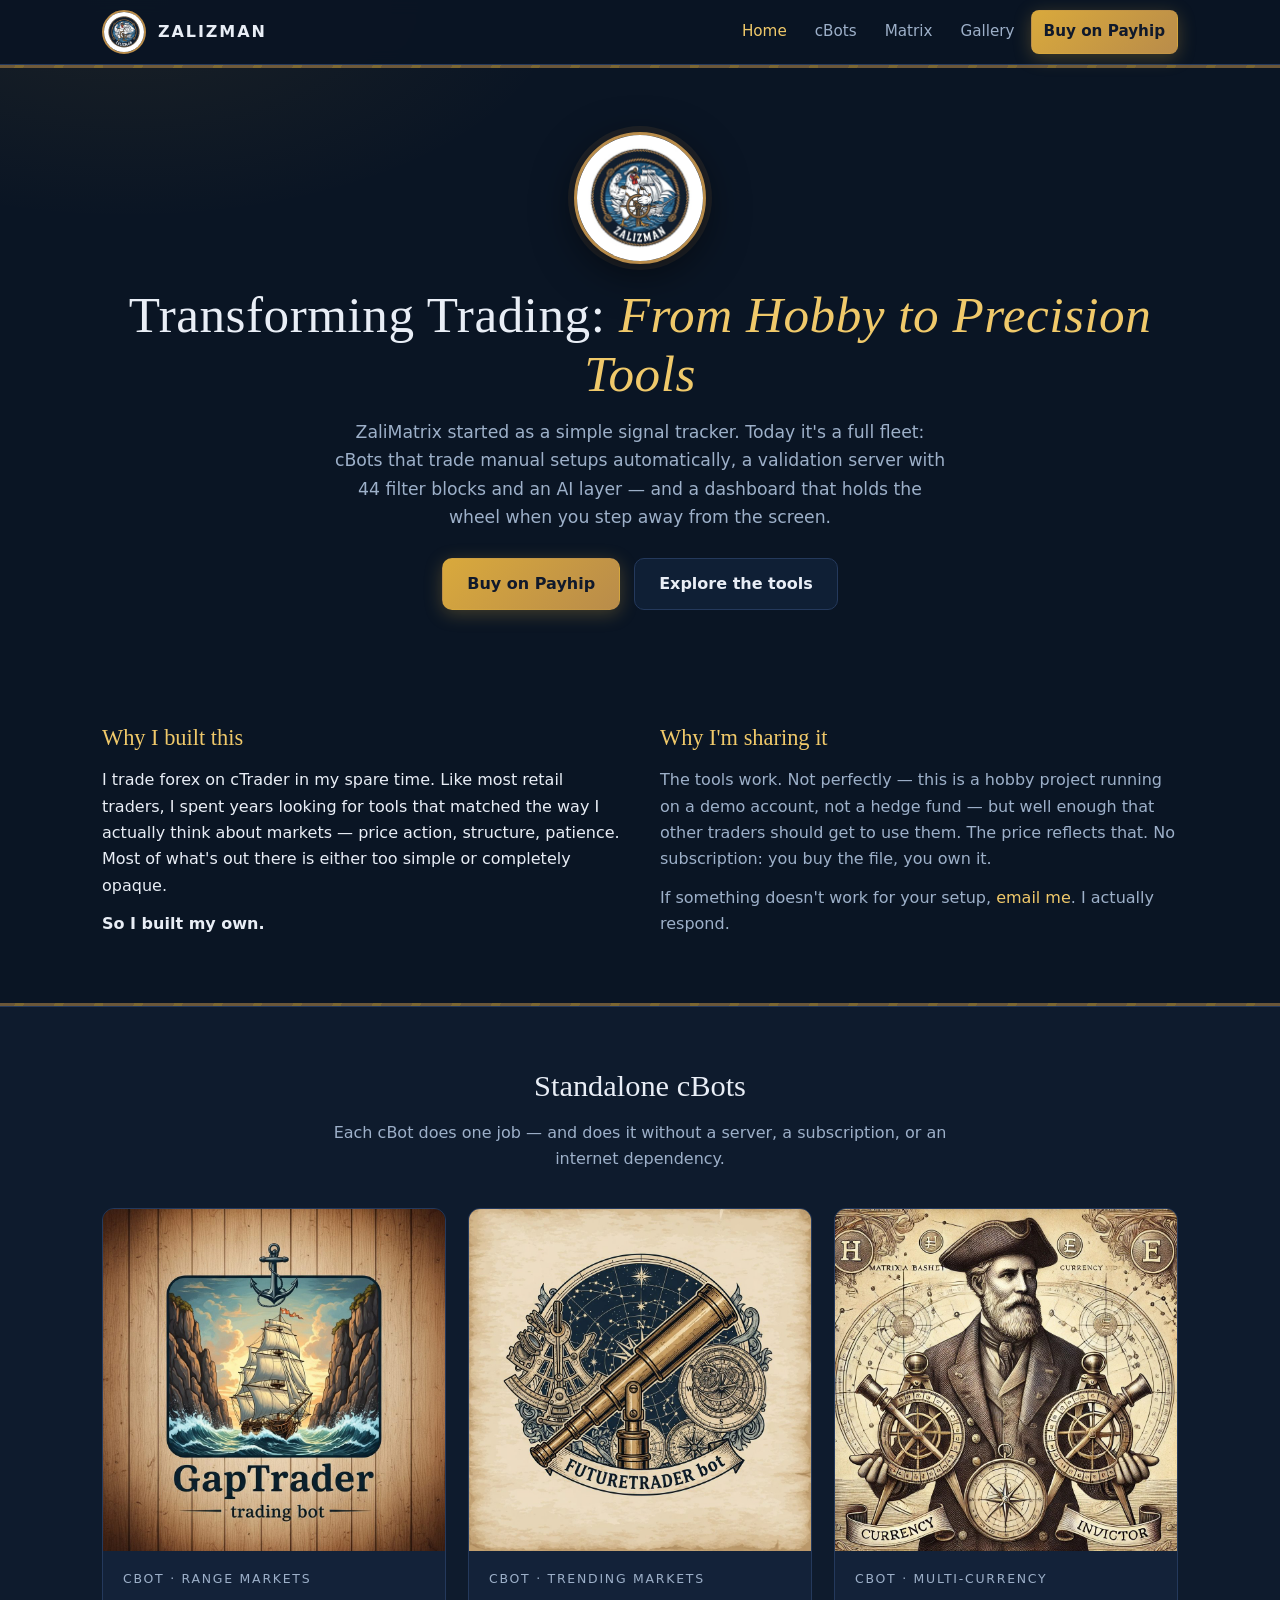
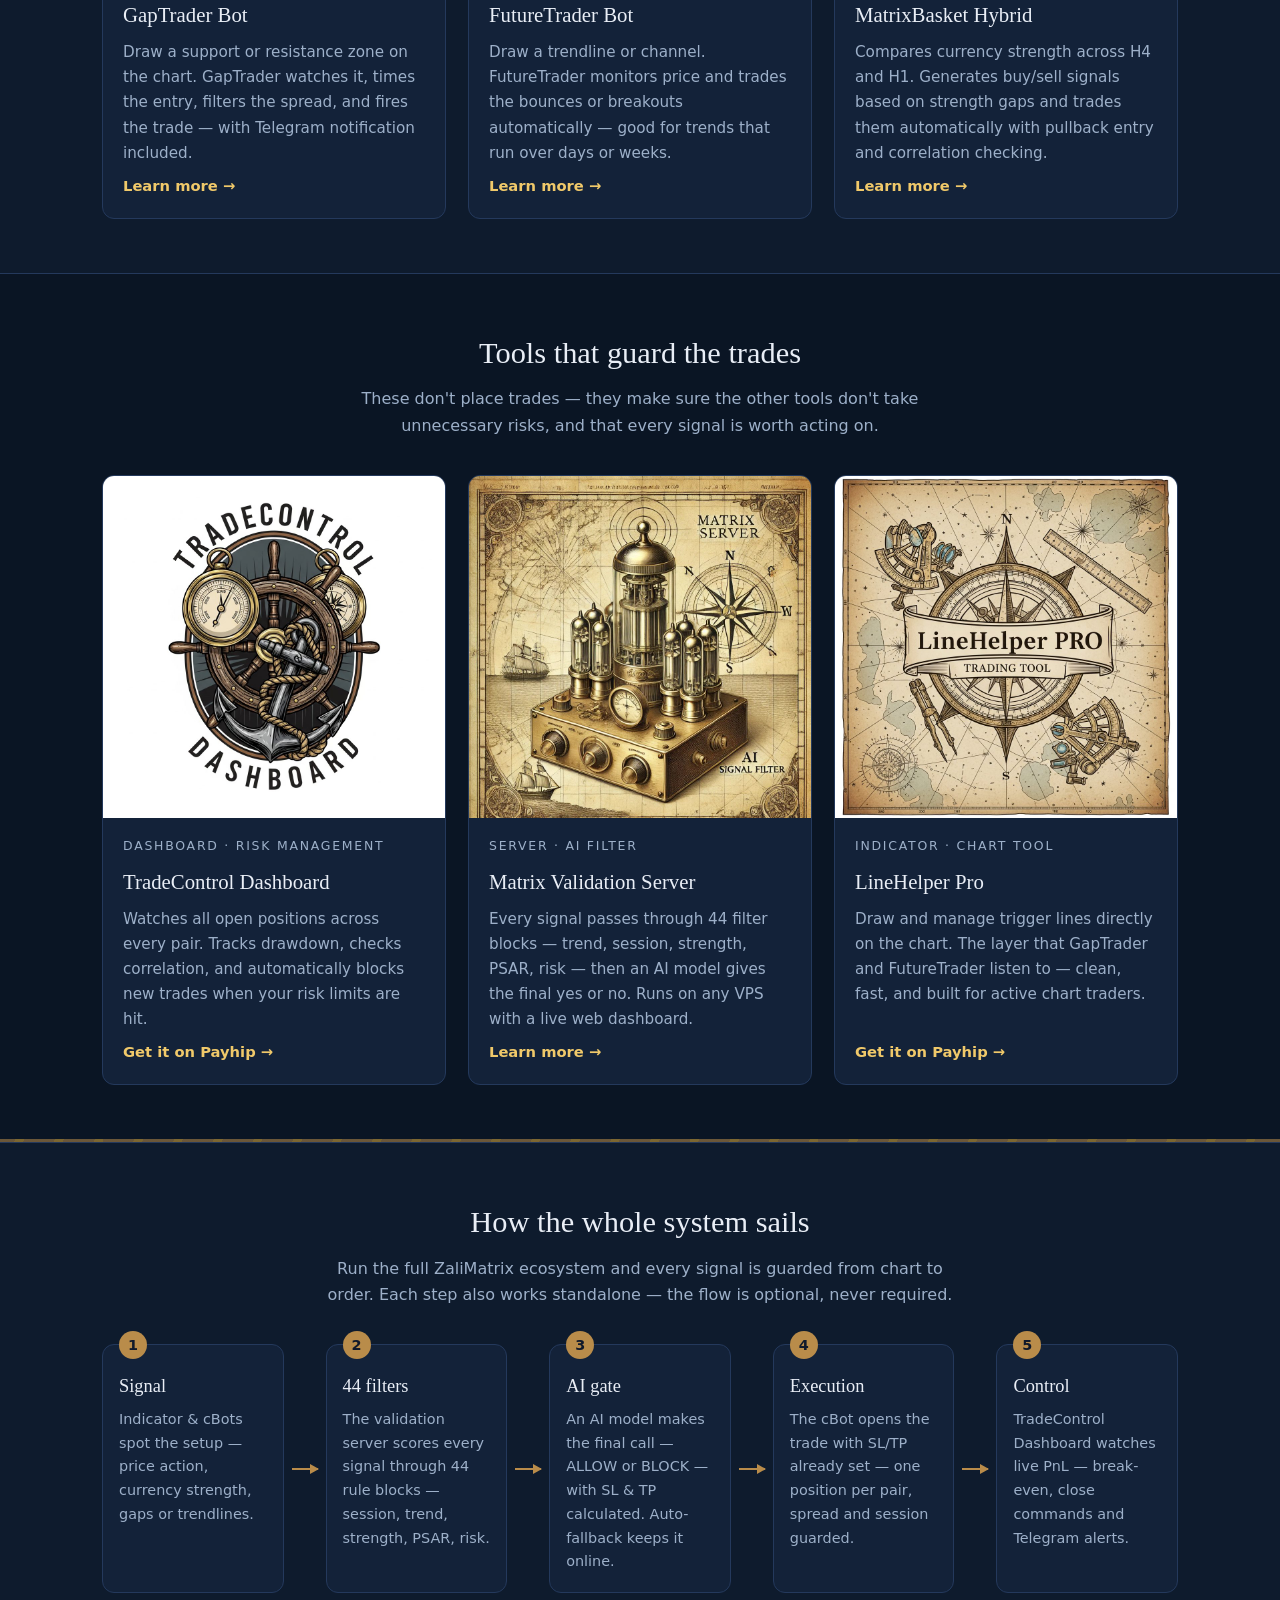
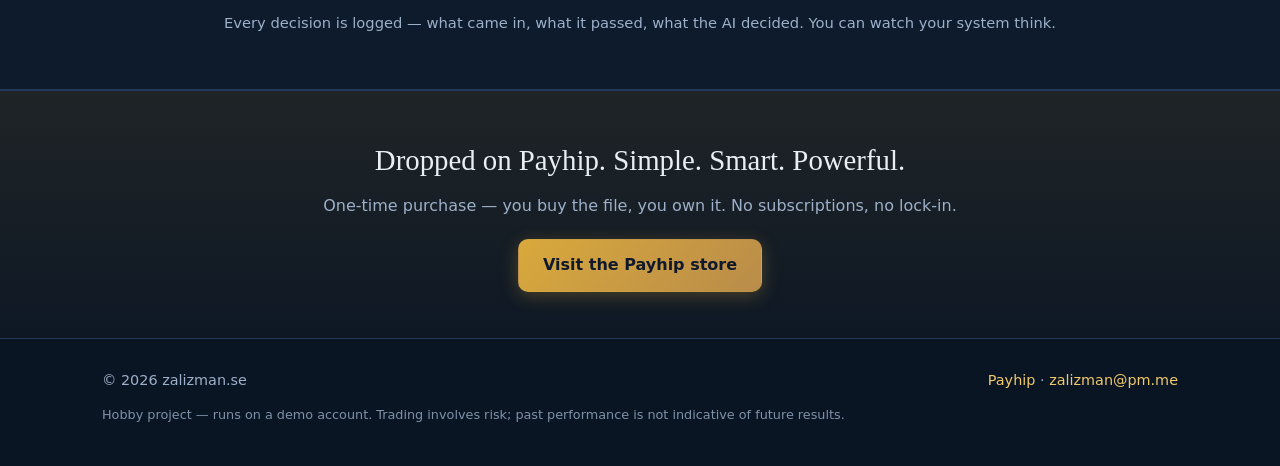
<file: docs/index.html>
<!DOCTYPE html>
<html lang="en">
<head>
  <meta charset="UTF-8">
  <meta name="viewport" content="width=device-width, initial-scale=1.0">
  <title>Zalizman — Trading Tools for cTrader</title>
  <meta name="description" content="ZaliMatrix: standalone cBots, a validation server with 44 filter blocks and an AI layer, and chart tools for cTrader. One-time purchase on Payhip — no subscriptions.">
  <link rel="icon" type="image/jpeg" href="images/logo.jpg">
  <style>
    :root {
      --bg: #0a1524; --bg-soft: #0f1f35; --surface: #132239; --surface-2: #182b47;
      --border: #24395c; --fg: #e9eef6; --muted: #9db0c9;
      --brass: #d9a93c; --brass-bright: #f0c96a; --rope: #b98c4a; --sea: #4da3ff;
      --green: #3fbf7f; --danger: #d64545; --maxw: 1120px;
      --font-display: Georgia, 'Times New Roman', serif;
      --font-body: "Segoe UI", system-ui, -apple-system, Roboto, sans-serif;
    }
    * { box-sizing: border-box; }
    html { scroll-behavior: smooth; }
    body { margin: 0; font-family: var(--font-body); background:
      radial-gradient(1100px 500px at 80% -8%, rgba(77,163,255,.10), transparent 60%),
      radial-gradient(800px 400px at 10% 0%, rgba(217,169,60,.08), transparent 55%),
      var(--bg); color: var(--fg); line-height: 1.65; }
    img { max-width: 100%; height: auto; display: block; }
    a { color: var(--brass-bright); text-decoration: none; }
    a:hover { text-decoration: underline; }
    .wrap { max-width: var(--maxw); margin: 0 auto; padding: 0 22px; }
    .rope-line { height: 3px; border: 0; margin: 0; background: repeating-linear-gradient(115deg, var(--rope) 0 14px, var(--brass) 14px 22px, var(--rope) 22px 36px); opacity: .55; }
    .site-header { position: sticky; top: 0; z-index: 50; background: rgba(10,21,36,.94); backdrop-filter: blur(8px); border-bottom: 1px solid var(--border); }
    .site-header .wrap { display: flex; align-items: center; gap: 18px; padding: 10px 22px; }
    .brand { display: flex; align-items: center; gap: 12px; font-weight: 800; letter-spacing: .12em; color: var(--fg); font-size: 1rem; }
    .brand:hover { text-decoration: none; }
    .brand img { width: 44px; height: 44px; border-radius: 50%; border: 2px solid var(--rope); }
    nav.main-nav { margin-left: auto; display: flex; align-items: center; gap: 4px; flex-wrap: wrap; }
    nav.main-nav a { color: var(--muted); padding: 8px 12px; border-radius: 8px; font-size: .95rem; }
    nav.main-nav a:hover { color: var(--fg); background: var(--bg-soft); text-decoration: none; }
    nav.main-nav a.active { color: var(--brass-bright); }
    .btn { display: inline-block; padding: 12px 24px; border-radius: 10px; font-weight: 700; font-size: 1rem; border: 1px solid transparent; transition: transform .12s ease; cursor: pointer; }
    .btn:hover { text-decoration: none; transform: translateY(-1px); }
    .btn-brass { background: linear-gradient(135deg, var(--brass), var(--rope)); color: #10192b; box-shadow: 0 4px 18px rgba(217,169,60,.28); }
    .btn-ghost { border-color: var(--border); color: var(--fg); background: var(--bg-soft); }
    .btn-sm { padding: 8px 16px; font-size: .9rem; }
    nav.main-nav a.btn-brass { color: #10192b; }
    .hero { padding: 64px 0 56px; text-align: center; position: relative; }
    .hero .badge { width: 132px; height: 132px; margin: 0 auto 22px; border-radius: 50%; border: 3px solid var(--rope); box-shadow: 0 10px 40px rgba(0,0,0,.5), 0 0 0 6px rgba(185,140,74,.12); }
    .hero h1 { font-family: var(--font-display); font-weight: 400; font-size: clamp(2rem, 5vw, 3.2rem); line-height: 1.15; margin: 0 0 14px; letter-spacing: .01em; }
    .hero h1 .accent { color: var(--brass-bright); font-style: italic; }
    .hero .lead { color: var(--muted); max-width: 620px; margin: 0 auto 26px; font-size: 1.08rem; }
    .cta-row { display: flex; gap: 14px; justify-content: center; flex-wrap: wrap; }
    section { padding: 54px 0; }
    .section-title { font-family: var(--font-display); font-weight: 400; font-size: 1.9rem; margin: 0 0 8px; text-align: center; }
    .section-sub { color: var(--muted); text-align: center; max-width: 640px; margin: 0 auto 36px; }
    .section-soft { background: rgba(19,34,57,.45); border-top: 1px solid var(--border); border-bottom: 1px solid var(--border); }
    .story { display: grid; grid-template-columns: 1fr 1fr; gap: 40px; }
    .story h3 { font-family: var(--font-display); font-weight: 400; font-size: 1.4rem; margin: 0 0 10px; color: var(--brass-bright); }
    .story p { margin: 0 0 12px; color: var(--fg); }
    .story .muted { color: var(--muted); }
    .grid-3 { display: grid; grid-template-columns: repeat(3, 1fr); gap: 22px; }
    .card { background: var(--surface); border: 1px solid var(--border); border-radius: 12px; overflow: hidden; display: flex; flex-direction: column; transition: transform .15s ease, border-color .15s ease; }
    .card:hover { transform: translateY(-3px); border-color: var(--rope); }
    .card .thumb { background: var(--bg-soft); }
    .card .thumb img { width: 100%; height: auto; }
    .card .body { padding: 18px 20px 20px; display: flex; flex-direction: column; gap: 8px; flex: 1; }
    .card .cat { font-size: .78rem; letter-spacing: .14em; text-transform: uppercase; color: var(--muted); }
    .card h3 { font-family: var(--font-display); font-weight: 400; font-size: 1.3rem; margin: 0; }
    .card p { margin: 0; color: var(--muted); font-size: .95rem; flex: 1; }
    .card .card-link { font-weight: 700; font-size: .92rem; color: var(--brass-bright); }
    .card .card-link:hover { text-decoration: underline; }
    .flow { display: flex; align-items: stretch; gap: 8px; margin: 10px 0 18px; flex-wrap: wrap; }
    .flow-step { flex: 1 1 170px; background: var(--surface); border: 1px solid var(--border); border-radius: 12px; padding: 18px 16px; position: relative; min-width: 160px; }
    .flow-num { position: absolute; top: -14px; left: 16px; width: 28px; height: 28px; border-radius: 50%; background: var(--rope); color: #10192b; display: flex; align-items: center; justify-content: center; font-weight: 800; font-size: .9rem; }
    .flow-step h3 { font-family: var(--font-display); font-weight: 400; font-size: 1.15rem; margin: 8px 0 6px; }
    .flow-step p { margin: 0; font-size: .9rem; color: var(--muted); }
    .flow-arrow { align-self: center; width: 26px; height: 2px; background: var(--rope); position: relative; flex: 0 0 26px; }
    .flow-arrow::after { content: ""; position: absolute; right: -1px; top: -4px; border-left: 9px solid var(--rope); border-top: 5px solid transparent; border-bottom: 5px solid transparent; }
    .flow-note { color: var(--muted); font-size: .92rem; text-align: center; margin: 18px 0 0; }
    .cta-band { padding: 46px 0; text-align: center; background: linear-gradient(180deg, rgba(217,169,60,.10), rgba(217,169,60,.02)); border-top: 1px solid var(--border); }
    .cta-band h2 { font-family: var(--font-display); font-weight: 400; font-size: 1.8rem; margin: 0 0 8px; }
    .cta-band p { color: var(--muted); margin: 0 0 20px; }
    .site-footer { padding: 30px 0 40px; border-top: 1px solid var(--border); color: var(--muted); font-size: .9rem; }
    .site-footer .wrap { display: flex; justify-content: space-between; gap: 12px; flex-wrap: wrap; }
    .footer-note { flex-basis: 100%; font-size: .8rem; opacity: .8; }
    @media (max-width: 900px) { .grid-3 { grid-template-columns: 1fr 1fr; } .story { grid-template-columns: 1fr; } .flow { flex-direction: column; } .flow-arrow { width: 2px; height: 22px; align-self: center; flex-basis: 22px; } .flow-arrow::after { right: auto; top: auto; bottom: -1px; left: -4px; border-left: 5px solid transparent; border-right: 5px solid transparent; border-top: 9px solid var(--rope); border-bottom: 0; } }
    @media (max-width: 600px) { .grid-3 { grid-template-columns: 1fr; } .hero h1 { font-size: 1.9rem; } .site-header .wrap { flex-wrap: wrap; } nav.main-nav { margin-left: 0; width: 100%; justify-content: center; } }
  </style>
</head>
<body>

<header class="site-header">
  <div class="wrap">
    <a class="brand" href="index.html">
      <img src="images/logo.jpg" alt="Zalizman — the rooster captain at the helm">
      <span>ZALIZMAN</span>
    </a>
    <nav class="main-nav">
      <a href="index.html" class="active">Home</a>
      <a href="cbots.html">cBots</a>
      <a href="matrix.html">Matrix</a>
      <a href="pics.html">Gallery</a>
      <a href="https://payhip.com/ZalizmanTrading" class="btn btn-brass btn-sm" target="_blank" rel="noopener">Buy on Payhip</a>
    </nav>
  </div>
</header>
<hr class="rope-line">

<section class="hero">
  <div class="wrap">
    <img class="badge" src="images/logo.jpg" alt="Zalizman — the rooster captain at the wheel">
    <h1>Transforming Trading: <span class="accent">From Hobby to Precision Tools</span></h1>
    <p class="lead">ZaliMatrix started as a simple signal tracker. Today it's a full fleet: cBots that trade manual setups automatically, a validation server with 44 filter blocks and an AI layer — and a dashboard that holds the wheel when you step away from the screen.</p>
    <div class="cta-row">
      <a class="btn btn-brass" href="https://payhip.com/ZalizmanTrading" target="_blank" rel="noopener">Buy on Payhip</a>
      <a class="btn btn-ghost" href="#tools">Explore the tools</a>
    </div>
  </div>
</section>

<section>
  <div class="wrap story">
    <div>
      <h3>Why I built this</h3>
      <p>I trade forex on cTrader in my spare time. Like most retail traders, I spent years looking for tools that matched the way I actually think about markets — price action, structure, patience. Most of what's out there is either too simple or completely opaque.</p>
      <p><strong>So I built my own.</strong></p>
    </div>
    <div>
      <h3>Why I'm sharing it</h3>
      <p class="muted">The tools work. Not perfectly — this is a hobby project running on a demo account, not a hedge fund — but well enough that other traders should get to use them. The price reflects that. No subscription: you buy the file, you own it.</p>
      <p class="muted">If something doesn't work for your setup, <a href="mailto:zalizman@pm.me">email me</a>. I actually respond.</p>
    </div>
  </div>
</section>

<hr class="rope-line">

<section id="tools" class="section-soft">
  <div class="wrap">
    <h2 class="section-title">Standalone cBots</h2>
    <p class="section-sub">Each cBot does one job — and does it without a server, a subscription, or an internet dependency.</p>
    <div class="grid-3">
      <div class="card">
        <div class="thumb"><img src="images/gaptrader.jpg" alt="GapTrader Bot" loading="lazy"></div>
        <div class="body">
          <span class="cat">cBot · Range markets</span>
          <h3>GapTrader Bot</h3>
          <p>Draw a support or resistance zone on the chart. GapTrader watches it, times the entry, filters the spread, and fires the trade — with Telegram notification included.</p>
          <a class="card-link" href="cbots.html">Learn more →</a>
        </div>
      </div>
      <div class="card">
        <div class="thumb"><img src="images/futuretrader.jpg" alt="FutureTrader Bot" loading="lazy"></div>
        <div class="body">
          <span class="cat">cBot · Trending markets</span>
          <h3>FutureTrader Bot</h3>
          <p>Draw a trendline or channel. FutureTrader monitors price and trades the bounces or breakouts automatically — good for trends that run over days or weeks.</p>
          <a class="card-link" href="cbots.html">Learn more →</a>
        </div>
      </div>
      <div class="card">
        <div class="thumb"><img src="images/matrix-indicator.jpg" alt="MatrixBasket Hybrid" loading="lazy"></div>
        <div class="body">
          <span class="cat">cBot · Multi-currency</span>
          <h3>MatrixBasket Hybrid</h3>
          <p>Compares currency strength across H4 and H1. Generates buy/sell signals based on strength gaps and trades them automatically with pullback entry and correlation checking.</p>
          <a class="card-link" href="matrix.html">Learn more →</a>
        </div>
      </div>
    </div>
  </div>
</section>

<section>
  <div class="wrap">
    <h2 class="section-title">Tools that guard the trades</h2>
    <p class="section-sub">These don't place trades — they make sure the other tools don't take unnecessary risks, and that every signal is worth acting on.</p>
    <div class="grid-3">
      <div class="card">
        <div class="thumb"><img src="images/tradecontrol.jpg" alt="TradeControl Dashboard" loading="lazy"></div>
        <div class="body">
          <span class="cat">Dashboard · Risk management</span>
          <h3>TradeControl Dashboard</h3>
          <p>Watches all open positions across every pair. Tracks drawdown, checks correlation, and automatically blocks new trades when your risk limits are hit.</p>
          <a class="card-link" href="https://payhip.com/ZalizmanTrading" target="_blank" rel="noopener">Get it on Payhip →</a>
        </div>
      </div>
      <div class="card">
        <div class="thumb"><img src="images/ai-validator.jpg" alt="Matrix Validation Server" loading="lazy"></div>
        <div class="body">
          <span class="cat">Server · AI filter</span>
          <h3>Matrix Validation Server</h3>
          <p>Every signal passes through 44 filter blocks — trend, session, strength, PSAR, risk — then an AI model gives the final yes or no. Runs on any VPS with a live web dashboard.</p>
          <a class="card-link" href="matrix.html">Learn more →</a>
        </div>
      </div>
      <div class="card">
        <div class="thumb"><img src="images/linehelper.jpg" alt="LineHelper Pro" loading="lazy"></div>
        <div class="body">
          <span class="cat">Indicator · Chart tool</span>
          <h3>LineHelper Pro</h3>
          <p>Draw and manage trigger lines directly on the chart. The layer that GapTrader and FutureTrader listen to — clean, fast, and built for active chart traders.</p>
          <a class="card-link" href="https://payhip.com/ZalizmanTrading" target="_blank" rel="noopener">Get it on Payhip →</a>
        </div>
      </div>
    </div>
  </div>
</section>

<hr class="rope-line">

<section id="flow" class="section-soft">
  <div class="wrap">
    <h2 class="section-title">How the whole system sails</h2>
    <p class="section-sub">Run the full ZaliMatrix ecosystem and every signal is guarded from chart to order. Each step also works standalone — the flow is optional, never required.</p>
    <div class="flow">
      <div class="flow-step">
        <span class="flow-num">1</span>
        <h3>Signal</h3>
        <p>Indicator &amp; cBots spot the setup — price action, currency strength, gaps or trendlines.</p>
      </div>
      <div class="flow-arrow"></div>
      <div class="flow-step">
        <span class="flow-num">2</span>
        <h3>44 filters</h3>
        <p>The validation server scores every signal through 44 rule blocks — session, trend, strength, PSAR, risk.</p>
      </div>
      <div class="flow-arrow"></div>
      <div class="flow-step">
        <span class="flow-num">3</span>
        <h3>AI gate</h3>
        <p>An AI model makes the final call — ALLOW or BLOCK — with SL &amp; TP calculated. Auto-fallback keeps it online.</p>
      </div>
      <div class="flow-arrow"></div>
      <div class="flow-step">
        <span class="flow-num">4</span>
        <h3>Execution</h3>
        <p>The cBot opens the trade with SL/TP already set — one position per pair, spread and session guarded.</p>
      </div>
      <div class="flow-arrow"></div>
      <div class="flow-step">
        <span class="flow-num">5</span>
        <h3>Control</h3>
        <p>TradeControl Dashboard watches live PnL — break-even, close commands and Telegram alerts.</p>
      </div>
    </div>
    <p class="flow-note">Every decision is logged — what came in, what it passed, what the AI decided. You can watch your system think.</p>
  </div>
</section>

<section class="cta-band">
  <div class="wrap">
    <h2>Dropped on Payhip. Simple. Smart. Powerful.</h2>
    <p>One-time purchase — you buy the file, you own it. No subscriptions, no lock-in.</p>
    <a class="btn btn-brass" href="https://payhip.com/ZalizmanTrading" target="_blank" rel="noopener">Visit the Payhip store</a>
  </div>
</section>

<footer class="site-footer">
  <div class="wrap">
    <span>© 2026 zalizman.se</span>
    <span><a href="https://payhip.com/ZalizmanTrading" target="_blank" rel="noopener">Payhip</a> · <a href="mailto:zalizman@pm.me">zalizman@pm.me</a></span>
    <span class="footer-note">Hobby project — runs on a demo account. Trading involves risk; past performance is not indicative of future results.</span>
  </div>
</footer>

</body>
</html>
</file>
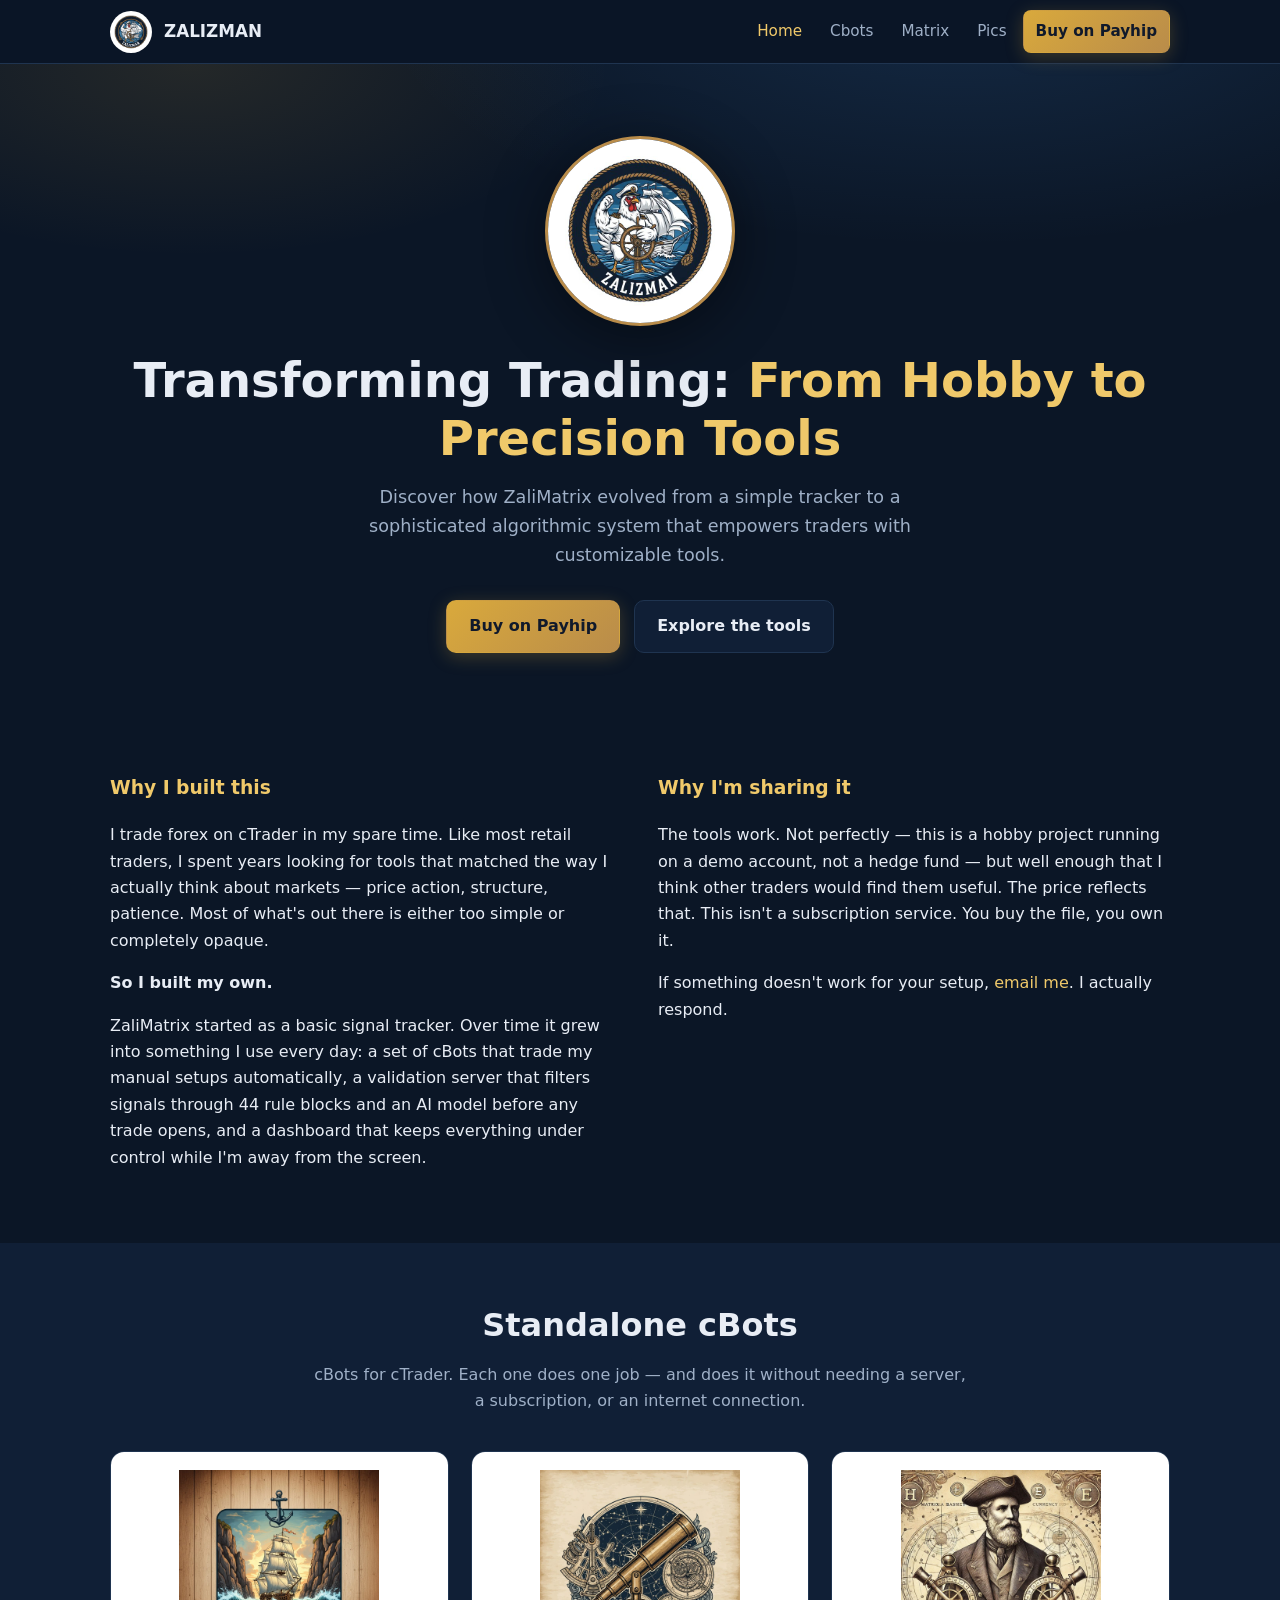
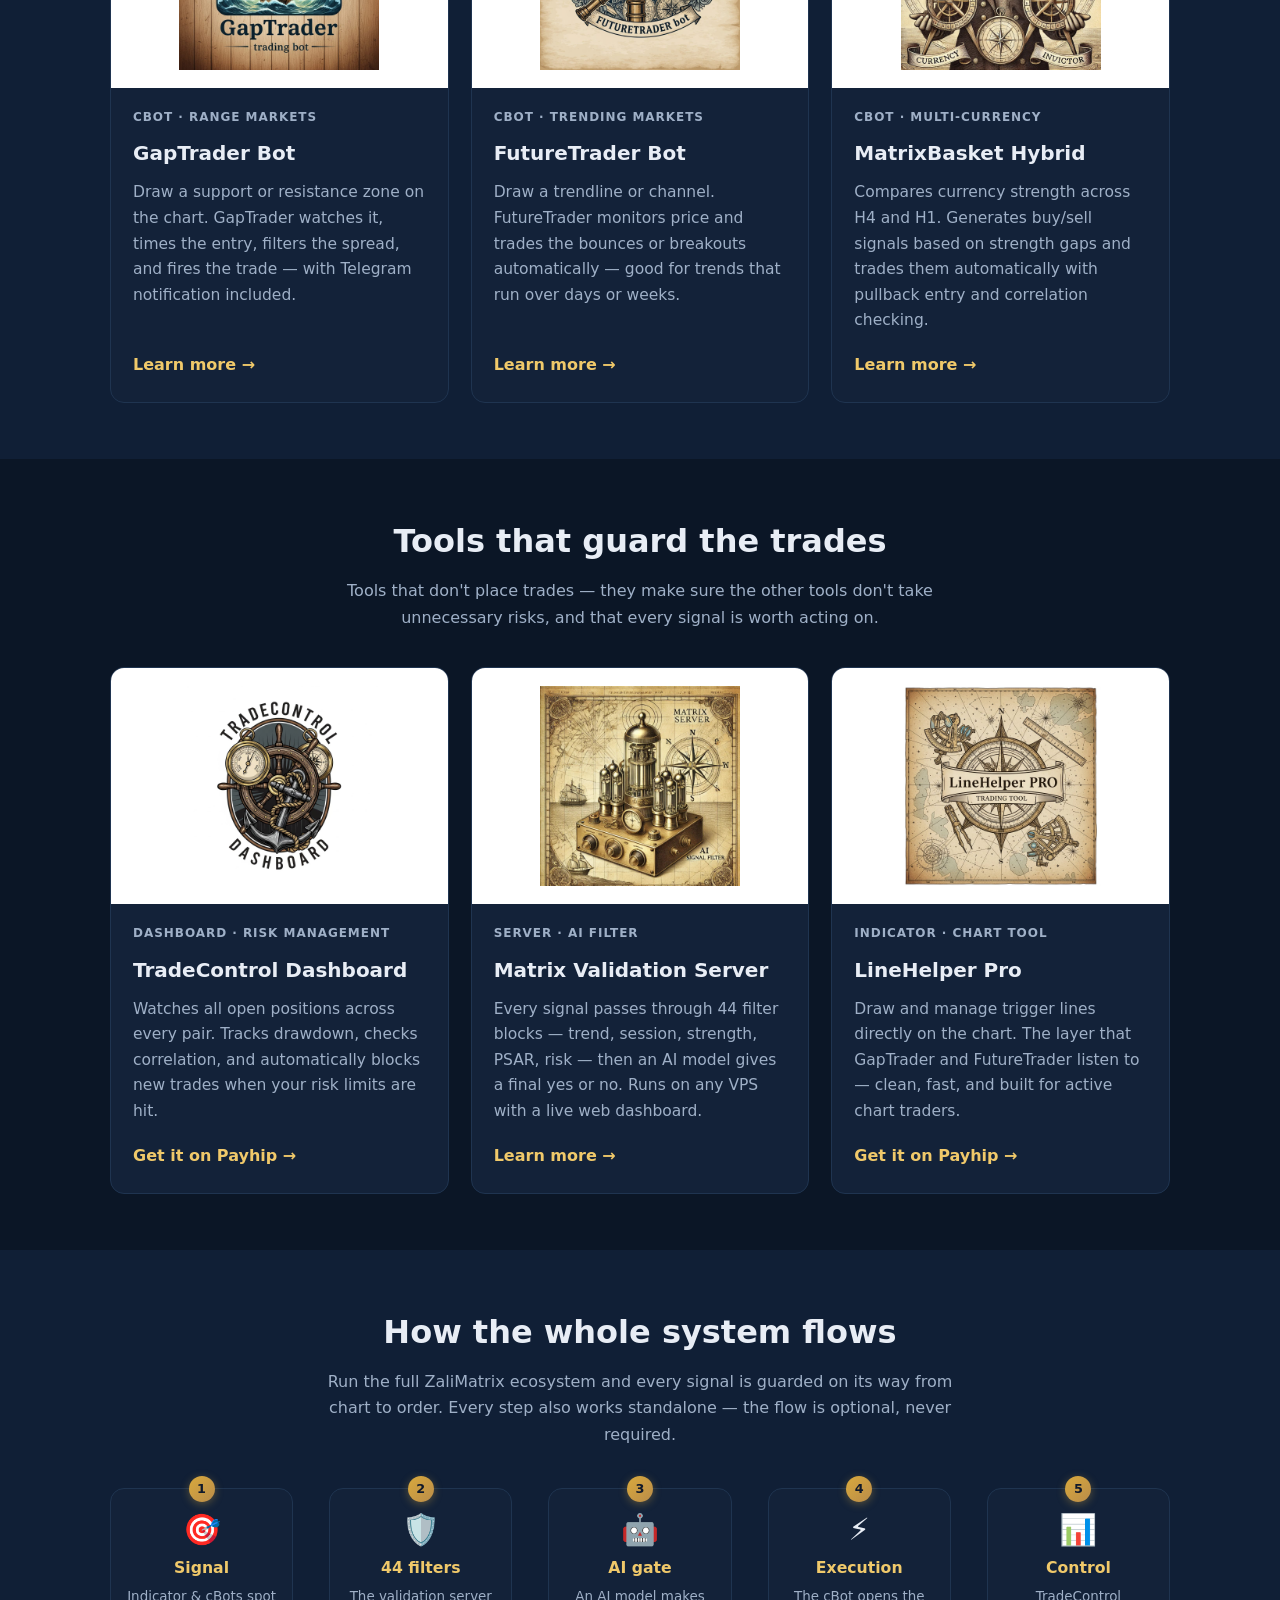
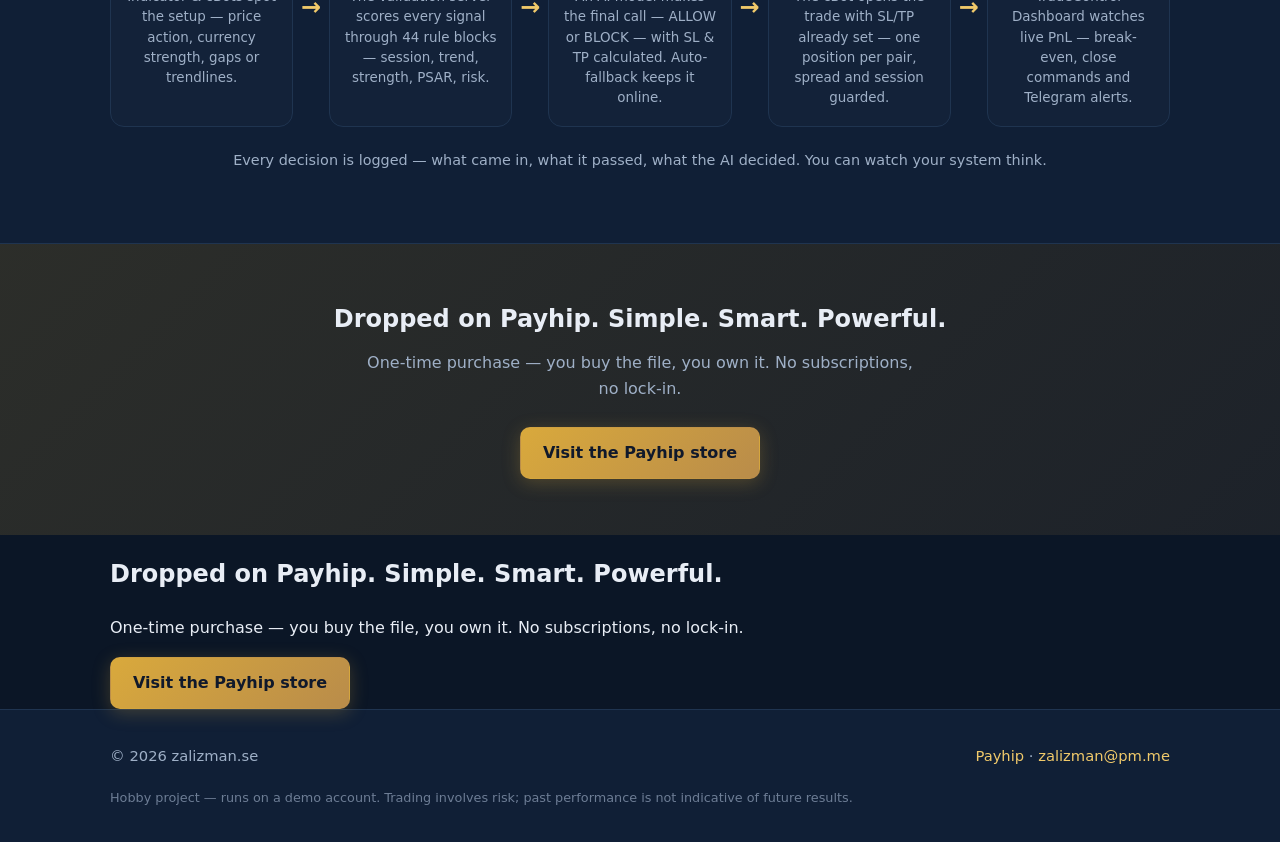
<file: site_backup_2026-11-20/index.html>
<!DOCTYPE html>
<html lang="en">
<head>
  <meta charset="UTF-8">
  <meta name="viewport" content="width=device-width, initial-scale=1.0">
  <title>Zalizman — Trading Tools for cTrader</title>
  <meta name="description" content="ZaliMatrix: standalone cBots, a validation server with 44 filter blocks and an AI layer, and chart tools for cTrader. One-time purchase on Payhip — no subscriptions.">
  <link rel="icon" type="image/jpeg" href="images/logo.jpg">
  <link rel="stylesheet" href="style.css">
</head>
<body>

<header class="site-header">
  <div class="wrap">
    <a class="brand" href="index.html">
      <img src="images/logo.jpg" alt="Zalizman logo">
      <span>ZALIZMAN</span>
    </a>
    <nav class="main-nav">
      <a href="index.html" class="active">Home</a>
      <a href="cbots.html">Cbots</a>
      <a href="matrix.html">Matrix</a>
      <a href="pics.html">Pics</a>
      <a href="https://payhip.com/ZalizmanTrading" class="btn btn-gold btn-sm" target="_blank" rel="noopener">Buy on Payhip</a>
    </nav>
  </div>
</header>

<section class="hero">
  <div class="wrap">
    <img class="logo-badge" src="images/logo.jpg" alt="Zalizman — captain at the helm">
    <h1>Transforming Trading: <span class="accent">From Hobby to Precision Tools</span></h1>
    <p class="lead">Discover how ZaliMatrix evolved from a simple tracker to a sophisticated algorithmic system that empowers traders with customizable tools.</p>
    <div class="cta-row">
      <a class="btn btn-gold" href="https://payhip.com/ZalizmanTrading" target="_blank" rel="noopener">Buy on Payhip</a>
      <a class="btn btn-ghost" href="#tools">Explore the tools</a>
    </div>
  </div>
</section>

<section>
  <div class="wrap story">
    <div>
      <h3>Why I built this</h3>
      <p>I trade forex on cTrader in my spare time. Like most retail traders, I spent years looking for tools that matched the way I actually think about markets — price action, structure, patience. Most of what's out there is either too simple or completely opaque.</p>
      <p><strong>So I built my own.</strong></p>
      <p>ZaliMatrix started as a basic signal tracker. Over time it grew into something I use every day: a set of cBots that trade my manual setups automatically, a validation server that filters signals through 44 rule blocks and an AI model before any trade opens, and a dashboard that keeps everything under control while I'm away from the screen.</p>
    </div>
    <div>
      <h3>Why I'm sharing it</h3>
      <p>The tools work. Not perfectly — this is a hobby project running on a demo account, not a hedge fund — but well enough that I think other traders would find them useful. The price reflects that. This isn't a subscription service. You buy the file, you own it.</p>
      <p>If something doesn't work for your setup, <a href="mailto:zalizman@pm.me">email me</a>. I actually respond.</p>
    </div>
  </div>
</section>

<section id="tools" class="section-soft">
  <div class="wrap">
    <h2 class="section-title">Standalone cBots</h2>
    <p class="section-sub">cBots for cTrader. Each one does one job — and does it without needing a server, a subscription, or an internet connection.</p>
    <div class="grid-3">
      <div class="card">
        <div class="thumb"><img src="images/gaptrader.jpg" alt="GapTrader Bot" loading="lazy"></div>
        <div class="body">
          <span class="cat">cBot · Range markets</span>
          <h3>GapTrader Bot</h3>
          <p>Draw a support or resistance zone on the chart. GapTrader watches it, times the entry, filters the spread, and fires the trade — with Telegram notification included.</p>
          <a class="card-link" href="cbots.html">Learn more →</a>
        </div>
      </div>
      <div class="card">
        <div class="thumb"><img src="images/futuretrader.jpg" alt="FutureTrader Bot" loading="lazy"></div>
        <div class="body">
          <span class="cat">cBot · Trending markets</span>
          <h3>FutureTrader Bot</h3>
          <p>Draw a trendline or channel. FutureTrader monitors price and trades the bounces or breakouts automatically — good for trends that run over days or weeks.</p>
          <a class="card-link" href="cbots.html">Learn more →</a>
        </div>
      </div>
      <div class="card">
        <div class="thumb"><img src="images/matrix-indicator.jpg" alt="MatrixBasket Hybrid" loading="lazy"></div>
        <div class="body">
          <span class="cat">cBot · Multi-currency</span>
          <h3>MatrixBasket Hybrid</h3>
          <p>Compares currency strength across H4 and H1. Generates buy/sell signals based on strength gaps and trades them automatically with pullback entry and correlation checking.</p>
          <a class="card-link" href="matrix.html">Learn more →</a>
        </div>
      </div>
    </div>
  </div>
</section>

<section>
  <div class="wrap">
    <h2 class="section-title">Tools that guard the trades</h2>
    <p class="section-sub">Tools that don't place trades — they make sure the other tools don't take unnecessary risks, and that every signal is worth acting on.</p>
    <div class="grid-3">
      <div class="card">
        <div class="thumb"><img src="images/tradecontrol.jpg" alt="TradeControl Dashboard" loading="lazy"></div>
        <div class="body">
          <span class="cat">Dashboard · Risk management</span>
          <h3>TradeControl Dashboard</h3>
          <p>Watches all open positions across every pair. Tracks drawdown, checks correlation, and automatically blocks new trades when your risk limits are hit.</p>
          <a class="card-link" href="https://payhip.com/ZalizmanTrading" target="_blank" rel="noopener">Get it on Payhip →</a>
        </div>
      </div>
      <div class="card">
        <div class="thumb"><img src="images/ai-validator.jpg" alt="Matrix Validation Server" loading="lazy"></div>
        <div class="body">
          <span class="cat">Server · AI filter</span>
          <h3>Matrix Validation Server</h3>
          <p>Every signal passes through 44 filter blocks — trend, session, strength, PSAR, risk — then an AI model gives a final yes or no. Runs on any VPS with a live web dashboard.</p>
          <a class="card-link" href="matrix.html">Learn more →</a>
        </div>
      </div>
      <div class="card">
        <div class="thumb"><img src="images/linehelper.jpg" alt="LineHelper Pro" loading="lazy"></div>
        <div class="body">
          <span class="cat">Indicator · Chart tool</span>
          <h3>LineHelper Pro</h3>
          <p>Draw and manage trigger lines directly on the chart. The layer that GapTrader and FutureTrader listen to — clean, fast, and built for active chart traders.</p>
          <a class="card-link" href="https://payhip.com/ZalizmanTrading" target="_blank" rel="noopener">Get it on Payhip →</a>
        </div>
      </div>
    </div>
  </div>
</section>

<section id="flow" class="section-soft">
  <div class="wrap">
    <h2 class="section-title">How the whole system flows</h2>
    <p class="section-sub">Run the full ZaliMatrix ecosystem and every signal is guarded on its way from chart to order. Every step also works standalone — the flow is optional, never required.</p>
    <div class="flow">
      <div class="flow-step">
        <span class="flow-num">1</span>
        <div class="flow-icon">🎯</div>
        <h3>Signal</h3>
        <p>Indicator &amp; cBots spot the setup — price action, currency strength, gaps or trendlines.</p>
      </div>
      <div class="flow-arrow">→</div>
      <div class="flow-step">
        <span class="flow-num">2</span>
        <div class="flow-icon">🛡️</div>
        <h3>44 filters</h3>
        <p>The validation server scores every signal through 44 rule blocks — session, trend, strength, PSAR, risk.</p>
      </div>
      <div class="flow-arrow">→</div>
      <div class="flow-step">
        <span class="flow-num">3</span>
        <div class="flow-icon">🤖</div>
        <h3>AI gate</h3>
        <p>An AI model makes the final call — ALLOW or BLOCK — with SL &amp; TP calculated. Auto-fallback keeps it online.</p>
      </div>
      <div class="flow-arrow">→</div>
      <div class="flow-step">
        <span class="flow-num">4</span>
        <div class="flow-icon">⚡</div>
        <h3>Execution</h3>
        <p>The cBot opens the trade with SL/TP already set — one position per pair, spread and session guarded.</p>
      </div>
      <div class="flow-arrow">→</div>
      <div class="flow-step">
        <span class="flow-num">5</span>
        <div class="flow-icon">📊</div>
        <h3>Control</h3>
        <p>TradeControl Dashboard watches live PnL — break-even, close commands and Telegram alerts.</p>
      </div>
    </div>
    <p class="flow-note">Every decision is logged — what came in, what it passed, what the AI decided. You can watch your system think.</p>
  </div>
</section>

<section class="cta-band">
  <div class="wrap">
    <h2>Dropped on Payhip. Simple. Smart. Powerful.</h2>
    <p>One-time purchase — you buy the file, you own it. No subscriptions, no lock-in.</p>
    <a class="btn btn-gold" href="https://payhip.com/ZalizmanTrading" target="_blank" rel="noopener">Visit the Payhip store</a>
  </div>
</section>
  <div class="wrap">
    <h2>Dropped on Payhip. Simple. Smart. Powerful.</h2>
    <p>One-time purchase — you buy the file, you own it. No subscriptions, no lock-in.</p>
    <a class="btn btn-gold" href="https://payhip.com/ZalizmanTrading" target="_blank" rel="noopener">Visit the Payhip store</a>
  </div>
</section>

<footer class="site-footer">
  <div class="wrap">
    <span>© 2026 zalizman.se</span>
    <span><a href="https://payhip.com/ZalizmanTrading" target="_blank" rel="noopener">Payhip</a> · <a href="mailto:zalizman@pm.me">zalizman@pm.me</a></span>
    <span class="footer-note">Hobby project — runs on a demo account. Trading involves risk; past performance is not indicative of future results.</span>
  </div>
</footer>

</body>
</html>
</file>
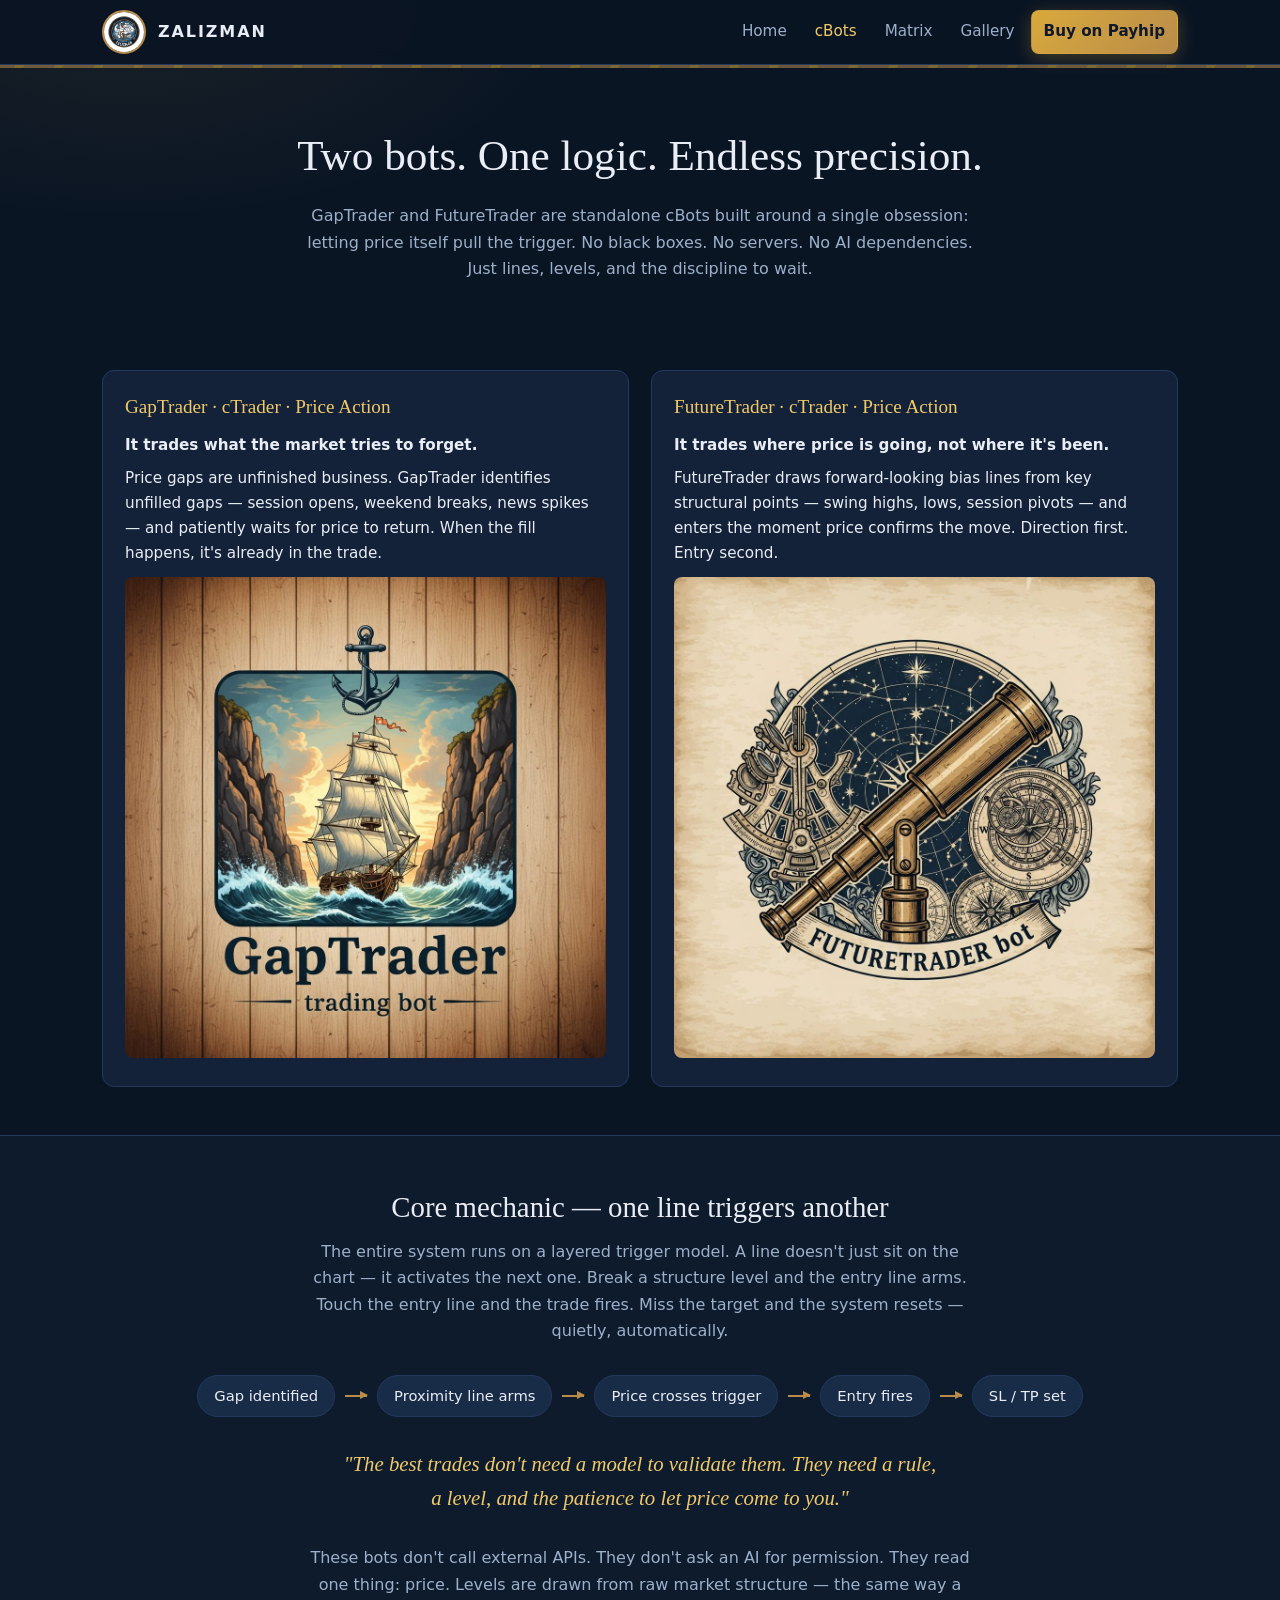
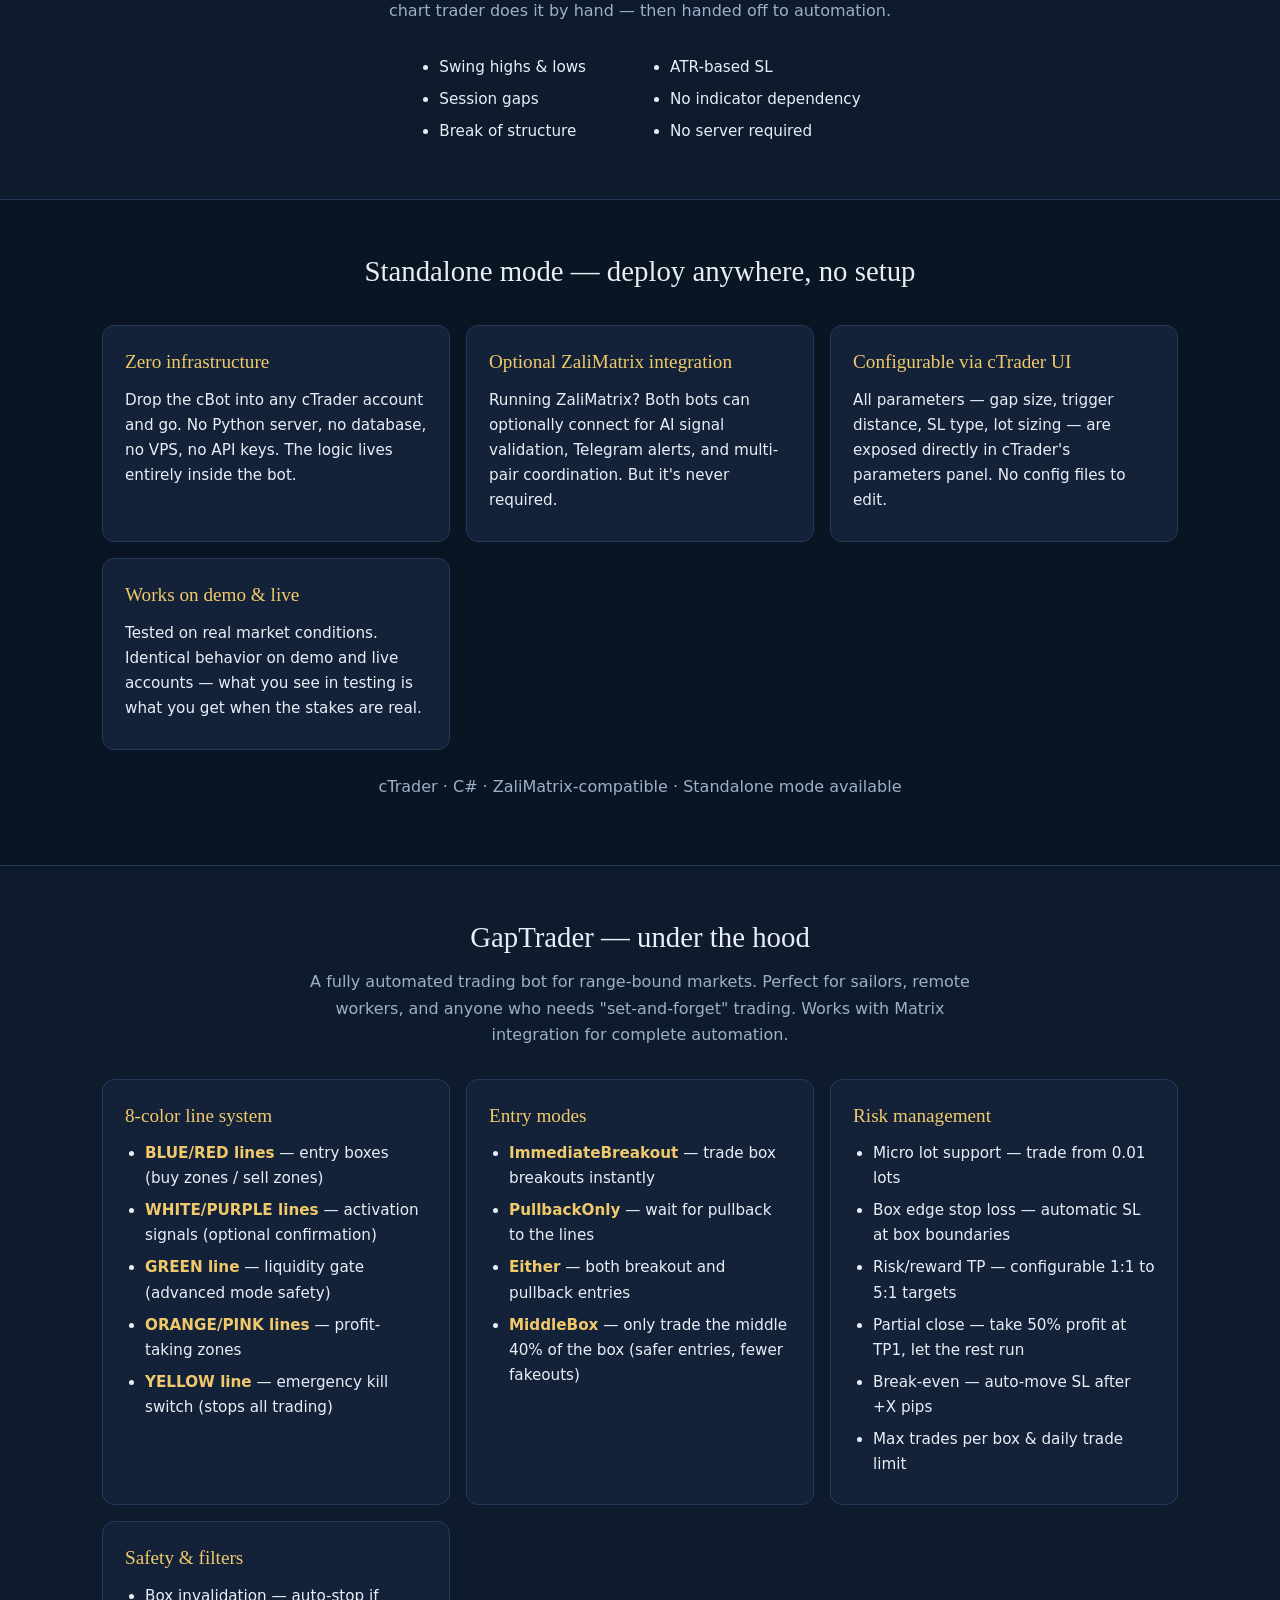
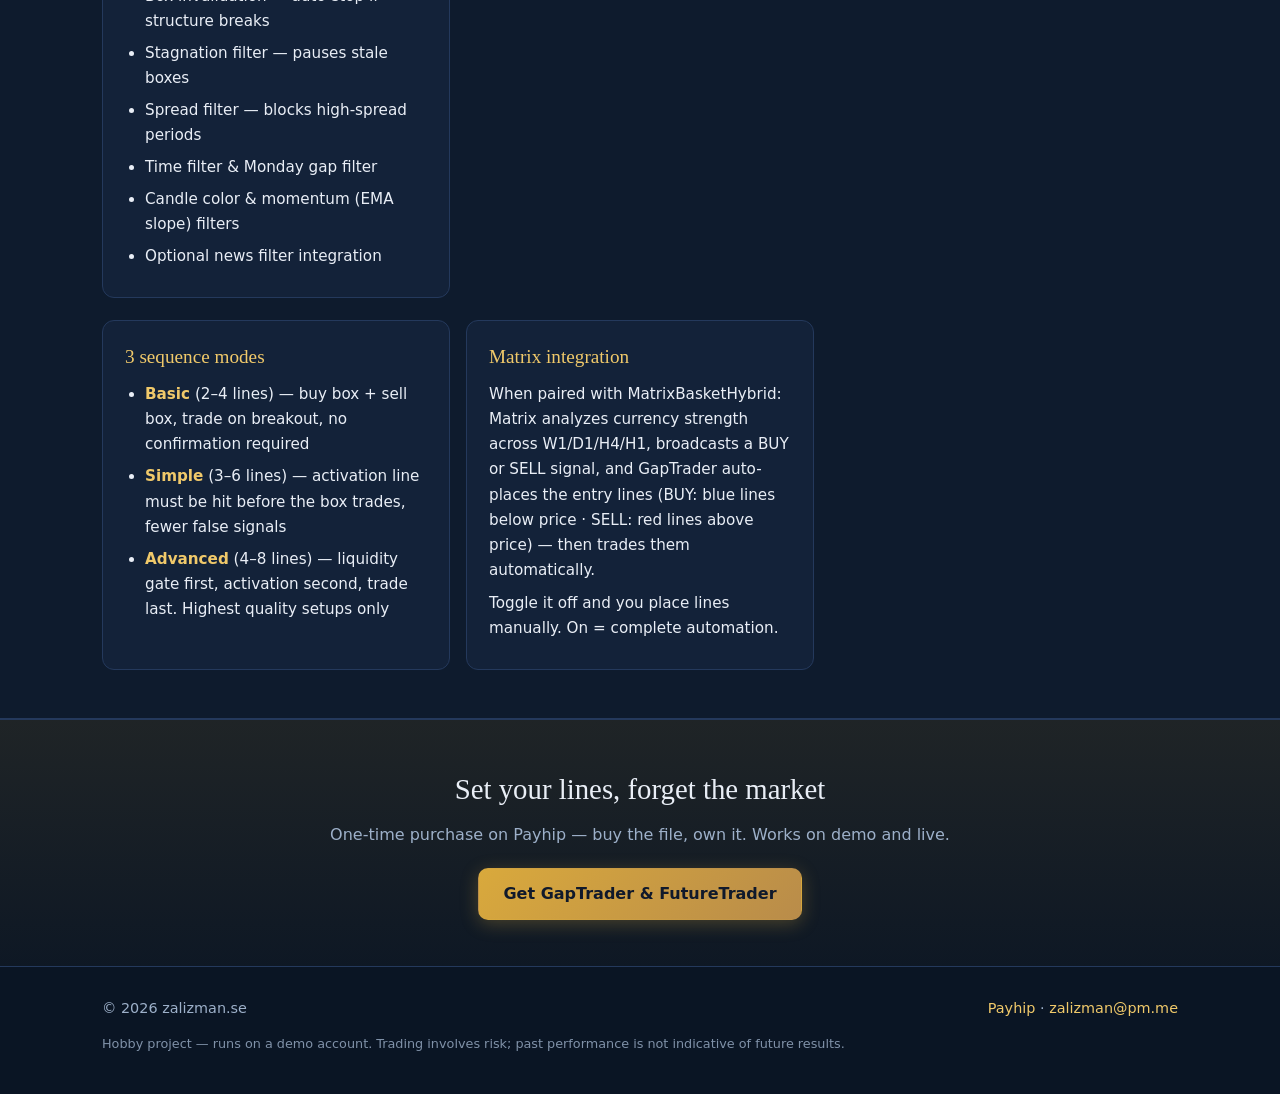
<file: docs/cbots.html>
<!DOCTYPE html>
<html lang="en">
<head>
  <meta charset="UTF-8">
  <meta name="viewport" content="width=device-width, initial-scale=1.0">
  <title>Cbots — GapTrader &amp; FutureTrader | zalizman.se</title>
  <meta name="description" content="GapTrader and FutureTrader: standalone cBots for cTrader. Price action, levels and patience — no servers, no subscriptions, no AI dependencies.">
  <link rel="icon" type="image/jpeg" href="images/logo.jpg">
  <style>
    :root {
      --bg: #0a1524; --bg-soft: #0f1f35; --surface: #132239; --surface-2: #182b47;
      --border: #24395c; --fg: #e9eef6; --muted: #9db0c9;
      --brass: #d9a93c; --brass-bright: #f0c96a; --rope: #b98c4a; --sea: #4da3ff;
      --green: #3fbf7f; --danger: #d64545; --maxw: 1120px;
      --font-display: Georgia, 'Times New Roman', serif;
      --font-body: "Segoe UI", system-ui, -apple-system, Roboto, sans-serif;
    }
    * { box-sizing: border-box; }
    html { scroll-behavior: smooth; }
    body { margin: 0; font-family: var(--font-body); background:
      radial-gradient(1100px 500px at 80% -8%, rgba(77,163,255,.10), transparent 60%),
      radial-gradient(800px 400px at 10% 0%, rgba(217,169,60,.08), transparent 55%),
      var(--bg); color: var(--fg); line-height: 1.65; }
    img { max-width: 100%; height: auto; display: block; }
    a { color: var(--brass-bright); text-decoration: none; }
    a:hover { text-decoration: underline; }
    .wrap { max-width: var(--maxw); margin: 0 auto; padding: 0 22px; }
    .rope-line { height: 3px; border: 0; margin: 0; background: repeating-linear-gradient(115deg, var(--rope) 0 14px, var(--brass) 14px 22px, var(--rope) 22px 36px); opacity: .55; }
    .site-header { position: sticky; top: 0; z-index: 50; background: rgba(10,21,36,.94); backdrop-filter: blur(8px); border-bottom: 1px solid var(--border); }
    .site-header .wrap { display: flex; align-items: center; gap: 18px; padding: 10px 22px; }
    .brand { display: flex; align-items: center; gap: 12px; font-weight: 800; letter-spacing: .12em; color: var(--fg); font-size: 1rem; }
    .brand:hover { text-decoration: none; }
    .brand img { width: 44px; height: 44px; border-radius: 50%; border: 2px solid var(--rope); }
    nav.main-nav { margin-left: auto; display: flex; align-items: center; gap: 4px; flex-wrap: wrap; }
    nav.main-nav a { color: var(--muted); padding: 8px 12px; border-radius: 8px; font-size: .95rem; }
    nav.main-nav a:hover { color: var(--fg); background: var(--bg-soft); text-decoration: none; }
    nav.main-nav a.active { color: var(--brass-bright); }
    .btn { display: inline-block; padding: 12px 24px; border-radius: 10px; font-weight: 700; font-size: 1rem; border: 1px solid transparent; transition: transform .12s ease; cursor: pointer; }
    .btn:hover { text-decoration: none; transform: translateY(-1px); }
    .btn-brass { background: linear-gradient(135deg, var(--brass), var(--rope)); color: #10192b; box-shadow: 0 4px 18px rgba(217,169,60,.28); }
    .btn-sm { padding: 8px 16px; font-size: .9rem; }
    nav.main-nav a.btn-brass { color: #10192b; }
    .page-hero { padding: 52px 0 40px; text-align: center; }
    .page-hero h1 { font-family: var(--font-display); font-weight: 400; font-size: clamp(1.8rem, 4vw, 2.7rem); margin: 0 0 12px; }
    .page-hero p { color: var(--muted); max-width: 680px; margin: 0 auto; }
    section { padding: 48px 0; }
    .section-title { font-family: var(--font-display); font-weight: 400; font-size: 1.8rem; margin: 0 0 8px; text-align: center; }
    .section-sub { color: var(--muted); text-align: center; max-width: 680px; margin: 0 auto 30px; }
    .section-soft { background: rgba(19,34,57,.45); border-top: 1px solid var(--border); border-bottom: 1px solid var(--border); }
    .grid-2 { display: grid; grid-template-columns: 1fr 1fr; gap: 22px; }
    .info-card { background: var(--surface); border: 1px solid var(--border); border-radius: 12px; padding: 20px 22px; }
    .info-card h3 { font-family: var(--font-display); font-weight: 400; margin: 0 0 10px; font-size: 1.2rem; color: var(--brass-bright); }
    .info-card p { margin: 0 0 8px; color: var(--fg); font-size: .95rem; }
    .info-card img { border-radius: 8px; margin-top: 10px; }
    .info-grid { display: grid; grid-template-columns: repeat(3, 1fr); gap: 16px; margin-top: 26px; }
    .feature-list { margin: 0; padding-left: 20px; color: var(--fg); font-size: .95rem; }
    .feature-list li { margin-bottom: 7px; }
    .feature-list strong { color: var(--brass-bright); }
    .chain { display: flex; align-items: center; flex-wrap: wrap; gap: 10px; margin: 22px 0 0; justify-content: center; }
    .chain .step { background: var(--surface-2); border: 1px solid var(--border); border-radius: 999px; padding: 8px 16px; font-size: .92rem; white-space: nowrap; }
    .chain .arrow { width: 22px; height: 2px; background: var(--rope); position: relative; }
    .chain .arrow::after { content: ""; position: absolute; right: -1px; top: -4px; border-left: 8px solid var(--rope); border-top: 4px solid transparent; border-bottom: 4px solid transparent; }
    .pull { font-family: var(--font-display); font-size: 1.3rem; font-style: italic; color: var(--brass-bright); text-align: center; max-width: 640px; margin: 30px auto; padding: 0 20px; }
    .cta-band { padding: 46px 0; text-align: center; background: linear-gradient(180deg, rgba(217,169,60,.10), rgba(217,169,60,.02)); border-top: 1px solid var(--border); }
    .cta-band h2 { font-family: var(--font-display); font-weight: 400; font-size: 1.8rem; margin: 0 0 8px; }
    .cta-band p { color: var(--muted); margin: 0 0 20px; }
    .site-footer { padding: 30px 0 40px; border-top: 1px solid var(--border); color: var(--muted); font-size: .9rem; }
    .site-footer .wrap { display: flex; justify-content: space-between; gap: 12px; flex-wrap: wrap; }
    .footer-note { flex-basis: 100%; font-size: .8rem; opacity: .8; }
    @media (max-width: 900px) { .grid-2, .info-grid { grid-template-columns: 1fr 1fr; } }
    @media (max-width: 600px) { .grid-2, .info-grid { grid-template-columns: 1fr; } .site-header .wrap { flex-wrap: wrap; } nav.main-nav { margin-left: 0; width: 100%; justify-content: center; } }
  </style>
</head>
<body>

<header class="site-header">
  <div class="wrap">
    <a class="brand" href="index.html">
      <img src="images/logo.jpg" alt="Zalizman">
      <span>ZALIZMAN</span>
    </a>
    <nav class="main-nav">
      <a href="index.html">Home</a>
      <a href="cbots.html" class="active">cBots</a>
      <a href="matrix.html">Matrix</a>
      <a href="pics.html">Gallery</a>
      <a href="https://payhip.com/ZalizmanTrading" class="btn btn-brass btn-sm" target="_blank" rel="noopener">Buy on Payhip</a>
    </nav>
  </div>
</header>
<hr class="rope-line">

<section class="page-hero">
  <div class="wrap">
    <h1>Two bots. One logic. Endless precision.</h1>
    <p>GapTrader and FutureTrader are standalone cBots built around a single obsession: letting price itself pull the trigger. No black boxes. No servers. No AI dependencies. Just lines, levels, and the discipline to wait.</p>
  </div>
</section>

<section>
  <div class="wrap">
    <div class="grid-2">
      <div class="info-card">
        <h3>GapTrader · cTrader · Price Action</h3>
        <p><strong>It trades what the market tries to forget.</strong></p>
        <p>Price gaps are unfinished business. GapTrader identifies unfilled gaps — session opens, weekend breaks, news spikes — and patiently waits for price to return. When the fill happens, it's already in the trade.</p>
        <p><img src="images/gaptrader.jpg" alt="GapTrader Bot" loading="lazy"></p>
      </div>
      <div class="info-card">
        <h3>FutureTrader · cTrader · Price Action</h3>
        <p><strong>It trades where price is going, not where it's been.</strong></p>
        <p>FutureTrader draws forward-looking bias lines from key structural points — swing highs, lows, session pivots — and enters the moment price confirms the move. Direction first. Entry second.</p>
        <p><img src="images/futuretrader.jpg" alt="FutureTrader Bot" loading="lazy"></p>
      </div>
    </div>
  </div>
</section>

<section class="section-soft">
  <div class="wrap">
    <h2 class="section-title">Core mechanic — one line triggers another</h2>
    <p class="section-sub">The entire system runs on a layered trigger model. A line doesn't just sit on the chart — it activates the next one. Break a structure level and the entry line arms. Touch the entry line and the trade fires. Miss the target and the system resets — quietly, automatically.</p>
    <div class="chain">
      <span class="step">Gap identified</span><span class="arrow"></span>
      <span class="step">Proximity line arms</span><span class="arrow"></span>
      <span class="step">Price crosses trigger</span><span class="arrow"></span>
      <span class="step">Entry fires</span><span class="arrow"></span>
      <span class="step">SL / TP set</span>
    </div>
    <blockquote class="pull">"The best trades don't need a model to validate them. They need a rule, a level, and the patience to let price come to you."</blockquote>
    <p class="section-sub">These bots don't call external APIs. They don't ask an AI for permission. They read one thing: price. Levels are drawn from raw market structure — the same way a chart trader does it by hand — then handed off to automation.</p>
    <div class="wrap" style="display:flex; justify-content:center;">
      <ul class="feature-list" style="columns:2; column-gap:40px;">
        <li>Swing highs &amp; lows</li>
        <li>Session gaps</li>
        <li>Break of structure</li>
        <li>ATR-based SL</li>
        <li>No indicator dependency</li>
        <li>No server required</li>
      </ul>
    </div>
  </div>
</section>

<section>
  <div class="wrap">
    <h2 class="section-title">Standalone mode — deploy anywhere, no setup</h2>
    <div class="info-grid" style="margin-top:30px;">
      <div class="info-card">
        <h3>Zero infrastructure</h3>
        <p>Drop the cBot into any cTrader account and go. No Python server, no database, no VPS, no API keys. The logic lives entirely inside the bot.</p>
      </div>
      <div class="info-card">
        <h3>Optional ZaliMatrix integration</h3>
        <p>Running ZaliMatrix? Both bots can optionally connect for AI signal validation, Telegram alerts, and multi-pair coordination. But it's never required.</p>
      </div>
      <div class="info-card">
        <h3>Configurable via cTrader UI</h3>
        <p>All parameters — gap size, trigger distance, SL type, lot sizing — are exposed directly in cTrader's parameters panel. No config files to edit.</p>
      </div>
      <div class="info-card">
        <h3>Works on demo &amp; live</h3>
        <p>Tested on real market conditions. Identical behavior on demo and live accounts — what you see in testing is what you get when the stakes are real.</p>
      </div>
    </div>
    <p style="text-align:center; color:var(--muted); margin-top:24px;">cTrader · C# · ZaliMatrix-compatible · Standalone mode available</p>
  </div>
</section>

<section class="section-soft">
  <div class="wrap">
    <h2 class="section-title">GapTrader — under the hood</h2>
    <p class="section-sub">A fully automated trading bot for range-bound markets. Perfect for sailors, remote workers, and anyone who needs "set-and-forget" trading. Works with Matrix integration for complete automation.</p>
    <div class="info-grid">
      <div class="info-card">
        <h3>8-color line system</h3>
        <ul class="feature-list">
          <li><strong>BLUE/RED lines</strong> — entry boxes (buy zones / sell zones)</li>
          <li><strong>WHITE/PURPLE lines</strong> — activation signals (optional confirmation)</li>
          <li><strong>GREEN line</strong> — liquidity gate (advanced mode safety)</li>
          <li><strong>ORANGE/PINK lines</strong> — profit-taking zones</li>
          <li><strong>YELLOW line</strong> — emergency kill switch (stops all trading)</li>
        </ul>
      </div>
      <div class="info-card">
        <h3>Entry modes</h3>
        <ul class="feature-list">
          <li><strong>ImmediateBreakout</strong> — trade box breakouts instantly</li>
          <li><strong>PullbackOnly</strong> — wait for pullback to the lines</li>
          <li><strong>Either</strong> — both breakout and pullback entries</li>
          <li><strong>MiddleBox</strong> — only trade the middle 40% of the box (safer entries, fewer fakeouts)</li>
        </ul>
      </div>
      <div class="info-card">
        <h3>Risk management</h3>
        <ul class="feature-list">
          <li>Micro lot support — trade from 0.01 lots</li>
          <li>Box edge stop loss — automatic SL at box boundaries</li>
          <li>Risk/reward TP — configurable 1:1 to 5:1 targets</li>
          <li>Partial close — take 50% profit at TP1, let the rest run</li>
          <li>Break-even — auto-move SL after +X pips</li>
          <li>Max trades per box &amp; daily trade limit</li>
        </ul>
      </div>
      <div class="info-card">
        <h3>Safety &amp; filters</h3>
        <ul class="feature-list">
          <li>Box invalidation — auto-stop if structure breaks</li>
          <li>Stagnation filter — pauses stale boxes</li>
          <li>Spread filter — blocks high-spread periods</li>
          <li>Time filter &amp; Monday gap filter</li>
          <li>Candle color &amp; momentum (EMA slope) filters</li>
          <li>Optional news filter integration</li>
        </ul>
      </div>
    </div>
    <div class="info-grid" style="margin-top:22px;">
      <div class="info-card">
        <h3>3 sequence modes</h3>
        <ul class="feature-list">
          <li><strong>Basic</strong> (2–4 lines) — buy box + sell box, trade on breakout, no confirmation required</li>
          <li><strong>Simple</strong> (3–6 lines) — activation line must be hit before the box trades, fewer false signals</li>
          <li><strong>Advanced</strong> (4–8 lines) — liquidity gate first, activation second, trade last. Highest quality setups only</li>
        </ul>
      </div>
      <div class="info-card">
        <h3>Matrix integration</h3>
        <p>When paired with MatrixBasketHybrid: Matrix analyzes currency strength across W1/D1/H4/H1, broadcasts a BUY or SELL signal, and GapTrader auto-places the entry lines (BUY: blue lines below price · SELL: red lines above price) — then trades them automatically.</p>
        <p>Toggle it off and you place lines manually. On = complete automation.</p>
      </div>
    </div>
  </div>
</section>

<section class="cta-band">
  <div class="wrap">
    <h2>Set your lines, forget the market</h2>
    <p>One-time purchase on Payhip — buy the file, own it. Works on demo and live.</p>
    <a class="btn btn-brass" href="https://payhip.com/ZalizmanTrading" target="_blank" rel="noopener">Get GapTrader &amp; FutureTrader</a>
  </div>
</section>

<footer class="site-footer">
  <div class="wrap">
    <span>© 2026 zalizman.se</span>
    <span><a href="https://payhip.com/ZalizmanTrading" target="_blank" rel="noopener">Payhip</a> · <a href="mailto:zalizman@pm.me">zalizman@pm.me</a></span>
    <span class="footer-note">Hobby project — runs on a demo account. Trading involves risk; past performance is not indicative of future results.</span>
  </div>
</footer>

</body>
</html>
</file>
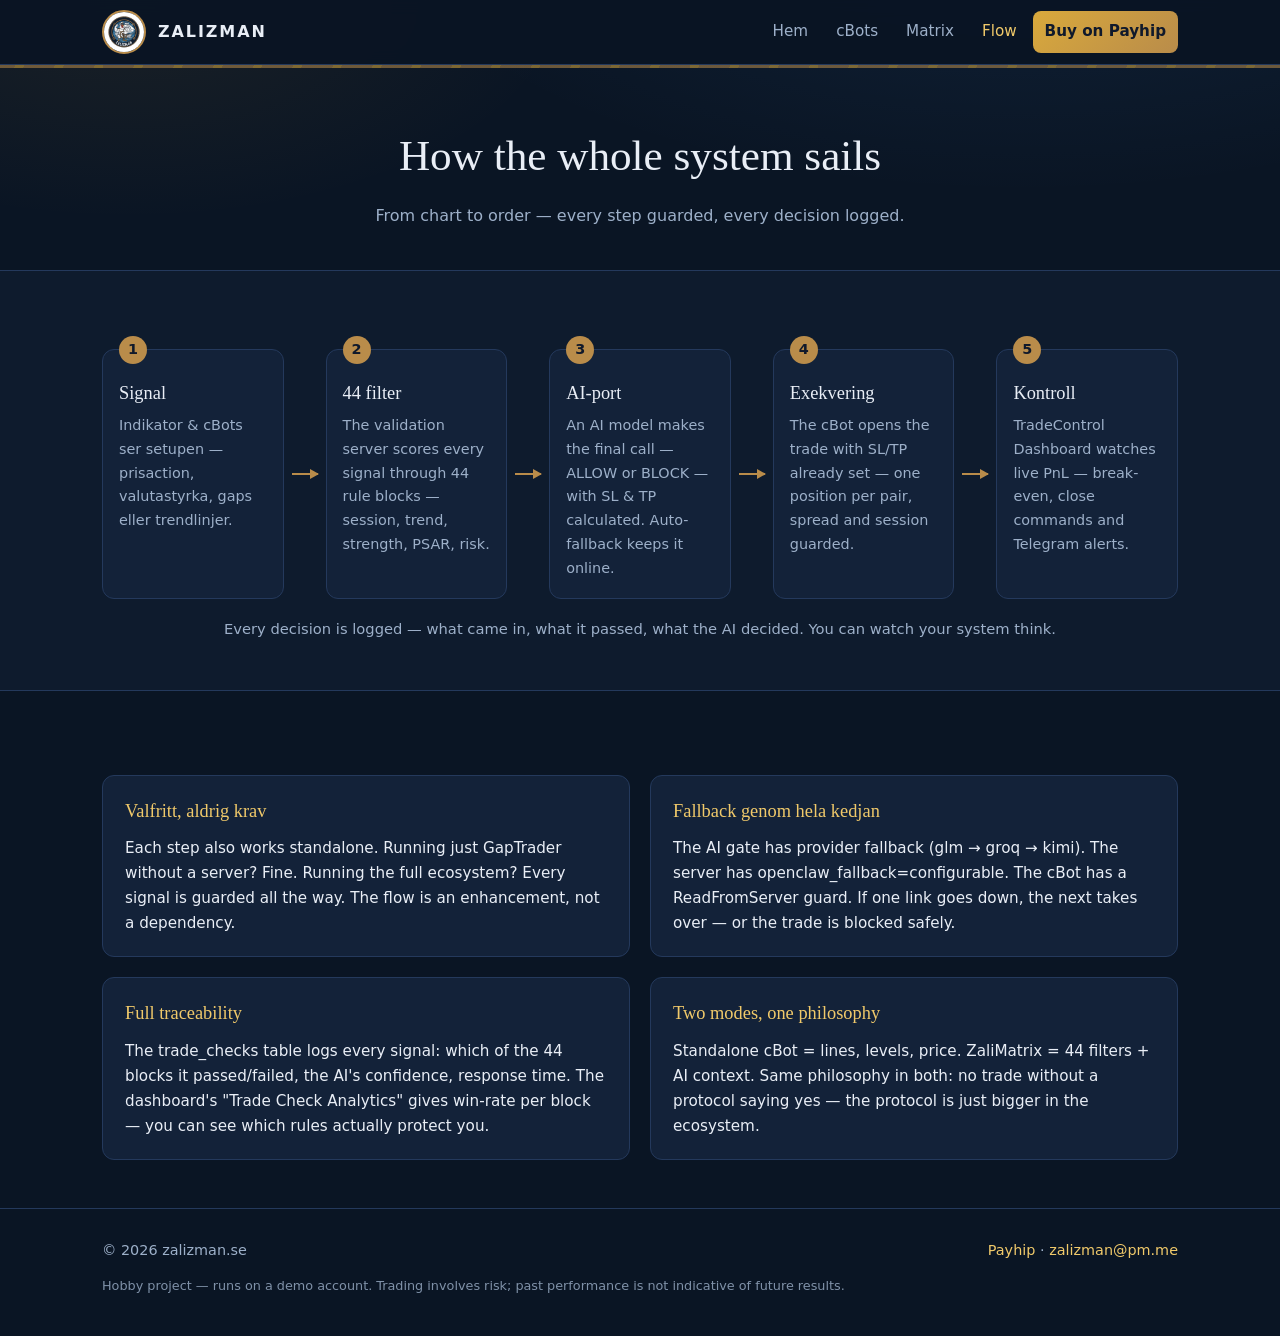
<file: docs/flow.html>
<!DOCTYPE html>
<html lang="sv">
<head>
  <meta charset="UTF-8">
  <meta name="viewport" content="width=device-width, initial-scale=1.0">
  <title>The System Flow | zalizman.se</title>
  <meta name="description" content="Hur hela ZaliMatrix-ekosystemet seglar: signal → 44 filter → AI-port → exekvering → kontroll.">
  <link rel="icon" type="image/jpeg" href="images/logo.jpg">
  <style>
    :root {
      --bg: #0a1524; --bg-soft: #0f1f35; --surface: #132239; --surface-2: #182b47;
      --border: #24395c; --fg: #e9eef6; --muted: #9db0c9;
      --brass: #d9a93c; --brass-bright: #f0c96a; --rope: #b98c4a; --sea: #4da3ff;
      --maxw: 1120px; --font-display: Georgia, 'Times New Roman', serif;
      --font-body: "Segoe UI", system-ui, -apple-system, Roboto, sans-serif;
    }
    * { box-sizing: border-box; }
    html { scroll-behavior: smooth; }
    body { margin: 0; font-family: var(--font-body); background:
      radial-gradient(1100px 500px at 80% -8%, rgba(77,163,255,.10), transparent 60%),
      radial-gradient(800px 400px at 10% 0%, rgba(217,169,60,.08), transparent 55%),
      var(--bg); color: var(--fg); line-height: 1.65; }
    img { max-width: 100%; height: auto; display: block; }
    a { color: var(--brass-bright); text-decoration: none; }
    a:hover { text-decoration: underline; }
    .wrap { max-width: var(--maxw); margin: 0 auto; padding: 0 22px; }
    .rope-line { height: 3px; border: 0; margin: 0; background: repeating-linear-gradient(115deg, var(--rope) 0 14px, var(--brass) 14px 22px, var(--rope) 22px 36px); opacity: .55; }
    .site-header { position: sticky; top: 0; z-index: 50; background: rgba(10,21,36,.94); backdrop-filter: blur(8px); border-bottom: 1px solid var(--border); }
    .site-header .wrap { display: flex; align-items: center; gap: 18px; padding: 10px 22px; }
    .brand { display: flex; align-items: center; gap: 12px; font-weight: 800; letter-spacing: .12em; color: var(--fg); font-size: 1rem; }
    .brand:hover { text-decoration: none; }
    .brand img { width: 44px; height: 44px; border-radius: 50%; border: 2px solid var(--rope); }
    nav.main-nav { margin-left: auto; display: flex; align-items: center; gap: 4px; flex-wrap: wrap; }
    nav.main-nav a { color: var(--muted); padding: 8px 12px; border-radius: 8px; font-size: .95rem; }
    nav.main-nav a:hover { color: var(--fg); background: var(--bg-soft); text-decoration: none; }
    nav.main-nav a.active { color: var(--brass-bright); }
    .btn { display: inline-block; padding: 8px 16px; border-radius: 10px; font-weight: 700; font-size: .9rem; }
    .btn-brass { background: linear-gradient(135deg, var(--brass), var(--rope)); color: #10192b; }
    nav.main-nav a.btn-brass { color: #10192b; }
    .page-hero { padding: 52px 0 40px; text-align: center; }
    .page-hero h1 { font-family: var(--font-display); font-weight: 400; font-size: clamp(1.8rem, 4vw, 2.7rem); margin: 0 0 12px; }
    .page-hero p { color: var(--muted); max-width: 680px; margin: 0 auto; }
    section { padding: 48px 0; }
    .section-soft { background: rgba(19,34,57,.45); border-top: 1px solid var(--border); border-bottom: 1px solid var(--border); }
    .flow { display: flex; align-items: stretch; gap: 8px; flex-wrap: wrap; margin: 30px 0 18px; }
    .flow-step { flex: 1 1 170px; background: var(--surface); border: 1px solid var(--border); border-radius: 12px; padding: 20px 16px 18px; position: relative; min-width: 160px; }
    .flow-num { position: absolute; top: -14px; left: 16px; width: 28px; height: 28px; border-radius: 50%; background: var(--rope); color: #10192b; display: flex; align-items: center; justify-content: center; font-weight: 800; font-size: .9rem; }
    .flow-step h3 { font-family: var(--font-display); font-weight: 400; font-size: 1.15rem; margin: 8px 0 6px; }
    .flow-step p { margin: 0; font-size: .9rem; color: var(--muted); }
    .flow-arrow { align-self: center; width: 26px; height: 2px; background: var(--rope); position: relative; flex: 0 0 26px; }
    .flow-arrow::after { content: ""; position: absolute; right: -1px; top: -4px; border-left: 9px solid var(--rope); border-top: 5px solid transparent; border-bottom: 5px solid transparent; }
    .flow-note { color: var(--muted); font-size: .92rem; text-align: center; margin: 18px 0 0; }
    .deep { display: grid; grid-template-columns: 1fr 1fr; gap: 20px; margin-top: 36px; }
    .deep .info-card { background: var(--surface); border: 1px solid var(--border); border-radius: 12px; padding: 20px 22px; }
    .deep h3 { font-family: var(--font-display); font-weight: 400; margin: 0 0 10px; font-size: 1.15rem; color: var(--brass-bright); }
    .deep p { margin: 0; font-size: .95rem; }
    .site-footer { padding: 30px 0 40px; border-top: 1px solid var(--border); color: var(--muted); font-size: .9rem; }
    .site-footer .wrap { display: flex; justify-content: space-between; gap: 12px; flex-wrap: wrap; }
    .footer-note { flex-basis: 100%; font-size: .8rem; opacity: .8; }
    @media (max-width: 900px) { .flow { flex-direction: column; } .flow-arrow { width: 2px; height: 22px; align-self: center; flex-basis: 22px; } .flow-arrow::after { right: auto; top: auto; bottom: -1px; left: -4px; border-left: 5px solid transparent; border-right: 5px solid transparent; border-top: 9px solid var(--rope); border-bottom: 0; } .deep { grid-template-columns: 1fr; } }
    @media (max-width: 600px) { .site-header .wrap { flex-wrap: wrap; } nav.main-nav { margin-left: 0; width: 100%; justify-content: center; } }
  </style>
</head>
<body>

<header class="site-header">
  <div class="wrap">
    <a class="brand" href="index.html">
      <img src="images/logo.jpg" alt="Zalizman">
      <span>ZALIZMAN</span>
    </a>
    <nav class="main-nav">
      <a href="index.html">Hem</a>
      <a href="cbots.html">cBots</a>
      <a href="matrix.html">Matrix</a>
      <a href="flow.html" class="active">Flow</a>
      <a href="https://payhip.com/ZalizmanTrading" class="btn btn-brass" target="_blank" rel="noopener">Buy on Payhip</a>
    </nav>
  </div>
</header>
<hr class="rope-line">

<section class="page-hero">
  <div class="wrap">
    <h1>How the whole system sails</h1>
    <p>From chart to order — every step guarded, every decision logged.</p>
  </div>
</section>

<section class="section-soft">
  <div class="wrap">
    <div class="flow">
      <div class="flow-step">
        <span class="flow-num">1</span>
        <h3>Signal</h3>
        <p>Indikator &amp; cBots ser setupen — prisaction, valutastyrka, gaps eller trendlinjer.</p>
      </div>
      <div class="flow-arrow"></div>
      <div class="flow-step">
        <span class="flow-num">2</span>
        <h3>44 filter</h3>
        <p>The validation server scores every signal through 44 rule blocks — session, trend, strength, PSAR, risk.</p>
      </div>
      <div class="flow-arrow"></div>
      <div class="flow-step">
        <span class="flow-num">3</span>
        <h3>AI-port</h3>
        <p>An AI model makes the final call — ALLOW or BLOCK — with SL &amp; TP calculated. Auto-fallback keeps it online.</p>
      </div>
      <div class="flow-arrow"></div>
      <div class="flow-step">
        <span class="flow-num">4</span>
        <h3>Exekvering</h3>
        <p>The cBot opens the trade with SL/TP already set — one position per pair, spread and session guarded.</p>
      </div>
      <div class="flow-arrow"></div>
      <div class="flow-step">
        <span class="flow-num">5</span>
        <h3>Kontroll</h3>
        <p>TradeControl Dashboard watches live PnL — break-even, close commands and Telegram alerts.</p>
      </div>
    </div>
    <p class="flow-note">Every decision is logged — what came in, what it passed, what the AI decided. You can watch your system think.</p>
  </div>
</section>

<section>
  <div class="wrap">
    <div class="deep">
      <div class="info-card">
        <h3>Valfritt, aldrig krav</h3>
        <p>Each step also works standalone. Running just GapTrader without a server? Fine. Running the full ecosystem? Every signal is guarded all the way. The flow is an enhancement, not a dependency.</p>
      </div>
      <div class="info-card">
        <h3>Fallback genom hela kedjan</h3>
        <p>The AI gate has provider fallback (glm → groq → kimi). The server has openclaw_fallback=configurable. The cBot has a ReadFromServer guard. If one link goes down, the next takes over — or the trade is blocked safely.</p>
      </div>
      <div class="info-card">
        <h3>Full traceability</h3>
        <p>The trade_checks table logs every signal: which of the 44 blocks it passed/failed, the AI's confidence, response time. The dashboard's "Trade Check Analytics" gives win-rate per block — you can see which rules actually protect you.</p>
      </div>
      <div class="info-card">
        <h3>Two modes, one philosophy</h3>
        <p>Standalone cBot = lines, levels, price. ZaliMatrix = 44 filters + AI context. Same philosophy in both: no trade without a protocol saying yes — the protocol is just bigger in the ecosystem.</p>
      </div>
    </div>
  </div>
</section>

<footer class="site-footer">
  <div class="wrap">
    <span>© 2026 zalizman.se</span>
    <span><a href="https://payhip.com/ZalizmanTrading" target="_blank" rel="noopener">Payhip</a> · <a href="mailto:zalizman@pm.me">zalizman@pm.me</a></span>
    <span class="footer-note">Hobby project — runs on a demo account. Trading involves risk; past performance is not indicative of future results.</span>
  </div>
</footer>

</body>
</html>
</file>
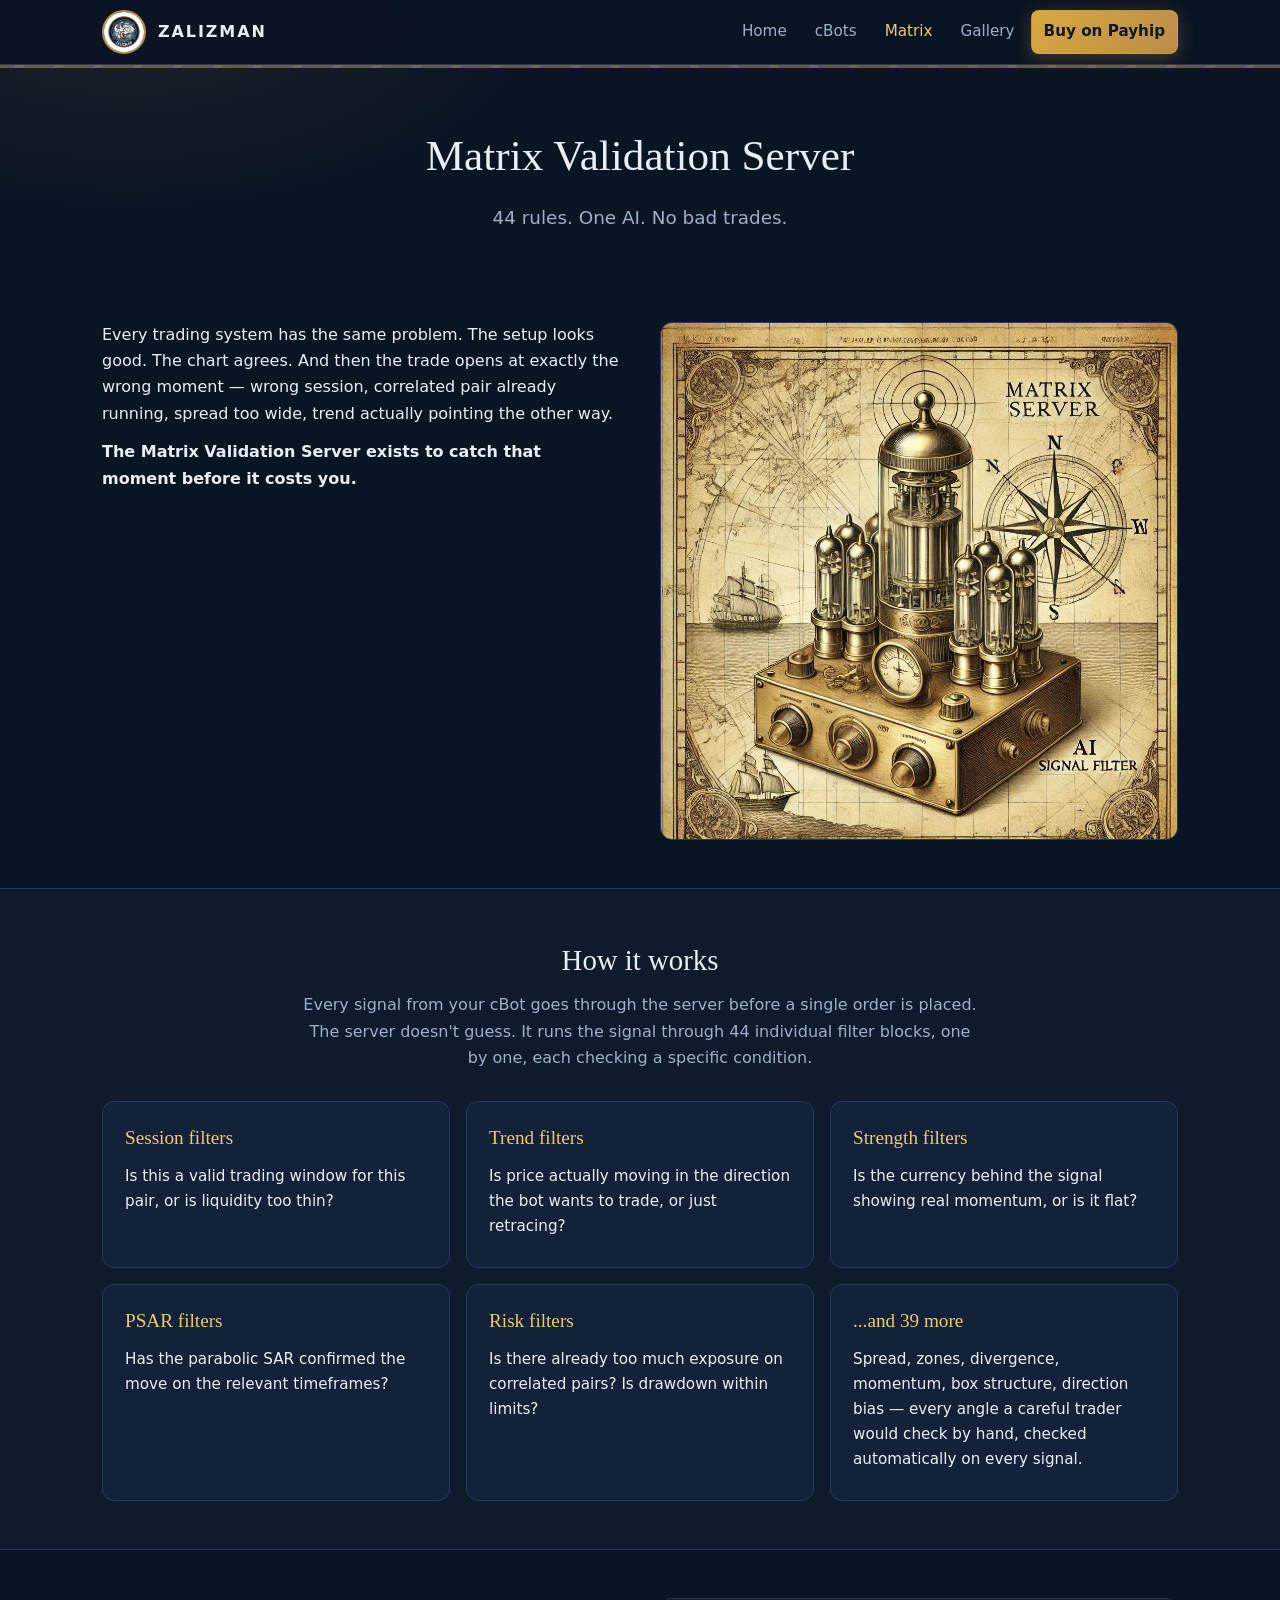
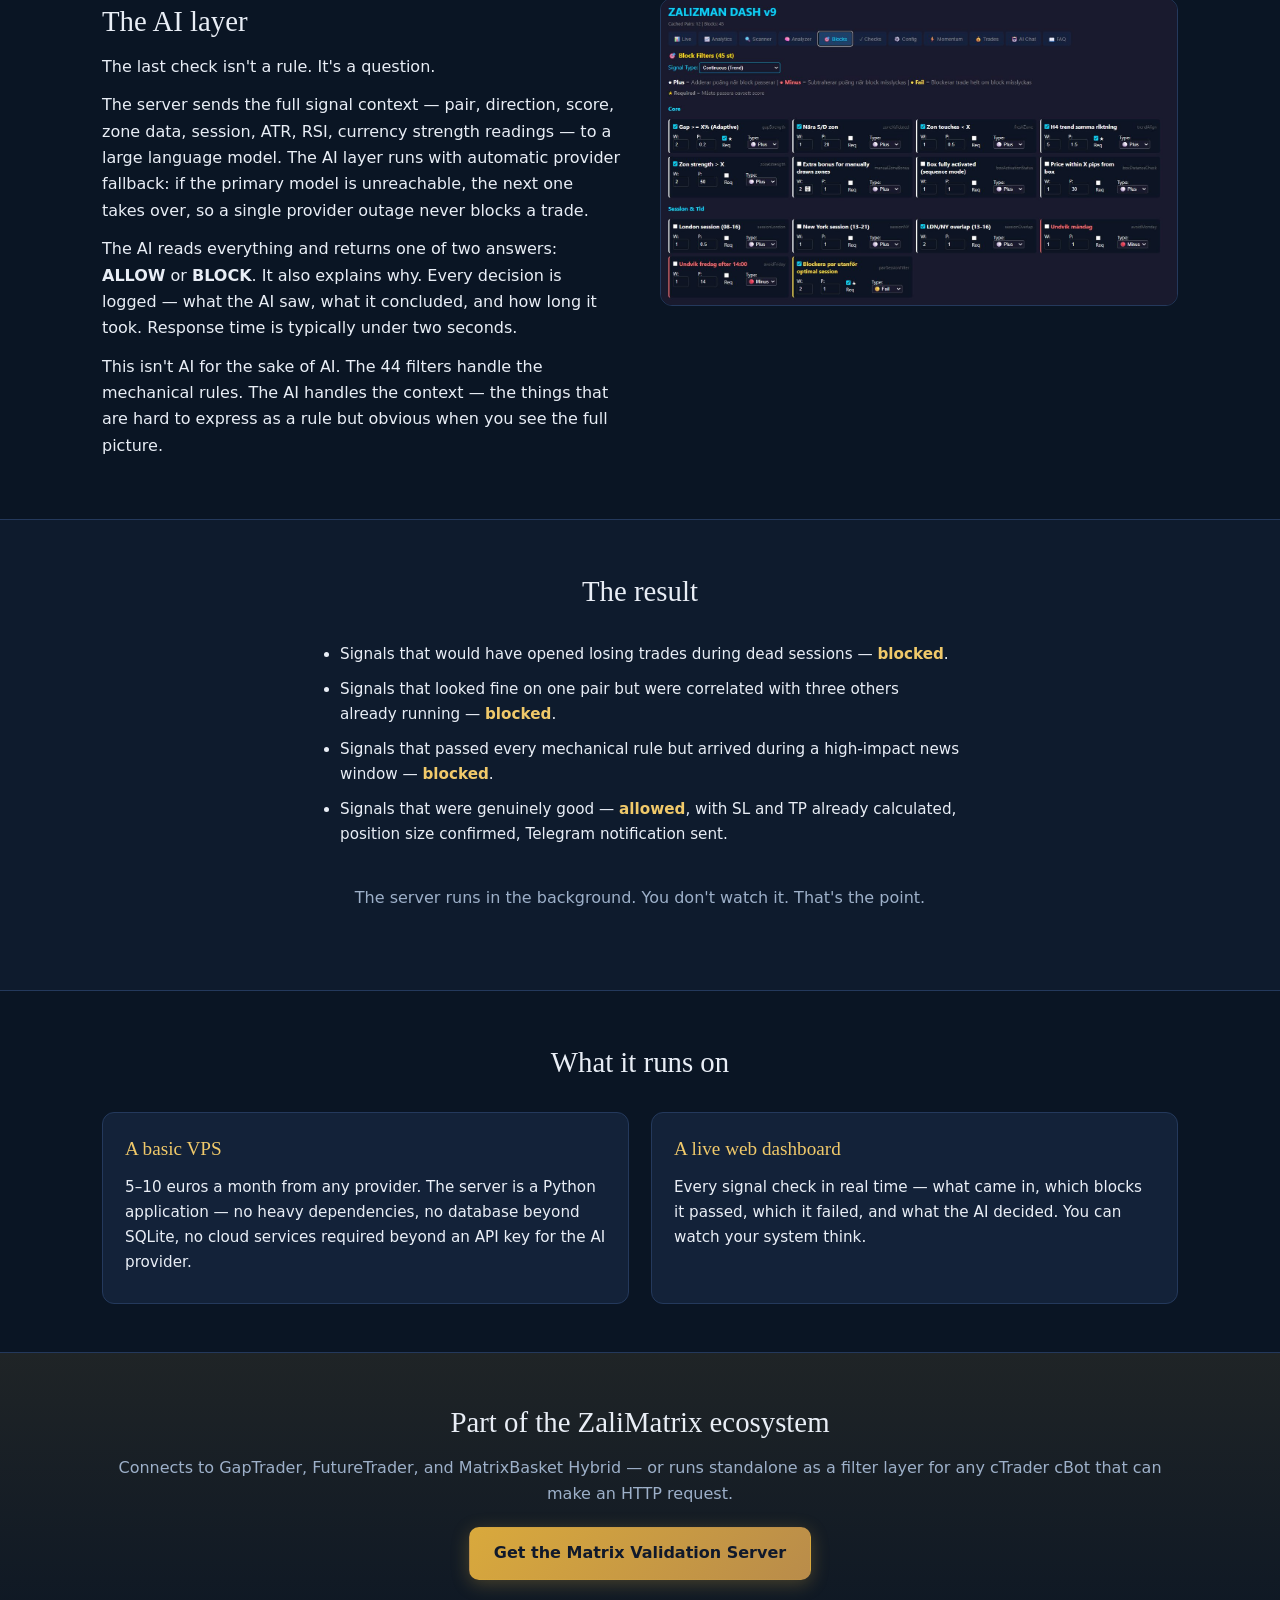
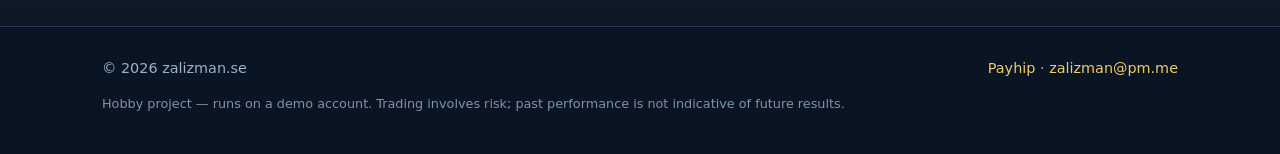
<file: docs/matrix.html>
<!DOCTYPE html>
<html lang="en">
<head>
  <meta charset="UTF-8">
  <meta name="viewport" content="width=device-width, initial-scale=1.0">
  <title>Matrix Validation Server | zalizman.se</title>
  <meta name="description" content="44 rules. One AI. No bad trades. The Matrix Validation Server validates every signal before a single order is placed.">
  <link rel="icon" type="image/jpeg" href="images/logo.jpg">
  <style>
    :root {
      --bg: #0a1524; --bg-soft: #0f1f35; --surface: #132239; --surface-2: #182b47;
      --border: #24395c; --fg: #e9eef6; --muted: #9db0c9;
      --brass: #d9a93c; --brass-bright: #f0c96a; --rope: #b98c4a; --sea: #4da3ff;
      --green: #3fbf7f; --danger: #d64545; --maxw: 1120px;
      --font-display: Georgia, 'Times New Roman', serif;
      --font-body: "Segoe UI", system-ui, -apple-system, Roboto, sans-serif;
    }
    * { box-sizing: border-box; }
    html { scroll-behavior: smooth; }
    body { margin: 0; font-family: var(--font-body); background:
      radial-gradient(1100px 500px at 80% -8%, rgba(77,163,255,.10), transparent 60%),
      radial-gradient(800px 400px at 10% 0%, rgba(217,169,60,.08), transparent 55%),
      var(--bg); color: var(--fg); line-height: 1.65; }
    img { max-width: 100%; height: auto; display: block; }
    a { color: var(--brass-bright); text-decoration: none; }
    a:hover { text-decoration: underline; }
    .wrap { max-width: var(--maxw); margin: 0 auto; padding: 0 22px; }
    .rope-line { height: 3px; border: 0; margin: 0; background: repeating-linear-gradient(115deg, var(--rope) 0 14px, var(--brass) 14px 22px, var(--rope) 22px 36px); opacity: .55; }
    .site-header { position: sticky; top: 0; z-index: 50; background: rgba(10,21,36,.94); backdrop-filter: blur(8px); border-bottom: 1px solid var(--border); }
    .site-header .wrap { display: flex; align-items: center; gap: 18px; padding: 10px 22px; }
    .brand { display: flex; align-items: center; gap: 12px; font-weight: 800; letter-spacing: .12em; color: var(--fg); font-size: 1rem; }
    .brand:hover { text-decoration: none; }
    .brand img { width: 44px; height: 44px; border-radius: 50%; border: 2px solid var(--rope); }
    nav.main-nav { margin-left: auto; display: flex; align-items: center; gap: 4px; flex-wrap: wrap; }
    nav.main-nav a { color: var(--muted); padding: 8px 12px; border-radius: 8px; font-size: .95rem; }
    nav.main-nav a:hover { color: var(--fg); background: var(--bg-soft); text-decoration: none; }
    nav.main-nav a.active { color: var(--brass-bright); }
    .btn { display: inline-block; padding: 12px 24px; border-radius: 10px; font-weight: 700; font-size: 1rem; border: 1px solid transparent; transition: transform .12s ease; cursor: pointer; }
    .btn:hover { text-decoration: none; transform: translateY(-1px); }
    .btn-brass { background: linear-gradient(135deg, var(--brass), var(--rope)); color: #10192b; box-shadow: 0 4px 18px rgba(217,169,60,.28); }
    .btn-sm { padding: 8px 16px; font-size: .9rem; }
    nav.main-nav a.btn-brass { color: #10192b; }
    .page-hero { padding: 52px 0 40px; text-align: center; }
    .page-hero h1 { font-family: var(--font-display); font-weight: 400; font-size: clamp(1.8rem, 4vw, 2.7rem); margin: 0 0 12px; }
    .page-hero p { color: var(--muted); max-width: 680px; margin: 0 auto; font-size: 1.15rem; }
    section { padding: 48px 0; }
    .section-title { font-family: var(--font-display); font-weight: 400; font-size: 1.8rem; margin: 0 0 8px; }
    .section-title.centered { text-align: center; }
    .section-sub { color: var(--muted); max-width: 680px; margin: 0 auto 30px; text-align: center; }
    .section-soft { background: rgba(19,34,57,.45); border-top: 1px solid var(--border); border-bottom: 1px solid var(--border); }
    .story { display: grid; grid-template-columns: 1fr 1fr; gap: 40px; align-items: start; }
    .story p { margin: 0 0 12px; }
    .story img { border-radius: 12px; border: 1px solid var(--border); }
    .grid-2 { display: grid; grid-template-columns: 1fr 1fr; gap: 22px; }
    .info-card { background: var(--surface); border: 1px solid var(--border); border-radius: 12px; padding: 20px 22px; }
    .info-card h3 { font-family: var(--font-display); font-weight: 400; margin: 0 0 10px; font-size: 1.2rem; color: var(--brass-bright); }
    .info-card p { margin: 0 0 8px; color: var(--fg); font-size: .95rem; }
    .info-grid { display: grid; grid-template-columns: repeat(3, 1fr); gap: 16px; margin-top: 26px; }
    .feature-list { margin: 0; padding-left: 20px; color: var(--fg); font-size: .95rem; max-width: 640px; }
    .feature-list li { margin-bottom: 10px; }
    .feature-list strong { color: var(--brass-bright); }
    .site-footer { padding: 30px 0 40px; border-top: 1px solid var(--border); color: var(--muted); font-size: .9rem; }
    .site-footer .wrap { display: flex; justify-content: space-between; gap: 12px; flex-wrap: wrap; }
    .footer-note { flex-basis: 100%; font-size: .8rem; opacity: .8; }
    .cta-band { padding: 46px 0; text-align: center; background: linear-gradient(180deg, rgba(217,169,60,.10), rgba(217,169,60,.02)); border-top: 1px solid var(--border); }
    .cta-band h2 { font-family: var(--font-display); font-weight: 400; font-size: 1.8rem; margin: 0 0 8px; }
    .cta-band p { color: var(--muted); margin: 0 0 20px; }
    @media (max-width: 900px) { .story, .grid-2, .info-grid { grid-template-columns: 1fr; } }
    @media (max-width: 600px) { .site-header .wrap { flex-wrap: wrap; } nav.main-nav { margin-left: 0; width: 100%; justify-content: center; } }
  </style>
</head>
<body>

<header class="site-header">
  <div class="wrap">
    <a class="brand" href="index.html">
      <img src="images/logo.jpg" alt="Zalizman">
      <span>ZALIZMAN</span>
    </a>
    <nav class="main-nav">
      <a href="index.html">Home</a>
      <a href="cbots.html">cBots</a>
      <a href="matrix.html" class="active">Matrix</a>
      <a href="pics.html">Gallery</a>
      <a href="https://payhip.com/ZalizmanTrading" class="btn btn-brass btn-sm" target="_blank" rel="noopener">Buy on Payhip</a>
    </nav>
  </div>
</header>
<hr class="rope-line">

<section class="page-hero">
  <div class="wrap">
    <h1>Matrix Validation Server</h1>
    <p>44 rules. One AI. No bad trades.</p>
  </div>
</section>

<section>
  <div class="wrap story">
    <div>
      <p>Every trading system has the same problem. The setup looks good. The chart agrees. And then the trade opens at exactly the wrong moment — wrong session, correlated pair already running, spread too wide, trend actually pointing the other way.</p>
      <p><strong>The Matrix Validation Server exists to catch that moment before it costs you.</strong></p>
    </div>
    <div>
      <img src="images/ai-validator.jpg" alt="Matrix Validation Server dashboard" loading="lazy">
    </div>
  </div>
</section>

<section class="section-soft">
  <div class="wrap">
    <h2 class="section-title centered">How it works</h2>
    <p class="section-sub">Every signal from your cBot goes through the server before a single order is placed. The server doesn't guess. It runs the signal through 44 individual filter blocks, one by one, each checking a specific condition.</p>
    <div class="info-grid">
      <div class="info-card">
        <h3>Session filters</h3>
        <p>Is this a valid trading window for this pair, or is liquidity too thin?</p>
      </div>
      <div class="info-card">
        <h3>Trend filters</h3>
        <p>Is price actually moving in the direction the bot wants to trade, or just retracing?</p>
      </div>
      <div class="info-card">
        <h3>Strength filters</h3>
        <p>Is the currency behind the signal showing real momentum, or is it flat?</p>
      </div>
      <div class="info-card">
        <h3>PSAR filters</h3>
        <p>Has the parabolic SAR confirmed the move on the relevant timeframes?</p>
      </div>
      <div class="info-card">
        <h3>Risk filters</h3>
        <p>Is there already too much exposure on correlated pairs? Is drawdown within limits?</p>
      </div>
      <div class="info-card">
        <h3>...and 39 more</h3>
        <p>Spread, zones, divergence, momentum, box structure, direction bias — every angle a careful trader would check by hand, checked automatically on every signal.</p>
      </div>
    </div>
  </div>
</section>

<section>
  <div class="wrap story">
    <div>
      <h2 class="section-title">The AI layer</h2>
      <p>The last check isn't a rule. It's a question.</p>
      <p>The server sends the full signal context — pair, direction, score, zone data, session, ATR, RSI, currency strength readings — to a large language model. The AI layer runs with automatic provider fallback: if the primary model is unreachable, the next one takes over, so a single provider outage never blocks a trade.</p>
      <p>The AI reads everything and returns one of two answers: <strong>ALLOW</strong> or <strong>BLOCK</strong>. It also explains why. Every decision is logged — what the AI saw, what it concluded, and how long it took. Response time is typically under two seconds.</p>
      <p>This isn't AI for the sake of AI. The 44 filters handle the mechanical rules. The AI handles the context — the things that are hard to express as a rule but obvious when you see the full picture.</p>
    </div>
    <div>
      <img src="images/dash1.jpg" alt="Live dashboard — the system's decisions in real time" loading="lazy">
    </div>
  </div>
</section>

<section class="section-soft">
  <div class="wrap">
    <h2 class="section-title centered">The result</h2>
    <div class="wrap" style="display:flex; justify-content:center; margin-top:26px;">
      <ul class="feature-list">
        <li>Signals that would have opened losing trades during dead sessions — <strong>blocked</strong>.</li>
        <li>Signals that looked fine on one pair but were correlated with three others already running — <strong>blocked</strong>.</li>
        <li>Signals that passed every mechanical rule but arrived during a high-impact news window — <strong>blocked</strong>.</li>
        <li>Signals that were genuinely good — <strong>allowed</strong>, with SL and TP already calculated, position size confirmed, Telegram notification sent.</li>
      </ul>
    </div>
    <p class="section-sub" style="margin-top:28px;">The server runs in the background. You don't watch it. That's the point.</p>
  </div>
</section>

<section>
  <div class="wrap">
    <h2 class="section-title centered">What it runs on</h2>
    <div class="grid-2" style="margin-top:26px;">
      <div class="info-card">
        <h3>A basic VPS</h3>
        <p>5–10 euros a month from any provider. The server is a Python application — no heavy dependencies, no database beyond SQLite, no cloud services required beyond an API key for the AI provider.</p>
      </div>
      <div class="info-card">
        <h3>A live web dashboard</h3>
        <p>Every signal check in real time — what came in, which blocks it passed, which it failed, and what the AI decided. You can watch your system think.</p>
      </div>
    </div>
  </div>
</section>

<section class="cta-band">
  <div class="wrap">
    <h2>Part of the ZaliMatrix ecosystem</h2>
    <p>Connects to GapTrader, FutureTrader, and MatrixBasket Hybrid — or runs standalone as a filter layer for any cTrader cBot that can make an HTTP request.</p>
    <a class="btn btn-brass" href="https://payhip.com/ZalizmanTrading" target="_blank" rel="noopener">Get the Matrix Validation Server</a>
  </div>
</section>

<footer class="site-footer">
  <div class="wrap">
    <span>© 2026 zalizman.se</span>
    <span><a href="https://payhip.com/ZalizmanTrading" target="_blank" rel="noopener">Payhip</a> · <a href="mailto:zalizman@pm.me">zalizman@pm.me</a></span>
    <span class="footer-note">Hobby project — runs on a demo account. Trading involves risk; past performance is not indicative of future results.</span>
  </div>
</footer>

</body>
</html>
</file>
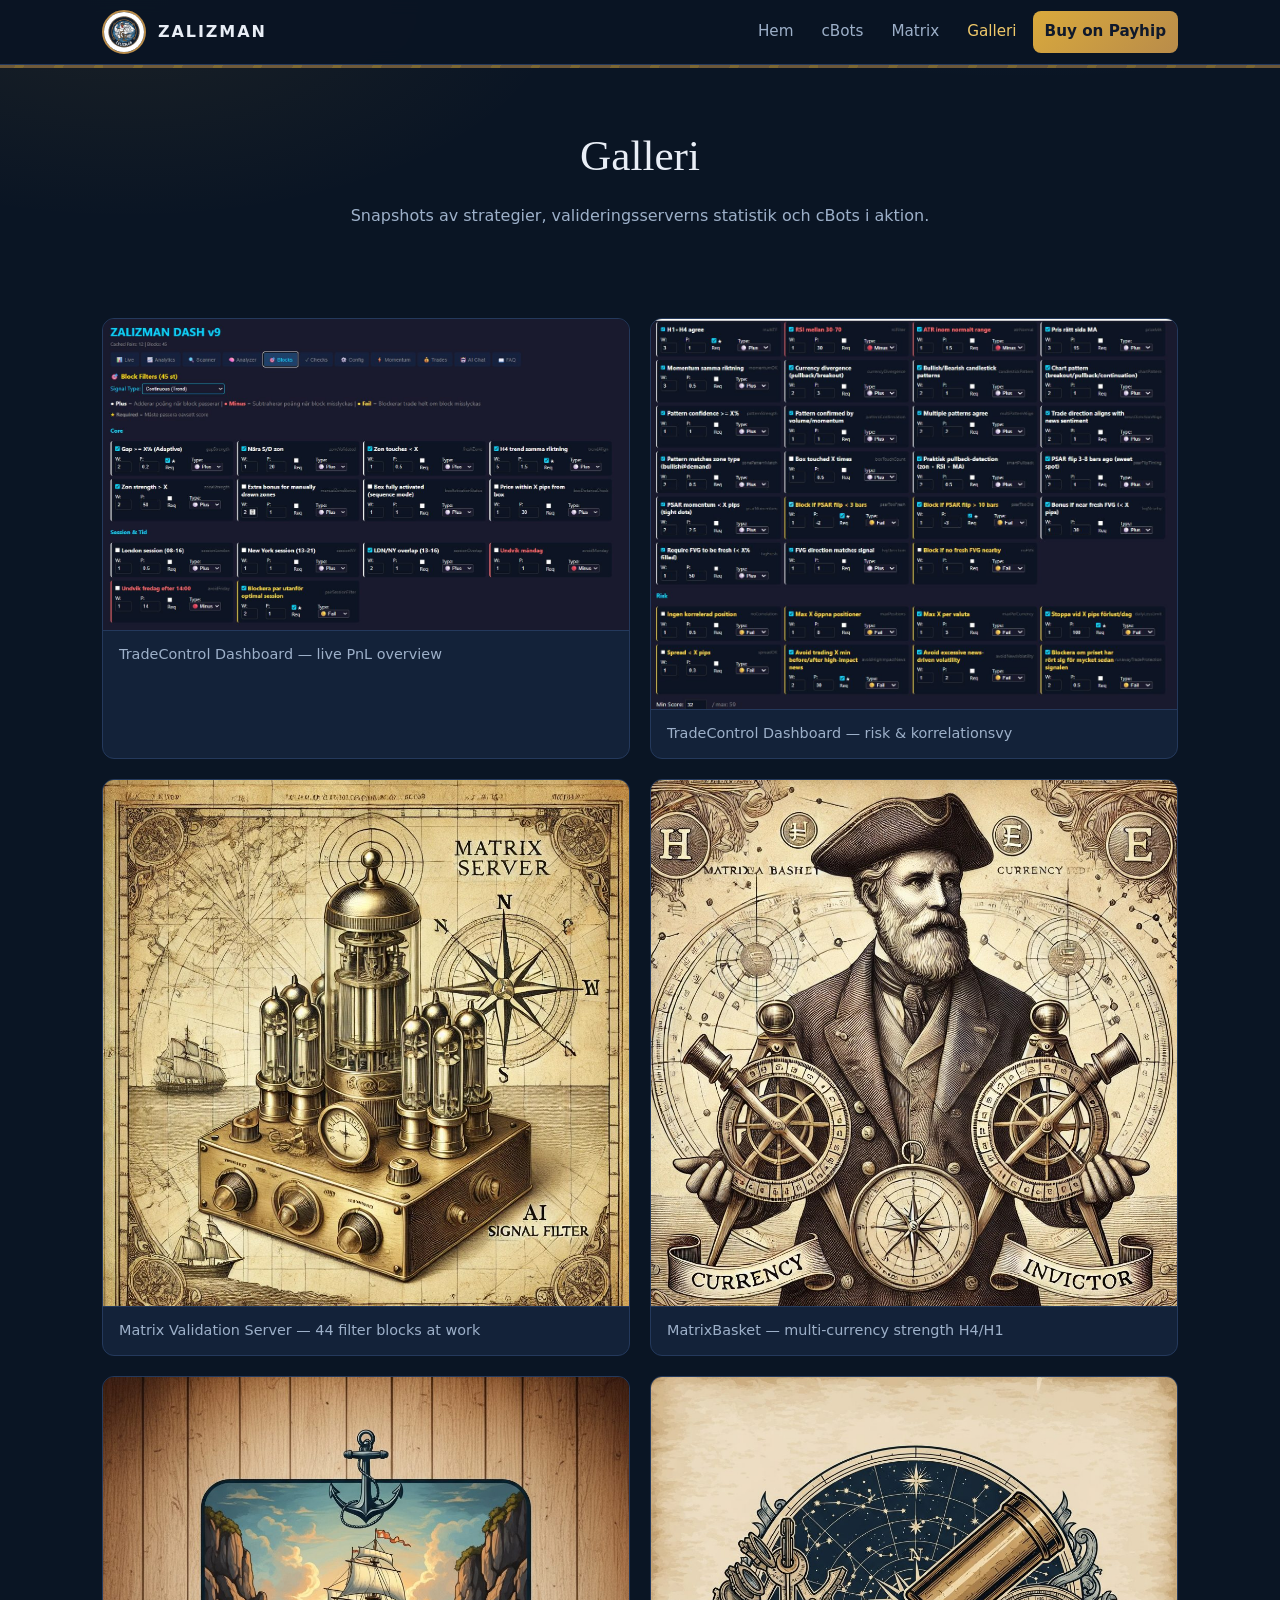
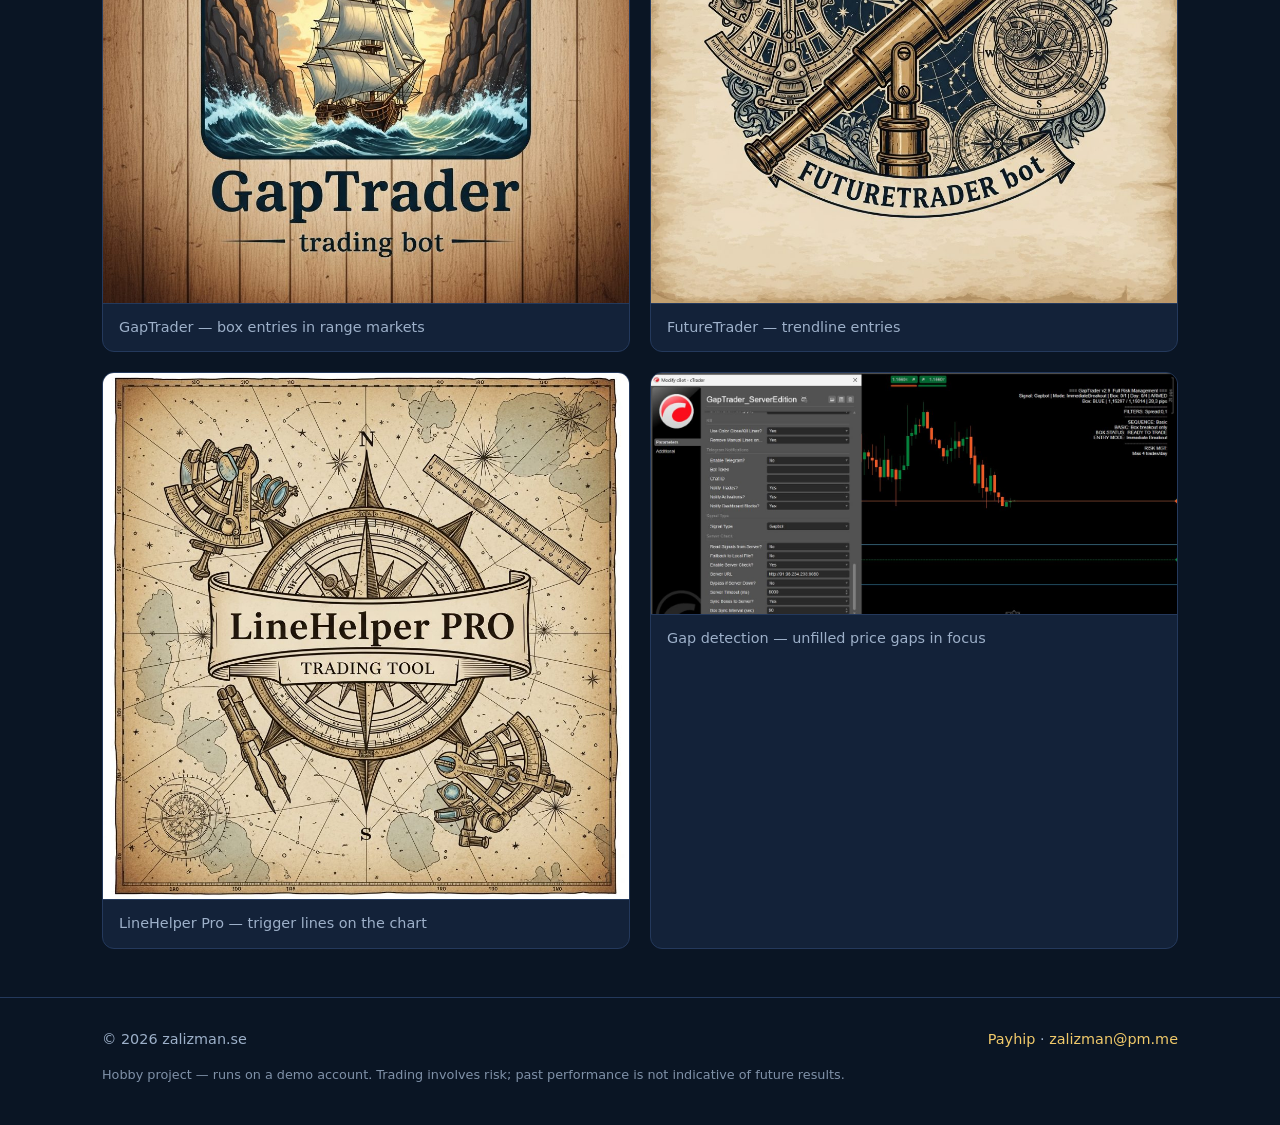
<file: docs/pics.html>
<!DOCTYPE html>
<html lang="sv">
<head>
  <meta charset="UTF-8">
  <meta name="viewport" content="width=device-width, initial-scale=1.0">
  <title>Galleri | zalizman.se</title>
  <meta name="description" content="Galleri: snapshots av ZaliMatrix-strategier, valideringsserverns statistik och cBots i aktion.">
  <link rel="icon" type="image/jpeg" href="images/logo.jpg">
  <style>
    :root {
      --bg: #0a1524; --bg-soft: #0f1f35; --surface: #132239; --surface-2: #182b47;
      --border: #24395c; --fg: #e9eef6; --muted: #9db0c9;
      --brass: #d9a93c; --brass-bright: #f0c96a; --rope: #b98c4a; --sea: #4da3ff;
      --maxw: 1120px; --font-display: Georgia, 'Times New Roman', serif;
      --font-body: "Segoe UI", system-ui, -apple-system, Roboto, sans-serif;
    }
    * { box-sizing: border-box; }
    html { scroll-behavior: smooth; }
    body { margin: 0; font-family: var(--font-body); background:
      radial-gradient(1100px 500px at 80% -8%, rgba(77,163,255,.10), transparent 60%),
      radial-gradient(800px 400px at 10% 0%, rgba(217,169,60,.08), transparent 55%),
      var(--bg); color: var(--fg); line-height: 1.65; }
    img { max-width: 100%; height: auto; display: block; }
    a { color: var(--brass-bright); text-decoration: none; }
    a:hover { text-decoration: underline; }
    .wrap { max-width: var(--maxw); margin: 0 auto; padding: 0 22px; }
    .rope-line { height: 3px; border: 0; margin: 0; background: repeating-linear-gradient(115deg, var(--rope) 0 14px, var(--brass) 14px 22px, var(--rope) 22px 36px); opacity: .55; }
    .site-header { position: sticky; top: 0; z-index: 50; background: rgba(10,21,36,.94); backdrop-filter: blur(8px); border-bottom: 1px solid var(--border); }
    .site-header .wrap { display: flex; align-items: center; gap: 18px; padding: 10px 22px; }
    .brand { display: flex; align-items: center; gap: 12px; font-weight: 800; letter-spacing: .12em; color: var(--fg); font-size: 1rem; }
    .brand:hover { text-decoration: none; }
    .brand img { width: 44px; height: 44px; border-radius: 50%; border: 2px solid var(--rope); }
    nav.main-nav { margin-left: auto; display: flex; align-items: center; gap: 4px; flex-wrap: wrap; }
    nav.main-nav a { color: var(--muted); padding: 8px 12px; border-radius: 8px; font-size: .95rem; }
    nav.main-nav a:hover { color: var(--fg); background: var(--bg-soft); text-decoration: none; }
    nav.main-nav a.active { color: var(--brass-bright); }
    .btn { display: inline-block; padding: 8px 16px; border-radius: 10px; font-weight: 700; font-size: .9rem; }
    .btn-brass { background: linear-gradient(135deg, var(--brass), var(--rope)); color: #10192b; }
    nav.main-nav a.btn-brass { color: #10192b; }
    .page-hero { padding: 52px 0 40px; text-align: center; }
    .page-hero h1 { font-family: var(--font-display); font-weight: 400; font-size: clamp(1.8rem, 4vw, 2.7rem); margin: 0 0 12px; }
    .page-hero p { color: var(--muted); max-width: 680px; margin: 0 auto; }
    section { padding: 48px 0; }
    .gallery { display: grid; grid-template-columns: repeat(2, 1fr); gap: 20px; }
    .gallery figure { margin: 0; background: var(--surface); border: 1px solid var(--border); border-radius: 12px; overflow: hidden; transition: transform .15s ease, border-color .15s ease; }
    .gallery figure:hover { transform: translateY(-3px); border-color: var(--rope); }
    .gallery img { width: 100%; }
    .gallery figcaption { padding: 12px 16px; color: var(--muted); font-size: .9rem; border-top: 1px solid var(--border); }
    .site-footer { padding: 30px 0 40px; border-top: 1px solid var(--border); color: var(--muted); font-size: .9rem; }
    .site-footer .wrap { display: flex; justify-content: space-between; gap: 12px; flex-wrap: wrap; }
    .footer-note { flex-basis: 100%; font-size: .8rem; opacity: .8; }
    @media (max-width: 700px) { .gallery { grid-template-columns: 1fr; } .site-header .wrap { flex-wrap: wrap; } nav.main-nav { margin-left: 0; width: 100%; justify-content: center; } }
  </style>
</head>
<body>

<header class="site-header">
  <div class="wrap">
    <a class="brand" href="index.html">
      <img src="images/logo.jpg" alt="Zalizman">
      <span>ZALIZMAN</span>
    </a>
    <nav class="main-nav">
      <a href="index.html">Hem</a>
      <a href="cbots.html">cBots</a>
      <a href="matrix.html">Matrix</a>
      <a href="pics.html" class="active">Galleri</a>
      <a href="https://payhip.com/ZalizmanTrading" class="btn btn-brass" target="_blank" rel="noopener">Buy on Payhip</a>
    </nav>
  </div>
</header>
<hr class="rope-line">

<section class="page-hero">
  <div class="wrap">
    <h1>Galleri</h1>
    <p>Snapshots av strategier, valideringsserverns statistik och cBots i aktion.</p>
  </div>
</section>

<section>
  <div class="wrap">
    <div class="gallery">
      <figure><img src="images/dash1.jpg" alt="TradeControl dashboard" loading="lazy"><figcaption>TradeControl Dashboard — live PnL overview</figcaption></figure>
      <figure><img src="images/dash2.jpg" alt="TradeControl dashboard detalj" loading="lazy"><figcaption>TradeControl Dashboard — risk &amp; korrelationsvy</figcaption></figure>
      <figure><img src="images/ai-validator.jpg" alt="Matrix Validation Server" loading="lazy"><figcaption>Matrix Validation Server — 44 filter blocks at work</figcaption></figure>
      <figure><img src="images/matrix-indicator.jpg" alt="MatrixBasket indikator" loading="lazy"><figcaption>MatrixBasket — multi-currency strength H4/H1</figcaption></figure>
      <figure><img src="images/gaptrader.jpg" alt="GapTrader" loading="lazy"><figcaption>GapTrader — box entries in range markets</figcaption></figure>
      <figure><img src="images/futuretrader.jpg" alt="FutureTrader" loading="lazy"><figcaption>FutureTrader — trendline entries</figcaption></figure>
      <figure><img src="images/linehelper.jpg" alt="LineHelper Pro" loading="lazy"><figcaption>LineHelper Pro — trigger lines on the chart</figcaption></figure>
      <figure><img src="images/gap.jpg" alt="Gap-detektion" loading="lazy"><figcaption>Gap detection — unfilled price gaps in focus</figcaption></figure>
    </div>
  </div>
</section>

<footer class="site-footer">
  <div class="wrap">
    <span>© 2026 zalizman.se</span>
    <span><a href="https://payhip.com/ZalizmanTrading" target="_blank" rel="noopener">Payhip</a> · <a href="mailto:zalizman@pm.me">zalizman@pm.me</a></span>
    <span class="footer-note">Hobby project — runs on a demo account. Trading involves risk; past performance is not indicative of future results.</span>
  </div>
</footer>

</body>
</html>
</file>
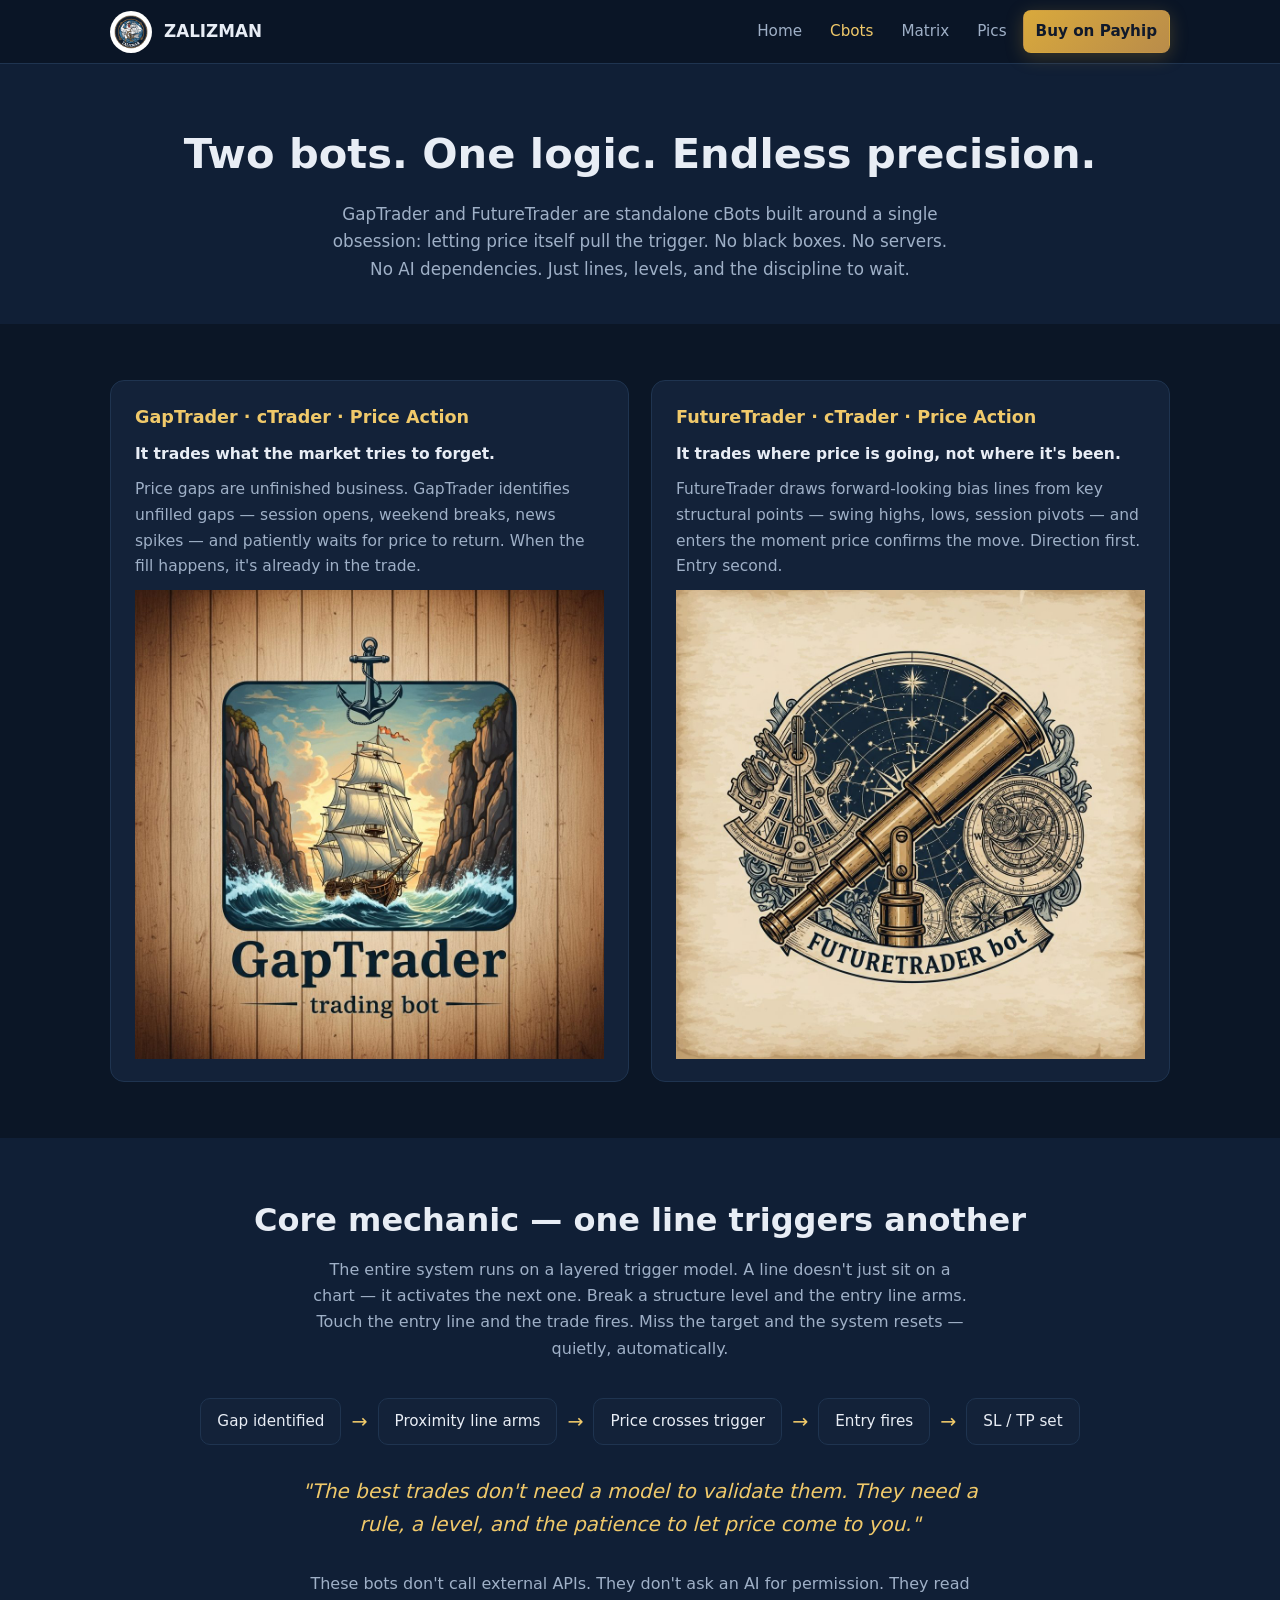
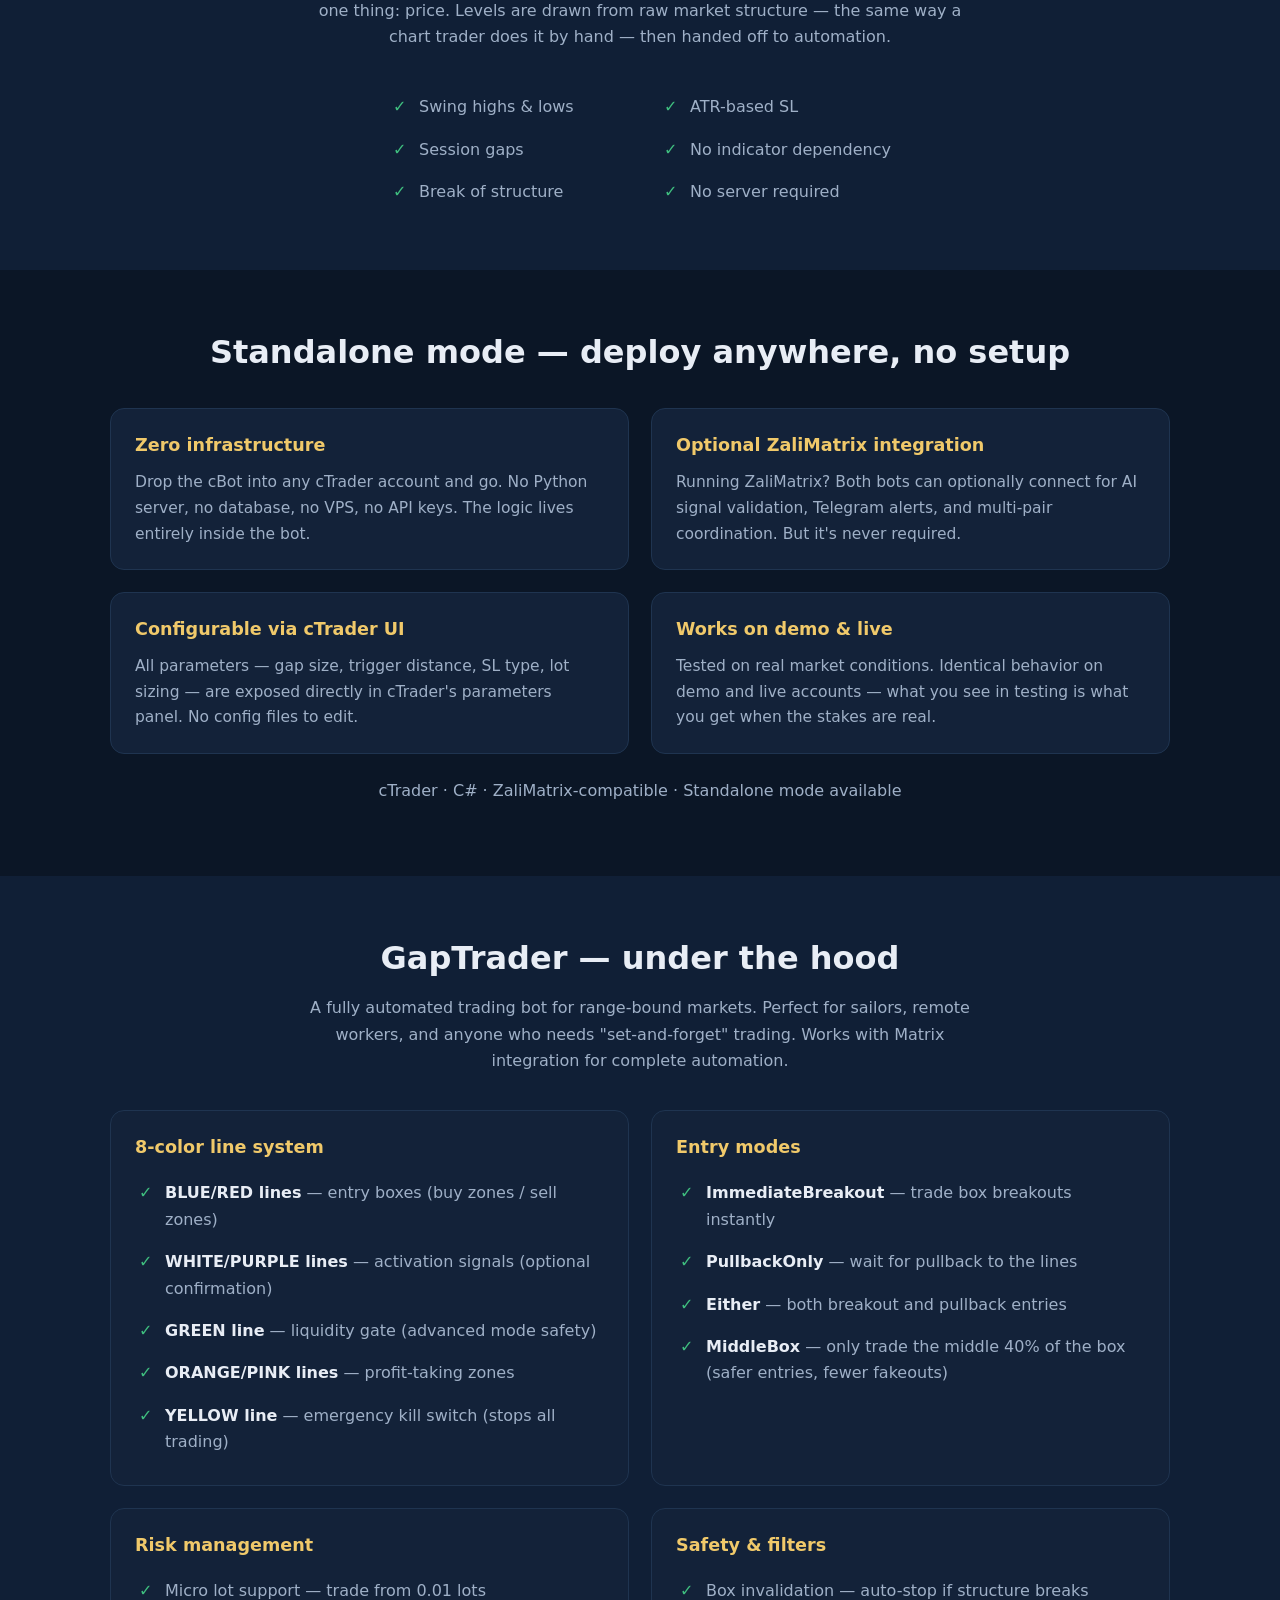
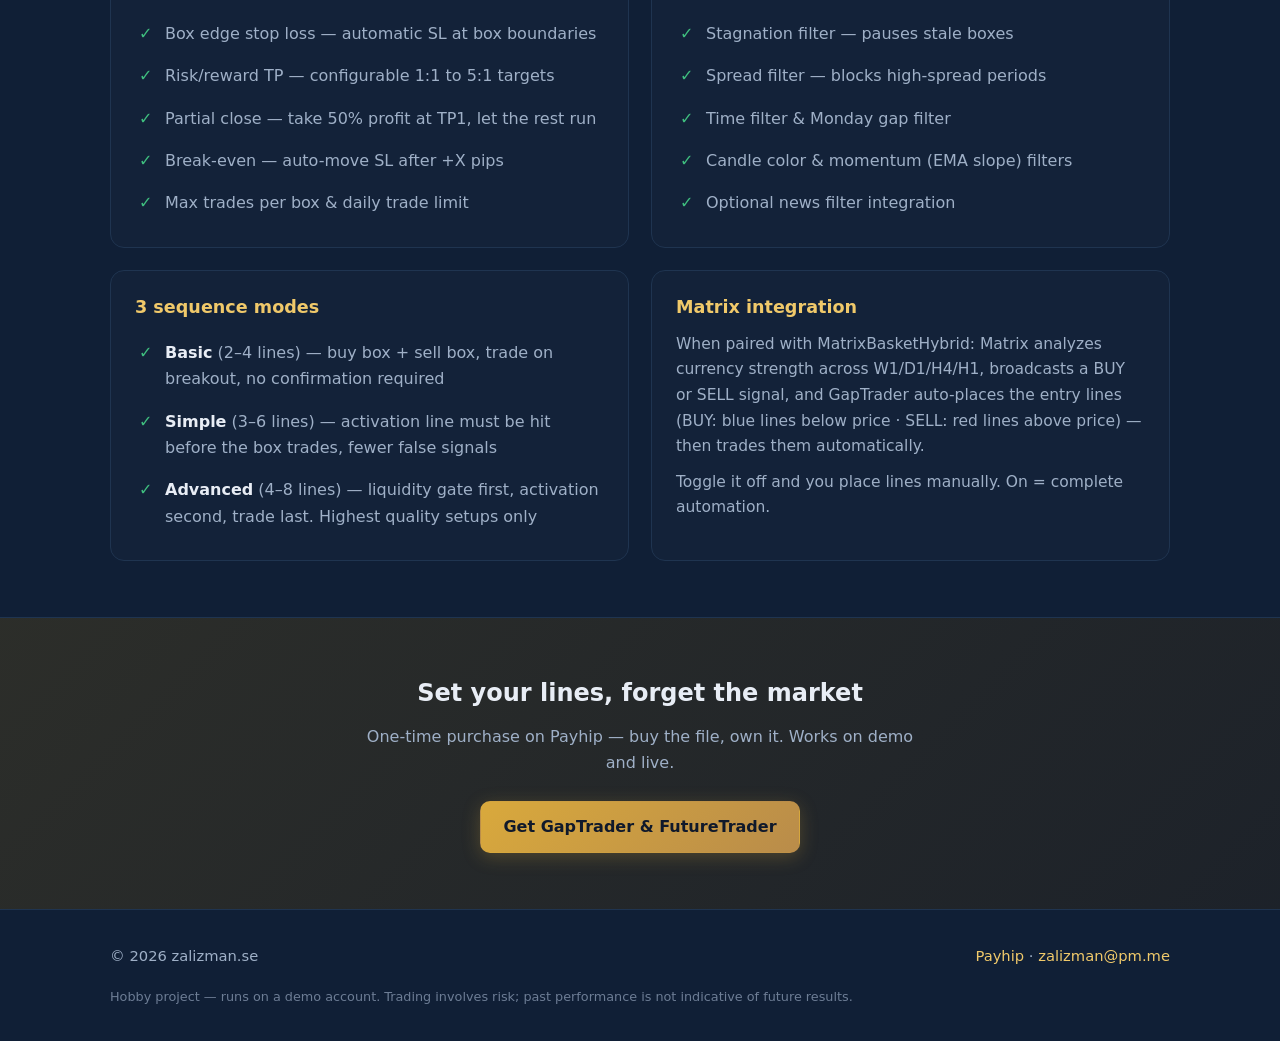
<file: site_backup_2026-11-20/cbots.html>
<!DOCTYPE html>
<html lang="en">
<head>
  <meta charset="UTF-8">
  <meta name="viewport" content="width=device-width, initial-scale=1.0">
  <title>Cbots — GapTrader &amp; FutureTrader | zalizman.se</title>
  <meta name="description" content="GapTrader and FutureTrader: standalone cBots for cTrader. Price action, levels and patience — no servers, no subscriptions, no AI dependencies.">
  <link rel="icon" type="image/jpeg" href="images/logo.jpg">
  <link rel="stylesheet" href="style.css">
</head>
<body>

<header class="site-header">
  <div class="wrap">
    <a class="brand" href="index.html">
      <img src="images/logo.jpg" alt="Zalizman logo">
      <span>ZALIZMAN</span>
    </a>
    <nav class="main-nav">
      <a href="index.html">Home</a>
      <a href="cbots.html" class="active">Cbots</a>
      <a href="matrix.html">Matrix</a>
      <a href="pics.html">Pics</a>
      <a href="https://payhip.com/ZalizmanTrading" class="btn btn-gold btn-sm" target="_blank" rel="noopener">Buy on Payhip</a>
    </nav>
  </div>
</header>

<section class="page-hero">
  <div class="wrap">
    <h1>Two bots. One logic. Endless precision.</h1>
    <p>GapTrader and FutureTrader are standalone cBots built around a single obsession: letting price itself pull the trigger. No black boxes. No servers. No AI dependencies. Just lines, levels, and the discipline to wait.</p>
  </div>
</section>

<section>
  <div class="wrap">
    <div class="grid-2">
      <div class="info-card">
        <h3>GapTrader · cTrader · Price Action</h3>
        <p><strong>It trades what the market tries to forget.</strong></p>
        <p>Price gaps are unfinished business. GapTrader identifies unfilled gaps — session opens, weekend breaks, news spikes — and patiently waits for price to return. When the fill happens, it's already in the trade.</p>
        <p><img src="images/gaptrader.jpg" alt="GapTrader Bot" loading="lazy"></p>
      </div>
      <div class="info-card">
        <h3>FutureTrader · cTrader · Price Action</h3>
        <p><strong>It trades where price is going, not where it's been.</strong></p>
        <p>FutureTrader draws forward-looking bias lines from key structural points — swing highs, lows, session pivots — and enters the moment price confirms the move. Direction first. Entry second.</p>
        <p><img src="images/futuretrader.jpg" alt="FutureTrader Bot" loading="lazy"></p>
      </div>
    </div>
  </div>
</section>

<section class="section-soft">
  <div class="wrap">
    <h2 class="section-title">Core mechanic — one line triggers another</h2>
    <p class="section-sub">The entire system runs on a layered trigger model. A line doesn't just sit on a chart — it activates the next one. Break a structure level and the entry line arms. Touch the entry line and the trade fires. Miss the target and the system resets — quietly, automatically.</p>
    <div class="chain">
      <span class="step">Gap identified</span><span class="arrow">→</span>
      <span class="step">Proximity line arms</span><span class="arrow">→</span>
      <span class="step">Price crosses trigger</span><span class="arrow">→</span>
      <span class="step">Entry fires</span><span class="arrow">→</span>
      <span class="step">SL / TP set</span>
    </div>
    <blockquote class="pull">"The best trades don't need a model to validate them. They need a rule, a level, and the patience to let price come to you."</blockquote>
    <p class="section-sub">These bots don't call external APIs. They don't ask an AI for permission. They read one thing: price. Levels are drawn from raw market structure — the same way a chart trader does it by hand — then handed off to automation.</p>
    <div class="wrap" style="display:flex; justify-content:center;">
      <ul class="feature-list" style="columns:2; column-gap:40px;">
        <li>Swing highs &amp; lows</li>
        <li>Session gaps</li>
        <li>Break of structure</li>
        <li>ATR-based SL</li>
        <li>No indicator dependency</li>
        <li>No server required</li>
      </ul>
    </div>
  </div>
</section>

<section>
  <div class="wrap">
    <h2 class="section-title">Standalone mode — deploy anywhere, no setup</h2>
    <div class="info-grid" style="margin-top:30px;">
      <div class="info-card">
        <h3>Zero infrastructure</h3>
        <p>Drop the cBot into any cTrader account and go. No Python server, no database, no VPS, no API keys. The logic lives entirely inside the bot.</p>
      </div>
      <div class="info-card">
        <h3>Optional ZaliMatrix integration</h3>
        <p>Running ZaliMatrix? Both bots can optionally connect for AI signal validation, Telegram alerts, and multi-pair coordination. But it's never required.</p>
      </div>
      <div class="info-card">
        <h3>Configurable via cTrader UI</h3>
        <p>All parameters — gap size, trigger distance, SL type, lot sizing — are exposed directly in cTrader's parameters panel. No config files to edit.</p>
      </div>
      <div class="info-card">
        <h3>Works on demo &amp; live</h3>
        <p>Tested on real market conditions. Identical behavior on demo and live accounts — what you see in testing is what you get when the stakes are real.</p>
      </div>
    </div>
    <p style="text-align:center; color:var(--muted); margin-top:24px;">cTrader · C# · ZaliMatrix-compatible · Standalone mode available</p>
  </div>
</section>

<section class="section-soft">
  <div class="wrap">
    <h2 class="section-title">GapTrader — under the hood</h2>
    <p class="section-sub">A fully automated trading bot for range-bound markets. Perfect for sailors, remote workers, and anyone who needs "set-and-forget" trading. Works with Matrix integration for complete automation.</p>

    <div class="info-grid">
      <div class="info-card">
        <h3>8-color line system</h3>
        <ul class="feature-list">
          <li><strong>BLUE/RED lines</strong> — entry boxes (buy zones / sell zones)</li>
          <li><strong>WHITE/PURPLE lines</strong> — activation signals (optional confirmation)</li>
          <li><strong>GREEN line</strong> — liquidity gate (advanced mode safety)</li>
          <li><strong>ORANGE/PINK lines</strong> — profit-taking zones</li>
          <li><strong>YELLOW line</strong> — emergency kill switch (stops all trading)</li>
        </ul>
      </div>
      <div class="info-card">
        <h3>Entry modes</h3>
        <ul class="feature-list">
          <li><strong>ImmediateBreakout</strong> — trade box breakouts instantly</li>
          <li><strong>PullbackOnly</strong> — wait for pullback to the lines</li>
          <li><strong>Either</strong> — both breakout and pullback entries</li>
          <li><strong>MiddleBox</strong> — only trade the middle 40% of the box (safer entries, fewer fakeouts)</li>
        </ul>
      </div>
      <div class="info-card">
        <h3>Risk management</h3>
        <ul class="feature-list">
          <li>Micro lot support — trade from 0.01 lots</li>
          <li>Box edge stop loss — automatic SL at box boundaries</li>
          <li>Risk/reward TP — configurable 1:1 to 5:1 targets</li>
          <li>Partial close — take 50% profit at TP1, let the rest run</li>
          <li>Break-even — auto-move SL after +X pips</li>
          <li>Max trades per box &amp; daily trade limit</li>
        </ul>
      </div>
      <div class="info-card">
        <h3>Safety &amp; filters</h3>
        <ul class="feature-list">
          <li>Box invalidation — auto-stop if structure breaks</li>
          <li>Stagnation filter — pauses stale boxes</li>
          <li>Spread filter — blocks high-spread periods</li>
          <li>Time filter &amp; Monday gap filter</li>
          <li>Candle color &amp; momentum (EMA slope) filters</li>
          <li>Optional news filter integration</li>
        </ul>
      </div>
    </div>

    <div class="info-grid" style="margin-top:22px;">
      <div class="info-card">
        <h3>3 sequence modes</h3>
        <ul class="feature-list">
          <li><strong>Basic</strong> (2–4 lines) — buy box + sell box, trade on breakout, no confirmation required</li>
          <li><strong>Simple</strong> (3–6 lines) — activation line must be hit before the box trades, fewer false signals</li>
          <li><strong>Advanced</strong> (4–8 lines) — liquidity gate first, activation second, trade last. Highest quality setups only</li>
        </ul>
      </div>
      <div class="info-card">
        <h3>Matrix integration</h3>
        <p>When paired with MatrixBasketHybrid: Matrix analyzes currency strength across W1/D1/H4/H1, broadcasts a BUY or SELL signal, and GapTrader auto-places the entry lines (BUY: blue lines below price · SELL: red lines above price) — then trades them automatically.</p>
        <p>Toggle it off and you place lines manually. On = complete automation.</p>
      </div>
    </div>
  </div>
</section>

<section class="cta-band">
  <div class="wrap">
    <h2>Set your lines, forget the market</h2>
    <p>One-time purchase on Payhip — buy the file, own it. Works on demo and live.</p>
    <a class="btn btn-gold" href="https://payhip.com/ZalizmanTrading" target="_blank" rel="noopener">Get GapTrader &amp; FutureTrader</a>
  </div>
</section>

<footer class="site-footer">
  <div class="wrap">
    <span>© 2026 zalizman.se</span>
    <span><a href="https://payhip.com/ZalizmanTrading" target="_blank" rel="noopener">Payhip</a> · <a href="mailto:zalizman@pm.me">zalizman@pm.me</a></span>
    <span class="footer-note">Hobby project — runs on a demo account. Trading involves risk; past performance is not indicative of future results.</span>
  </div>
</footer>

</body>
</html>
</file>
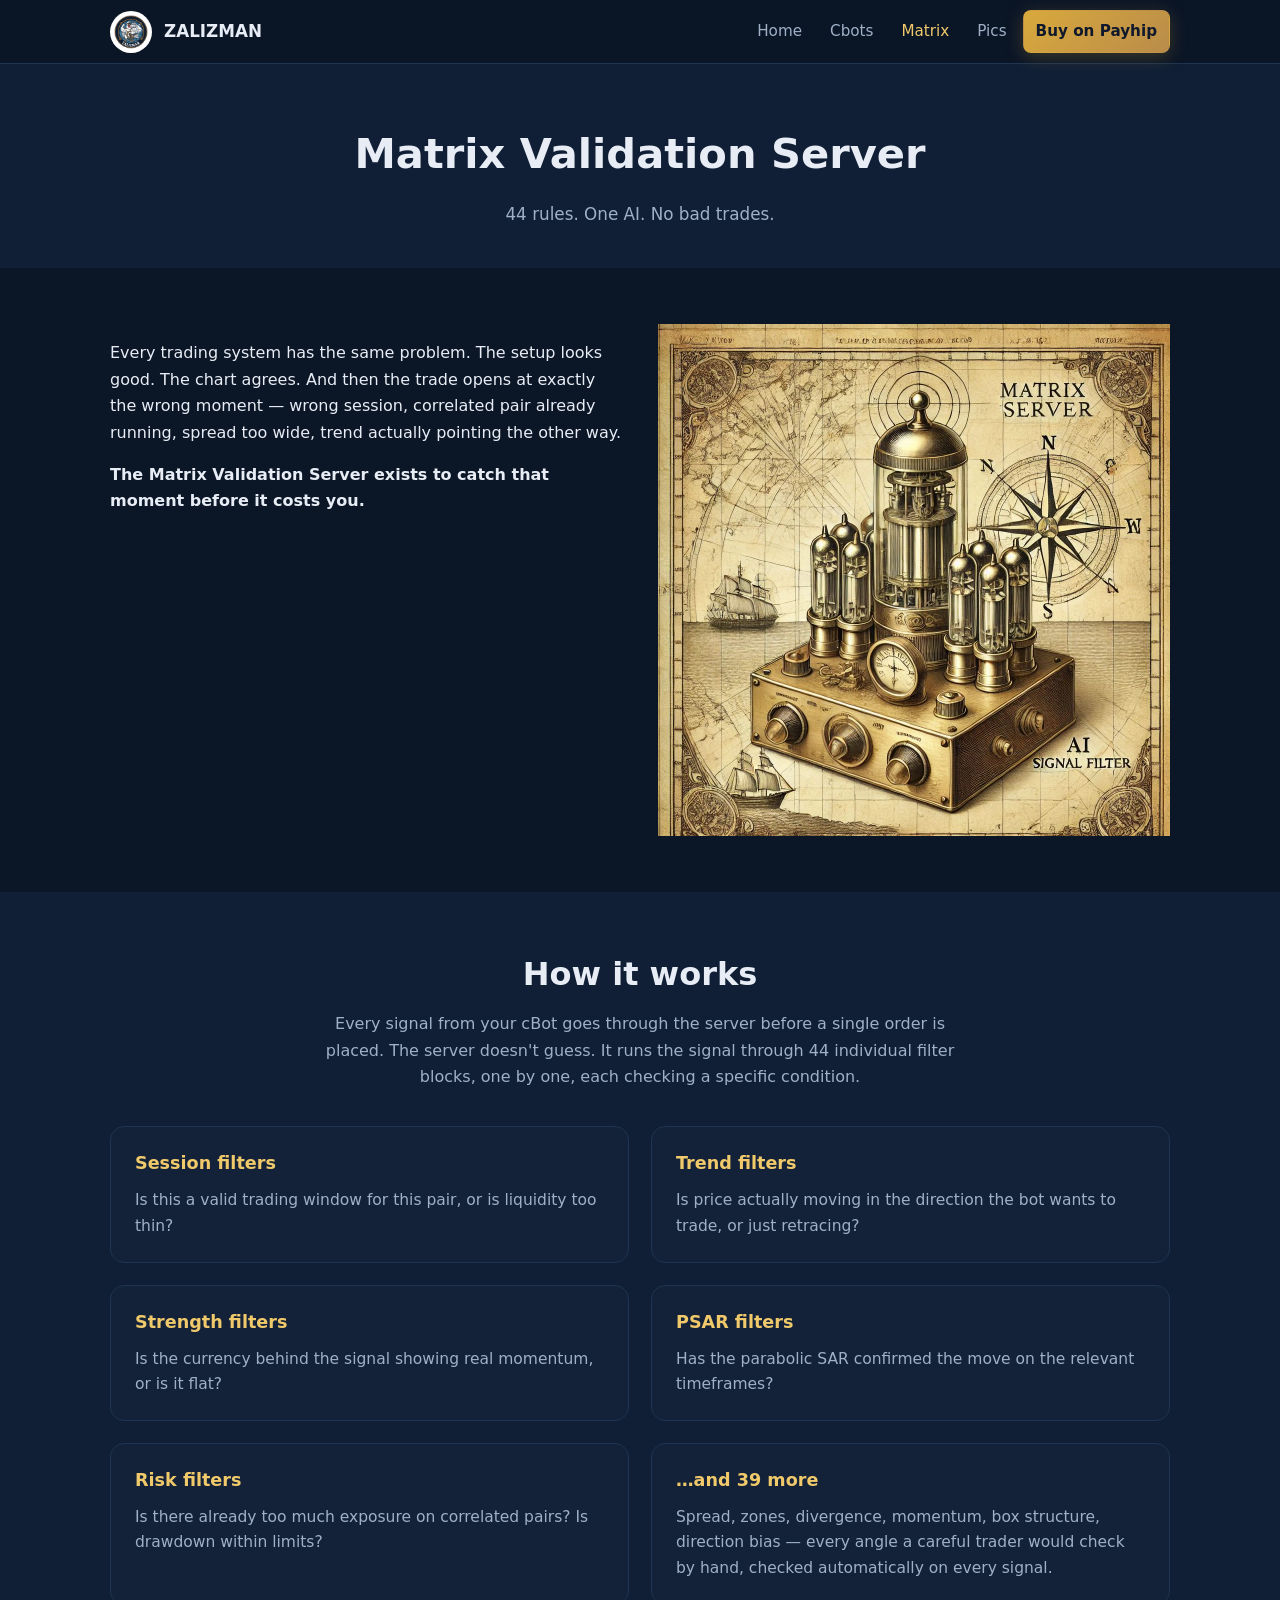
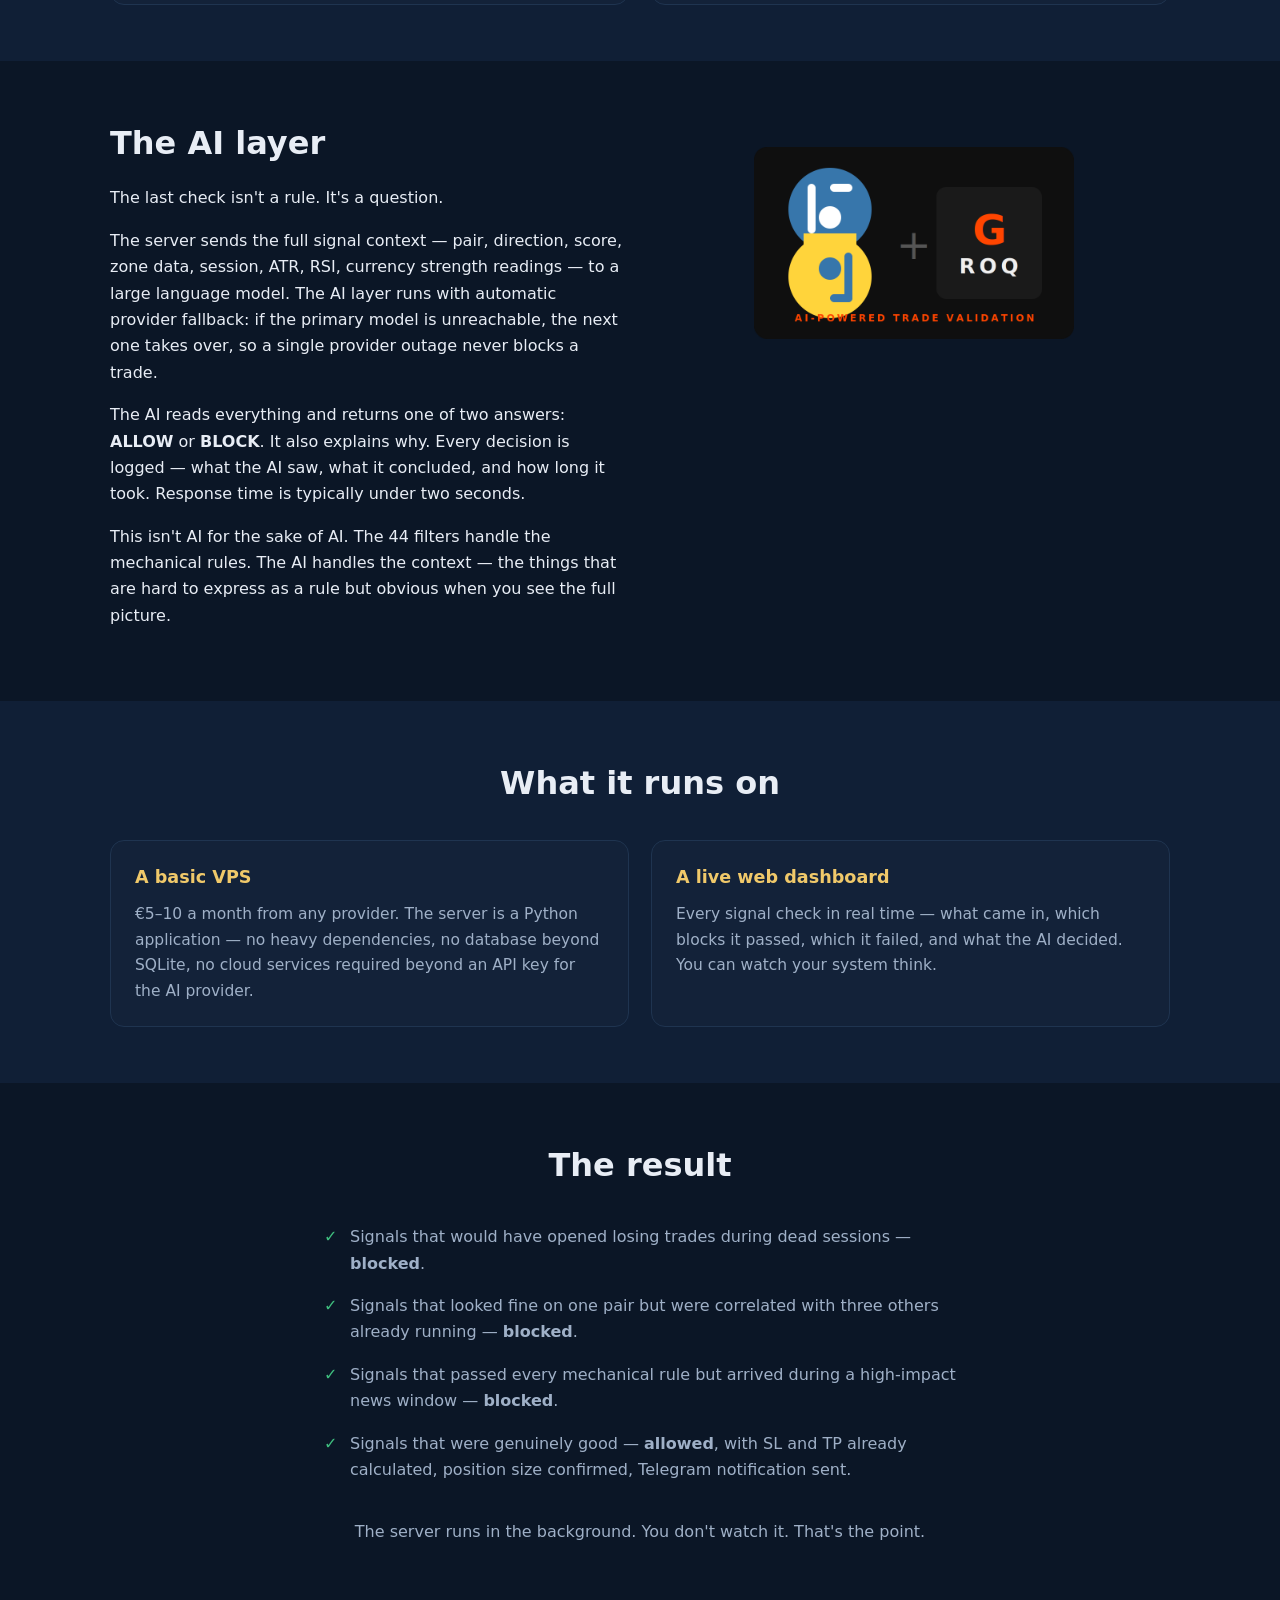
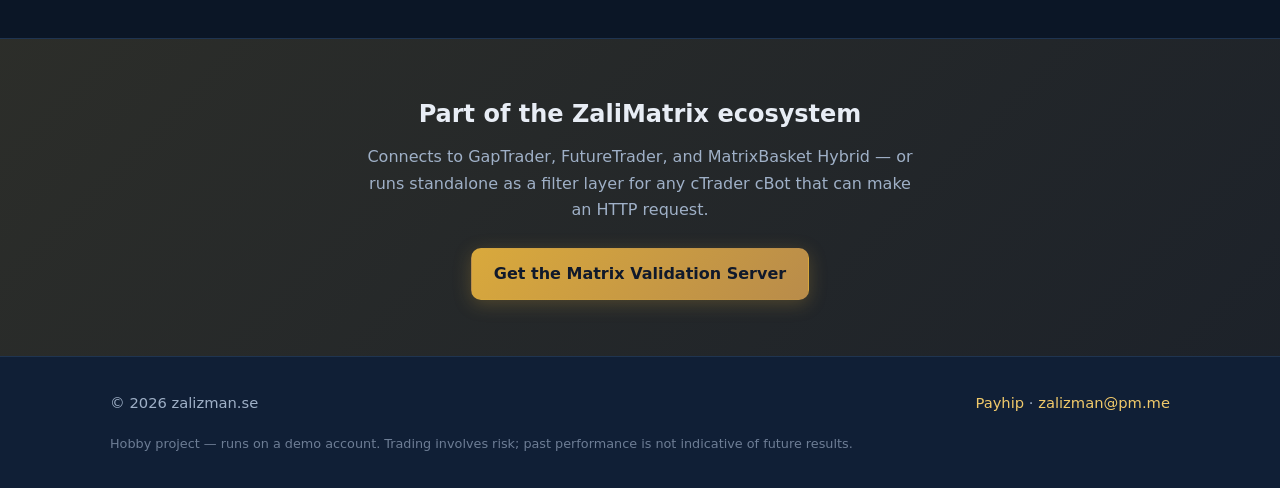
<file: site_backup_2026-11-20/matrix.html>
<!DOCTYPE html>
<html lang="en">
<head>
  <meta charset="UTF-8">
  <meta name="viewport" content="width=device-width, initial-scale=1.0">
  <title>Matrix Validation Server | zalizman.se</title>
  <meta name="description" content="Matrix Validation Server: every signal passes 44 filter blocks — session, trend, strength, PSAR, risk — then an AI layer gives a final ALLOW or BLOCK. Runs on any VPS.">
  <link rel="icon" type="image/jpeg" href="images/logo.jpg">
  <link rel="stylesheet" href="style.css">
</head>
<body>

<header class="site-header">
  <div class="wrap">
    <a class="brand" href="index.html">
      <img src="images/logo.jpg" alt="Zalizman logo">
      <span>ZALIZMAN</span>
    </a>
    <nav class="main-nav">
      <a href="index.html">Home</a>
      <a href="cbots.html">Cbots</a>
      <a href="matrix.html" class="active">Matrix</a>
      <a href="pics.html">Pics</a>
      <a href="https://payhip.com/ZalizmanTrading" class="btn btn-gold btn-sm" target="_blank" rel="noopener">Buy on Payhip</a>
    </nav>
  </div>
</header>

<section class="page-hero">
  <div class="wrap">
    <h1>Matrix Validation Server</h1>
    <p>44 rules. One AI. No bad trades.</p>
  </div>
</section>

<section>
  <div class="wrap story">
    <div>
      <p>Every trading system has the same problem. The setup looks good. The chart agrees. And then the trade opens at exactly the wrong moment — wrong session, correlated pair already running, spread too wide, trend actually pointing the other way.</p>
      <p><strong>The Matrix Validation Server exists to catch that moment before it costs you.</strong></p>
    </div>
    <div>
      <img src="images/ai-validator.jpg" alt="Matrix Validation Server dashboard" loading="lazy">
    </div>
  </div>
</section>

<section class="section-soft">
  <div class="wrap">
    <h2 class="section-title">How it works</h2>
    <p class="section-sub">Every signal from your cBot goes through the server before a single order is placed. The server doesn't guess. It runs the signal through 44 individual filter blocks, one by one, each checking a specific condition.</p>
    <div class="info-grid">
      <div class="info-card">
        <h3>Session filters</h3>
        <p>Is this a valid trading window for this pair, or is liquidity too thin?</p>
      </div>
      <div class="info-card">
        <h3>Trend filters</h3>
        <p>Is price actually moving in the direction the bot wants to trade, or just retracing?</p>
      </div>
      <div class="info-card">
        <h3>Strength filters</h3>
        <p>Is the currency behind the signal showing real momentum, or is it flat?</p>
      </div>
      <div class="info-card">
        <h3>PSAR filters</h3>
        <p>Has the parabolic SAR confirmed the move on the relevant timeframes?</p>
      </div>
      <div class="info-card">
        <h3>Risk filters</h3>
        <p>Is there already too much exposure on correlated pairs? Is drawdown within limits?</p>
      </div>
      <div class="info-card">
        <h3>…and 39 more</h3>
        <p>Spread, zones, divergence, momentum, box structure, direction bias — every angle a careful trader would check by hand, checked automatically on every signal.</p>
      </div>
    </div>
  </div>
</section>

<section>
  <div class="wrap story">
    <div>
      <h2 class="section-title" style="text-align:left;">The AI layer</h2>
      <p>The last check isn't a rule. It's a question.</p>
      <p>The server sends the full signal context — pair, direction, score, zone data, session, ATR, RSI, currency strength readings — to a large language model. The AI layer runs with automatic provider fallback: if the primary model is unreachable, the next one takes over, so a single provider outage never blocks a trade.</p>
      <p>The AI reads everything and returns one of two answers: <strong>ALLOW</strong> or <strong>BLOCK</strong>. It also explains why. Every decision is logged — what the AI saw, what it concluded, and how long it took. Response time is typically under two seconds.</p>
      <p>This isn't AI for the sake of AI. The 44 filters handle the mechanical rules. The AI handles the context — the things that are hard to express as a rule but obvious when you see the full picture.</p>
    </div>
    <div>
      <img src="images/python-groq.png" alt="AI signal filter" style="max-width:320px; margin:30px auto;" loading="lazy">
    </div>
  </div>
</section>

<section class="section-soft">
  <div class="wrap">
    <h2 class="section-title">What it runs on</h2>
    <div class="info-grid" style="margin-top:30px;">
      <div class="info-card">
        <h3>A basic VPS</h3>
        <p>€5–10 a month from any provider. The server is a Python application — no heavy dependencies, no database beyond SQLite, no cloud services required beyond an API key for the AI provider.</p>
      </div>
      <div class="info-card">
        <h3>A live web dashboard</h3>
        <p>Every signal check in real time — what came in, which blocks it passed, which it failed, and what the AI decided. You can watch your system think.</p>
      </div>
    </div>
  </div>
</section>

<section>
  <div class="wrap">
    <h2 class="section-title">The result</h2>
    <div class="wrap" style="display:flex; justify-content:center; margin-top:24px;">
      <ul class="feature-list" style="max-width:640px;">
        <li>Signals that would have opened losing trades during dead sessions — <strong>blocked</strong>.</li>
        <li>Signals that looked fine on one pair but were correlated with three others already running — <strong>blocked</strong>.</li>
        <li>Signals that passed every mechanical rule but arrived during a high-impact news window — <strong>blocked</strong>.</li>
        <li>Signals that were genuinely good — <strong>allowed</strong>, with SL and TP already calculated, position size confirmed, Telegram notification sent.</li>
      </ul>
    </div>
    <p class="section-sub" style="margin-top:28px;">The server runs in the background. You don't watch it. That's the point.</p>
  </div>
</section>

<section class="cta-band">
  <div class="wrap">
    <h2>Part of the ZaliMatrix ecosystem</h2>
    <p>Connects to GapTrader, FutureTrader, and MatrixBasket Hybrid — or runs standalone as a filter layer for any cTrader cBot that can make an HTTP request.</p>
    <a class="btn btn-gold" href="https://payhip.com/ZalizmanTrading" target="_blank" rel="noopener">Get the Matrix Validation Server</a>
  </div>
</section>

<footer class="site-footer">
  <div class="wrap">
    <span>© 2026 zalizman.se</span>
    <span><a href="https://payhip.com/ZalizmanTrading" target="_blank" rel="noopener">Payhip</a> · <a href="mailto:zalizman@pm.me">zalizman@pm.me</a></span>
    <span class="footer-note">Hobby project — runs on a demo account. Trading involves risk; past performance is not indicative of future results.</span>
  </div>
</footer>

</body>
</html>
</file>
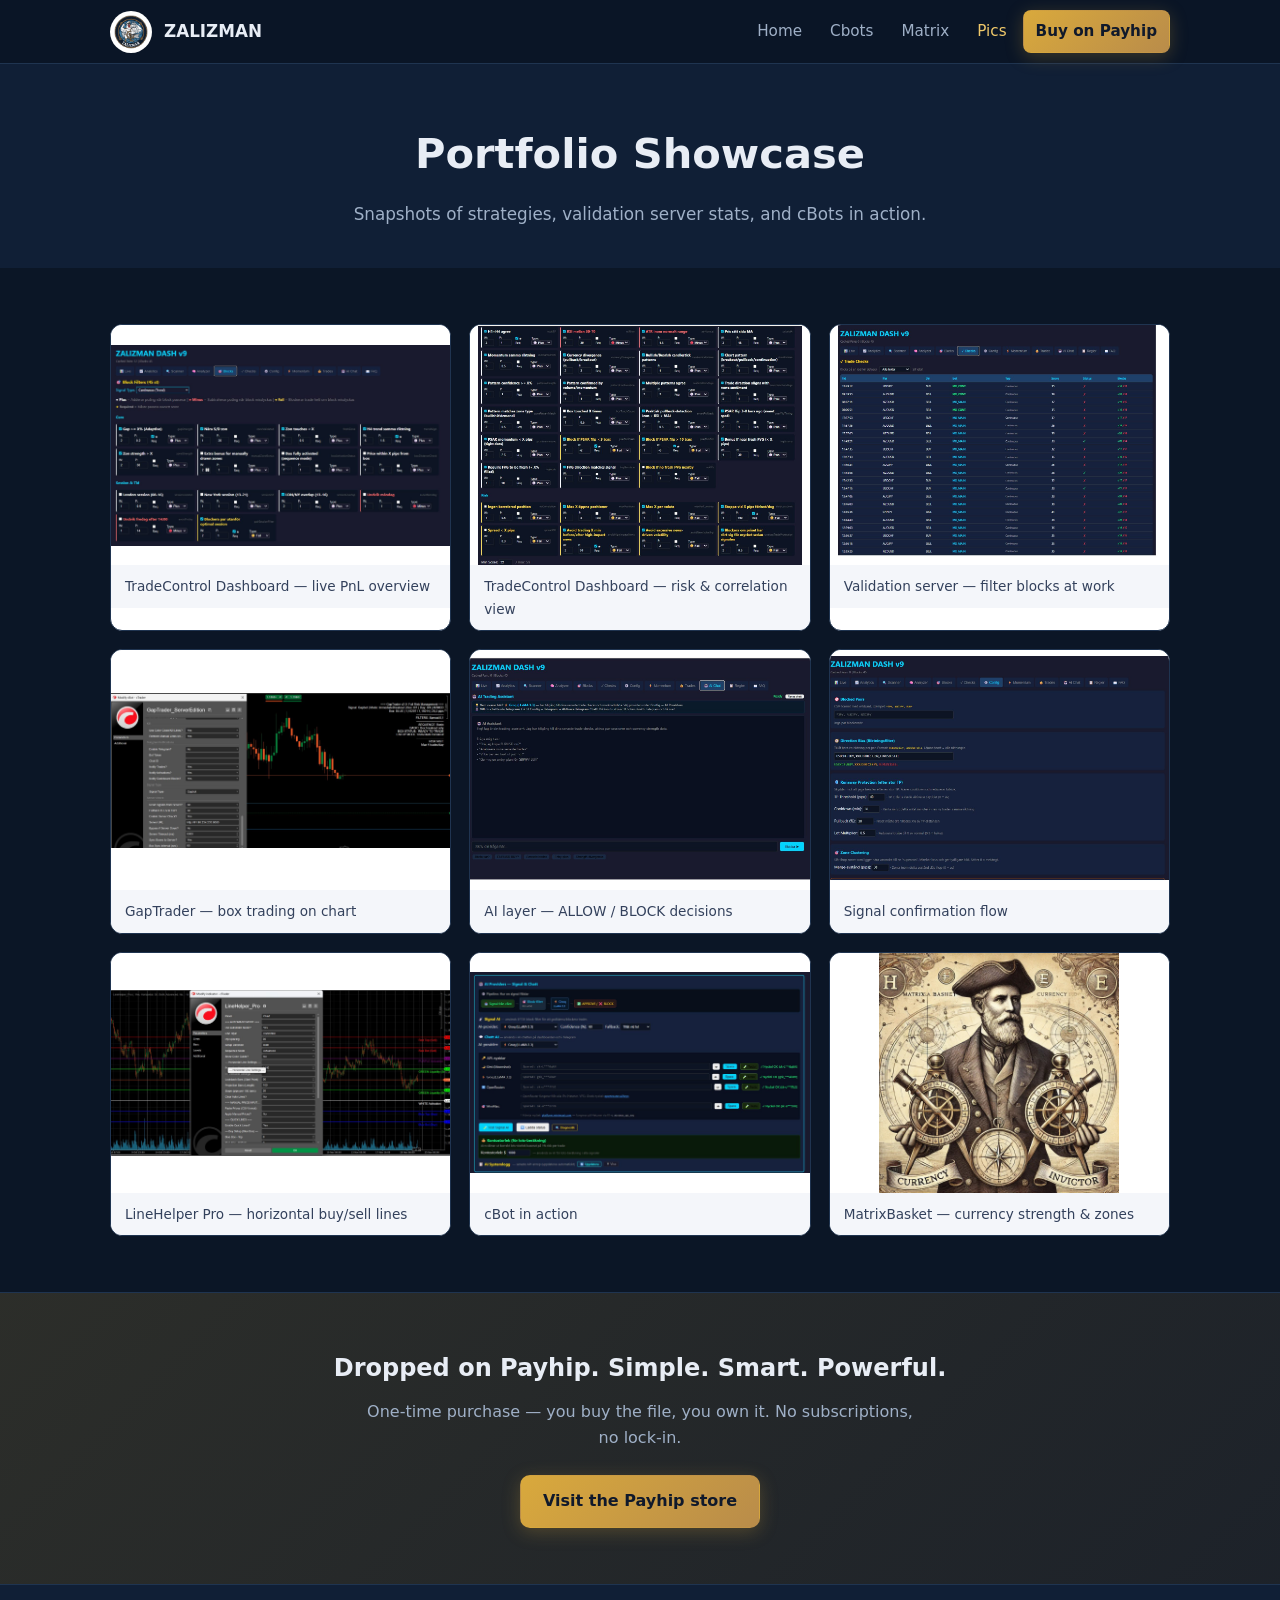
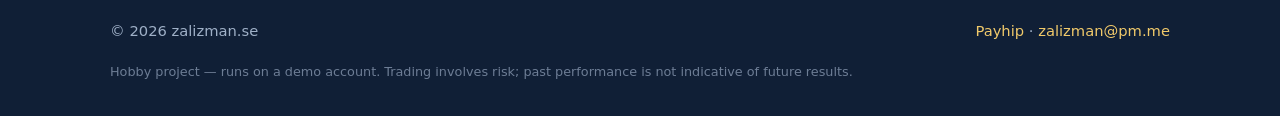
<file: site_backup_2026-11-20/pics.html>
<!DOCTYPE html>
<html lang="en">
<head>
  <meta charset="UTF-8">
  <meta name="viewport" content="width=device-width, initial-scale=1.0">
  <title>Pics — Gallery | zalizman.se</title>
  <meta name="description" content="Gallery: snapshots of ZaliMatrix strategies, validation server stats, and cBots in action.">
  <link rel="icon" type="image/jpeg" href="images/logo.jpg">
  <link rel="stylesheet" href="style.css">
</head>
<body>

<header class="site-header">
  <div class="wrap">
    <a class="brand" href="index.html">
      <img src="images/logo.jpg" alt="Zalizman logo">
      <span>ZALIZMAN</span>
    </a>
    <nav class="main-nav">
      <a href="index.html">Home</a>
      <a href="cbots.html">Cbots</a>
      <a href="matrix.html">Matrix</a>
      <a href="pics.html" class="active">Pics</a>
      <a href="https://payhip.com/ZalizmanTrading" class="btn btn-gold btn-sm" target="_blank" rel="noopener">Buy on Payhip</a>
    </nav>
  </div>
</header>

<section class="page-hero">
  <div class="wrap">
    <h1>Portfolio Showcase</h1>
    <p>Snapshots of strategies, validation server stats, and cBots in action.</p>
  </div>
</section>

<section>
  <div class="wrap">
    <div class="gallery">
      <figure><img src="images/dash1.jpg" alt="TradeControl dashboard" loading="lazy"><figcaption>TradeControl Dashboard — live PnL overview</figcaption></figure>
      <figure><img src="images/dash2.jpg" alt="TradeControl dashboard detail" loading="lazy"><figcaption>TradeControl Dashboard — risk &amp; correlation view</figcaption></figure>
      <figure><img src="images/checks.jpg" alt="Validation filter blocks" loading="lazy"><figcaption>Validation server — filter blocks at work</figcaption></figure>
      <figure><img src="images/gap.jpg" alt="GapTrader chart" loading="lazy"><figcaption>GapTrader — box trading on chart</figcaption></figure>
      <figure><img src="images/ai.jpg" alt="AI validation" loading="lazy"><figcaption>AI layer — ALLOW / BLOCK decisions</figcaption></figure>
      <figure><img src="images/conf.jpg" alt="Confirmation flow" loading="lazy"><figcaption>Signal confirmation flow</figcaption></figure>
      <figure><img src="images/linehelper-chart.jpg" alt="LineHelper Pro on chart" loading="lazy"><figcaption>LineHelper Pro — horizontal buy/sell lines</figcaption></figure>
      <figure><img src="images/namnlos.jpg" alt="cBot in action" loading="lazy"><figcaption>cBot in action</figcaption></figure>
      <figure><img src="images/matrix-indicator.jpg" alt="MatrixBasket indicator" loading="lazy"><figcaption>MatrixBasket — currency strength &amp; zones</figcaption></figure>
    </div>
  </div>
</section>

<section class="cta-band">
  <div class="wrap">
    <h2>Dropped on Payhip. Simple. Smart. Powerful.</h2>
    <p>One-time purchase — you buy the file, you own it. No subscriptions, no lock-in.</p>
    <a class="btn btn-gold" href="https://payhip.com/ZalizmanTrading" target="_blank" rel="noopener">Visit the Payhip store</a>
  </div>
</section>

<footer class="site-footer">
  <div class="wrap">
    <span>© 2026 zalizman.se</span>
    <span><a href="https://payhip.com/ZalizmanTrading" target="_blank" rel="noopener">Payhip</a> · <a href="mailto:zalizman@pm.me">zalizman@pm.me</a></span>
    <span class="footer-note">Hobby project — runs on a demo account. Trading involves risk; past performance is not indicative of future results.</span>
  </div>
</footer>

</body>
</html>
</file>
<file: site_backup_2026-11-20/style.css>
/* Zalizman.se — dark navy theme */
:root {
  --bg: #0b1626;
  --bg-soft: #101f36;
  --card: #132239;
  --card-edge: #1f3450;
  --text: #e8edf5;
  --muted: #9fb0c7;
  --gold: #d9a93c;
  --gold-soft: #f0c96a;
  --rope: #b98c4a;
  --red: #d64545;
  --blue: #4da3ff;
  --green: #3fbf7f;
  --maxw: 1100px;
}

* { box-sizing: border-box; }

html { scroll-behavior: smooth; }

body {
  margin: 0;
  font-family: "Segoe UI", system-ui, -apple-system, Roboto, Arial, sans-serif;
  background: var(--bg);
  color: var(--text);
  line-height: 1.65;
}

img { max-width: 100%; height: auto; display: block; }

a { color: var(--gold-soft); text-decoration: none; }
a:hover { text-decoration: underline; }

.wrap { max-width: var(--maxw); margin: 0 auto; padding: 0 20px; }

/* Header */
.site-header {
  position: sticky; top: 0; z-index: 50;
  background: rgba(11, 22, 38, 0.95);
  backdrop-filter: blur(6px);
  border-bottom: 1px solid var(--card-edge);
}
.site-header .wrap {
  display: flex; align-items: center; gap: 18px;
  padding-top: 10px; padding-bottom: 10px;
}
.brand { display: flex; align-items: center; gap: 12px; font-weight: 700; font-size: 1.05rem; color: var(--text); }
.brand:hover { text-decoration: none; }
.brand img { width: 42px; height: 42px; border-radius: 50%; }
nav.main-nav { margin-left: auto; display: flex; align-items: center; gap: 4px; flex-wrap: wrap; }
nav.main-nav a {
  color: var(--muted); padding: 8px 12px; border-radius: 8px; font-size: 0.95rem;
}
nav.main-nav a:hover { color: var(--text); background: var(--bg-soft); text-decoration: none; }
nav.main-nav a.active { color: var(--gold-soft); }
nav.main-nav a.btn-gold { color: #10192b; }
nav.main-nav a.btn-gold:hover { color: #10192b; }

/* Buttons */
.btn {
  display: inline-block; padding: 12px 22px; border-radius: 10px;
  font-weight: 700; font-size: 1rem; border: 1px solid transparent;
  transition: transform 0.12s ease, box-shadow 0.12s ease;
}
.btn:hover { text-decoration: none; transform: translateY(-1px); }
.btn-gold {
  background: linear-gradient(135deg, var(--gold), var(--rope));
  color: #10192b; box-shadow: 0 4px 18px rgba(217, 169, 60, 0.25);
}
.btn-ghost { border-color: var(--card-edge); color: var(--text); background: var(--bg-soft); }
.btn-sm { padding: 8px 16px; font-size: 0.9rem; }

/* Hero */
.hero {
  padding: 72px 0 64px;
  background:
    radial-gradient(900px 380px at 75% -10%, rgba(77, 163, 255, 0.14), transparent 65%),
    radial-gradient(700px 320px at 15% 0%, rgba(217, 169, 60, 0.12), transparent 60%);
  text-align: center;
}
.hero img.logo-badge {
  width: 190px; margin: 0 auto 26px; border-radius: 50%;
  border: 3px solid var(--rope);
  filter: drop-shadow(0 10px 30px rgba(0,0,0,0.45));
}
.hero h1 { font-size: clamp(1.9rem, 4.5vw, 3rem); line-height: 1.2; margin: 0 0 16px; }
.hero h1 .accent { color: var(--gold-soft); }
.hero p.lead { max-width: 640px; margin: 0 auto 30px; color: var(--muted); font-size: 1.1rem; }
.hero .cta-row { display: flex; gap: 14px; justify-content: center; flex-wrap: wrap; }

/* Sections */
section { padding: 56px 0; }
.section-soft { background: var(--bg-soft); }
h2.section-title { font-size: clamp(1.4rem, 3vw, 2rem); margin: 0 0 10px; text-align: center; }
p.section-sub { text-align: center; color: var(--muted); max-width: 660px; margin: 0 auto 36px; }

/* Story */
.story { display: grid; grid-template-columns: 1fr 1fr; gap: 36px; align-items: start; }
.story h3 { margin-top: 0; color: var(--gold-soft); }
@media (max-width: 760px) { .story { grid-template-columns: 1fr; } }

/* Product cards */
.grid-3 { display: grid; grid-template-columns: repeat(3, 1fr); gap: 22px; }
.grid-2 { display: grid; grid-template-columns: repeat(2, 1fr); gap: 22px; }
@media (max-width: 900px) { .grid-3 { grid-template-columns: 1fr 1fr; } }
@media (max-width: 640px) { .grid-3, .grid-2 { grid-template-columns: 1fr; } }

.card {
  background: var(--card); border: 1px solid var(--card-edge);
  border-radius: 14px; overflow: hidden; display: flex; flex-direction: column;
}
.card .thumb { background: #fff; padding: 18px; display: flex; align-items: center; justify-content: center; }
.card .thumb img { max-height: 200px; object-fit: contain; }
.card .body { padding: 20px 22px 24px; display: flex; flex-direction: column; gap: 10px; flex: 1; }
.card .cat {
  font-size: 0.75rem; letter-spacing: 0.08em; text-transform: uppercase;
  color: var(--muted); font-weight: 700;
}
.card h3 { margin: 0; font-size: 1.25rem; }
.card p { margin: 0; color: var(--muted); font-size: 0.97rem; }
.card .card-link { margin-top: auto; padding-top: 8px; font-weight: 700; }

/* Feature list */
ul.feature-list { list-style: none; padding: 0; margin: 0; }
ul.feature-list li { padding: 8px 0 8px 30px; position: relative; color: var(--muted); }
ul.feature-list li::before {
  content: "✓"; position: absolute; left: 4px; color: var(--green); font-weight: 700;
}

/* Chain / steps */
.chain {
  display: flex; flex-wrap: wrap; gap: 10px; justify-content: center; align-items: center;
  margin: 26px 0 6px;
}
.chain .step {
  background: var(--card); border: 1px solid var(--card-edge); border-radius: 10px;
  padding: 10px 16px; font-size: 0.95rem;
}
.chain .arrow { color: var(--gold-soft); font-size: 1.2rem; }

/* Quote */
blockquote.pull {
  margin: 30px auto; max-width: 720px; text-align: center;
  font-size: 1.25rem; font-style: italic; color: var(--gold-soft);
  border: none; position: relative;
}

/* Info blocks (matrix) */
.info-grid { display: grid; grid-template-columns: 1fr 1fr; gap: 22px; }
@media (max-width: 760px) { .info-grid { grid-template-columns: 1fr; } }
.info-card {
  background: var(--card); border: 1px solid var(--card-edge); border-radius: 14px;
  padding: 22px 24px;
}
.info-card h3 { margin: 0 0 10px; color: var(--gold-soft); font-size: 1.1rem; }
.info-card p { margin: 0 0 10px; color: var(--muted); font-size: 0.97rem; }
.info-card p:last-child { margin-bottom: 0; }
.info-card strong { color: var(--text); }

/* CTA band */
.cta-band {
  background: linear-gradient(135deg, rgba(217,169,60,0.16), rgba(185,140,74,0.10));
  border-top: 1px solid var(--card-edge);
  text-align: center; padding: 56px 0;
}
.cta-band h2 { margin: 0 0 10px; }
.cta-band p { color: var(--muted); max-width: 560px; margin: 0 auto 24px; }

/* Gallery */
.gallery { display: grid; grid-template-columns: repeat(3, 1fr); gap: 18px; }
@media (max-width: 900px) { .gallery { grid-template-columns: 1fr 1fr; } }
@media (max-width: 640px) { .gallery { grid-template-columns: 1fr; } }
.gallery figure {
  margin: 0; background: #fff; border-radius: 12px; overflow: hidden;
  border: 1px solid var(--card-edge);
}
.gallery img { width: 100%; height: 240px; object-fit: contain; background: #fff; }
.gallery figcaption {
  padding: 10px 14px; font-size: 0.85rem; color: #33415c; background: #f4f6fa;
}

/* Footer */
.site-footer {
  border-top: 1px solid var(--card-edge); background: var(--bg-soft);
  padding: 34px 0; color: var(--muted); font-size: 0.92rem;
}
.site-footer .wrap { display: flex; flex-wrap: wrap; gap: 18px; align-items: center; justify-content: space-between; }
.site-footer a { color: var(--gold-soft); }
.footer-note { width: 100%; font-size: 0.8rem; color: #6d7d95; }

/* Page hero (subpages) */
.page-hero { padding: 56px 0 40px; text-align: center; background: var(--bg-soft); }
.page-hero h1 { margin: 0 0 12px; font-size: clamp(1.7rem, 4vw, 2.6rem); }
.page-hero p { color: var(--muted); max-width: 640px; margin: 0 auto; font-size: 1.05rem; }

/* System flow */
.flow {
  display: flex; align-items: stretch; justify-content: center;
  gap: 8px; margin-top: 40px;
}
.flow-step {
  position: relative; flex: 1; min-width: 0;
  background: var(--card); border: 1px solid var(--card-edge);
  border-radius: 14px; padding: 26px 14px 18px; text-align: center;
}
.flow-num {
  position: absolute; top: -13px; left: 50%; transform: translateX(-50%);
  background: linear-gradient(135deg, var(--gold), var(--rope));
  color: #10192b; font-weight: 800; font-size: 0.8rem;
  width: 26px; height: 26px; border-radius: 50%;
  display: flex; align-items: center; justify-content: center;
  box-shadow: 0 2px 8px rgba(217, 169, 60, 0.35);
}
.flow-icon { font-size: 1.9rem; line-height: 1; margin-bottom: 10px; }
.flow-step h3 { margin: 0 0 6px; font-size: 0.98rem; color: var(--gold-soft); }
.flow-step p { margin: 0; color: var(--muted); font-size: 0.84rem; line-height: 1.5; }
.flow-arrow {
  align-self: center; flex: 0 0 auto;
  color: var(--gold-soft); font-size: 1.5rem; font-weight: 700;
}
.flow-note {
  text-align: center; color: var(--muted); font-size: 0.9rem;
  margin-top: 22px;
}
@media (max-width: 900px) {
  .flow { flex-direction: column; gap: 6px; max-width: 420px; margin-left: auto; margin-right: auto; }
  .flow-arrow { transform: rotate(90deg); margin: 0 auto; }
  .flow-step { padding: 24px 18px 16px; }
}
</file>
